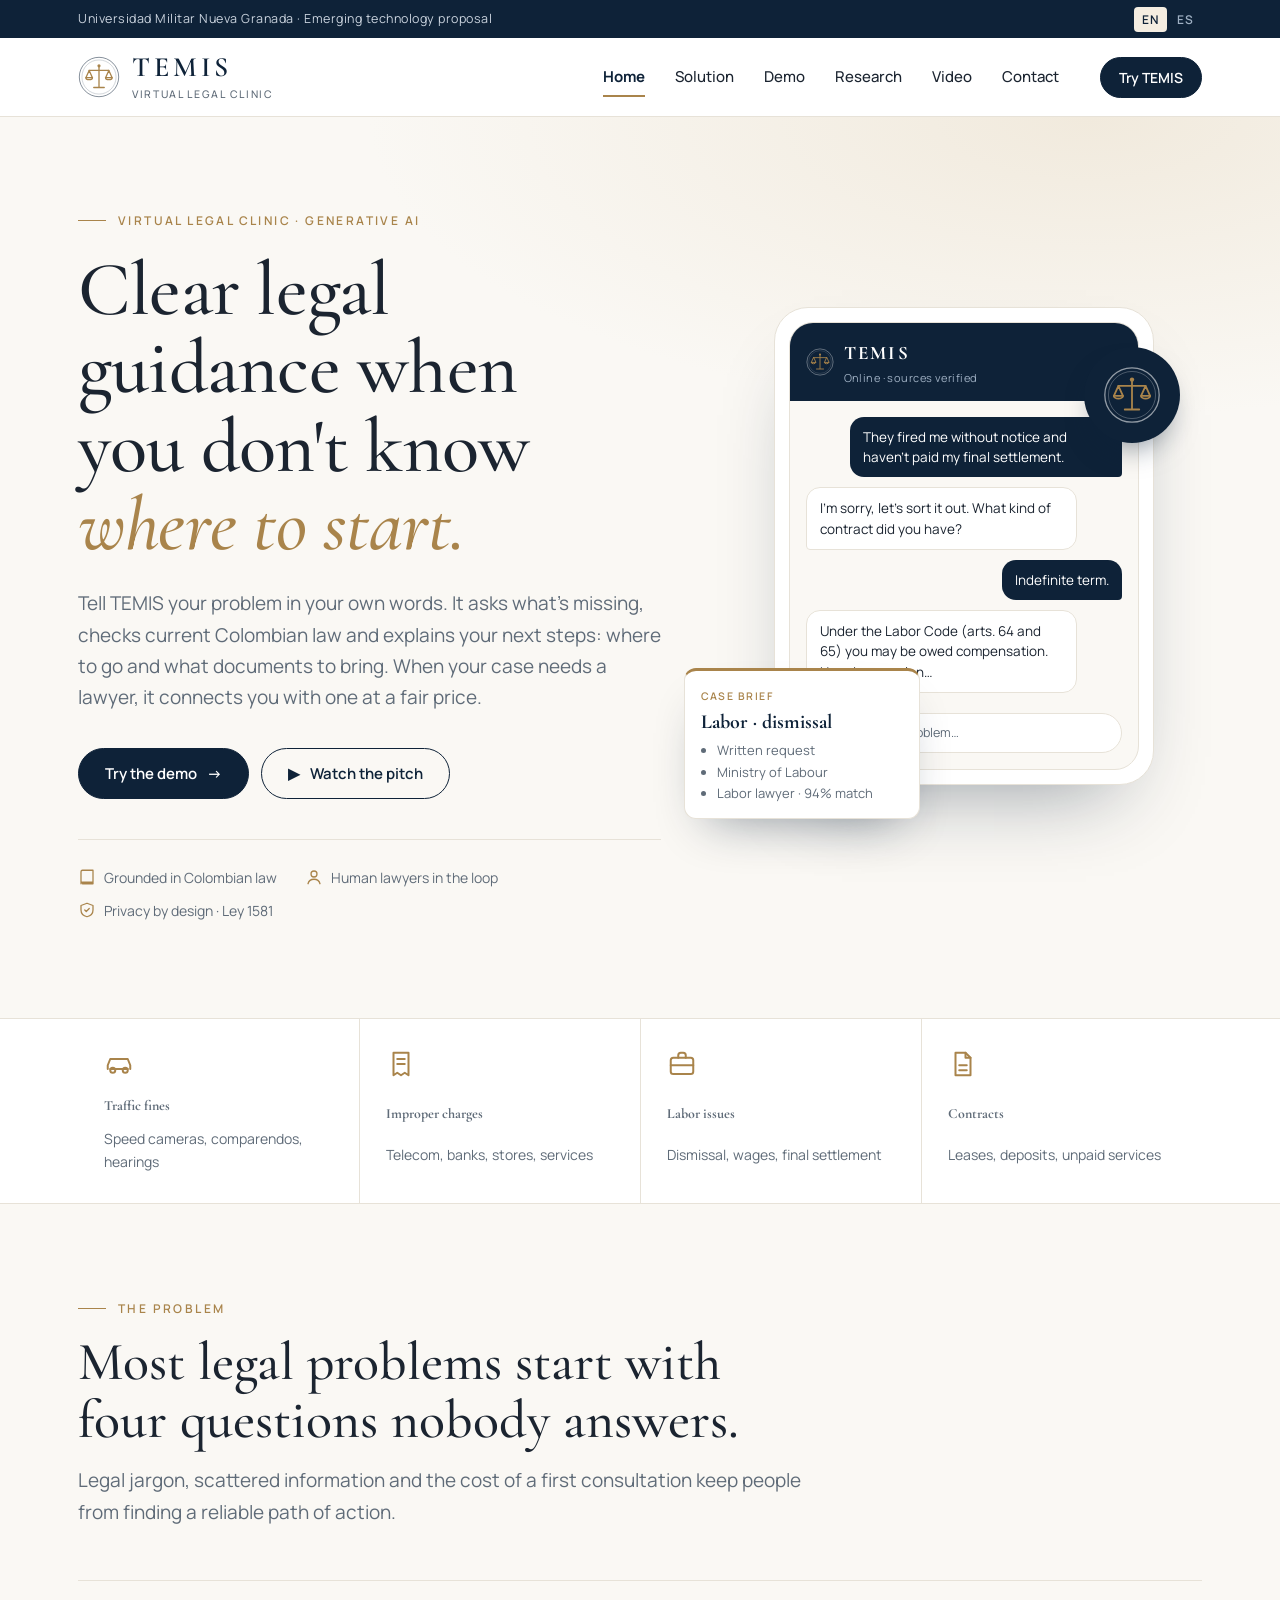
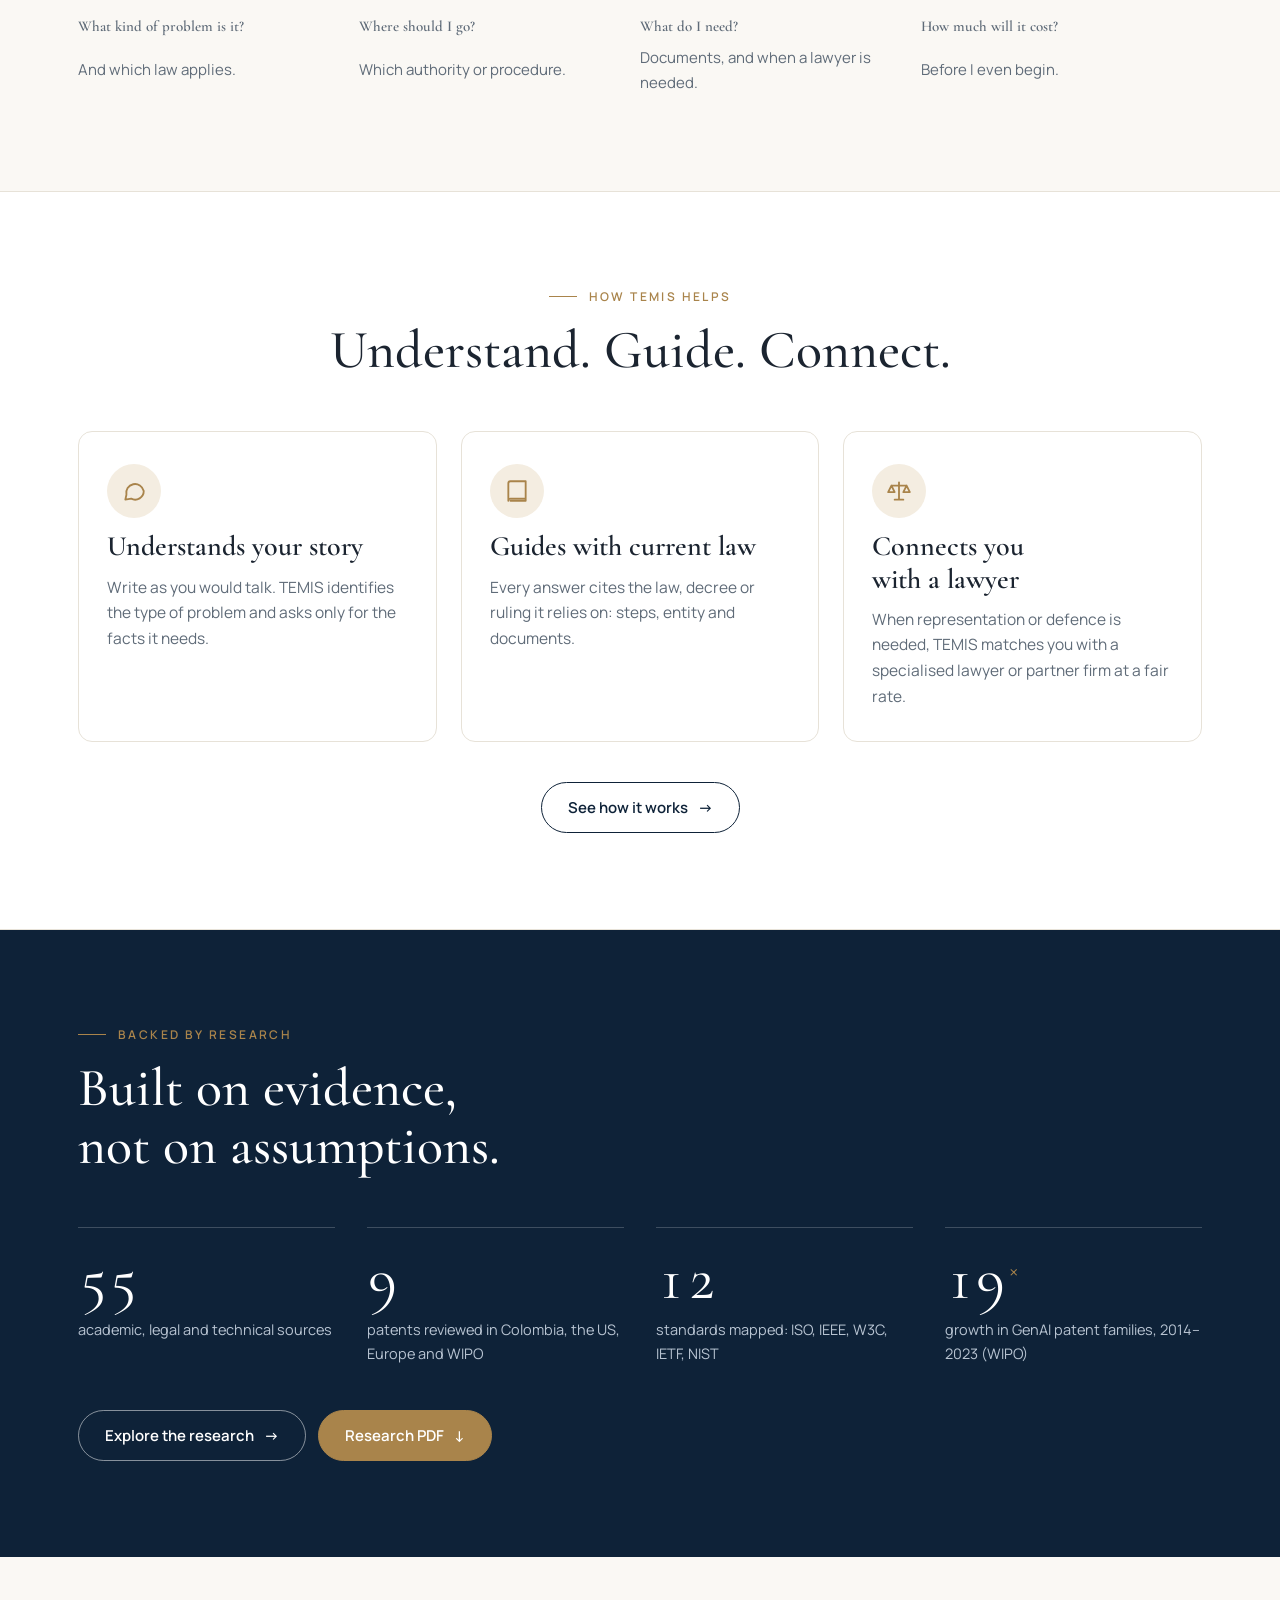
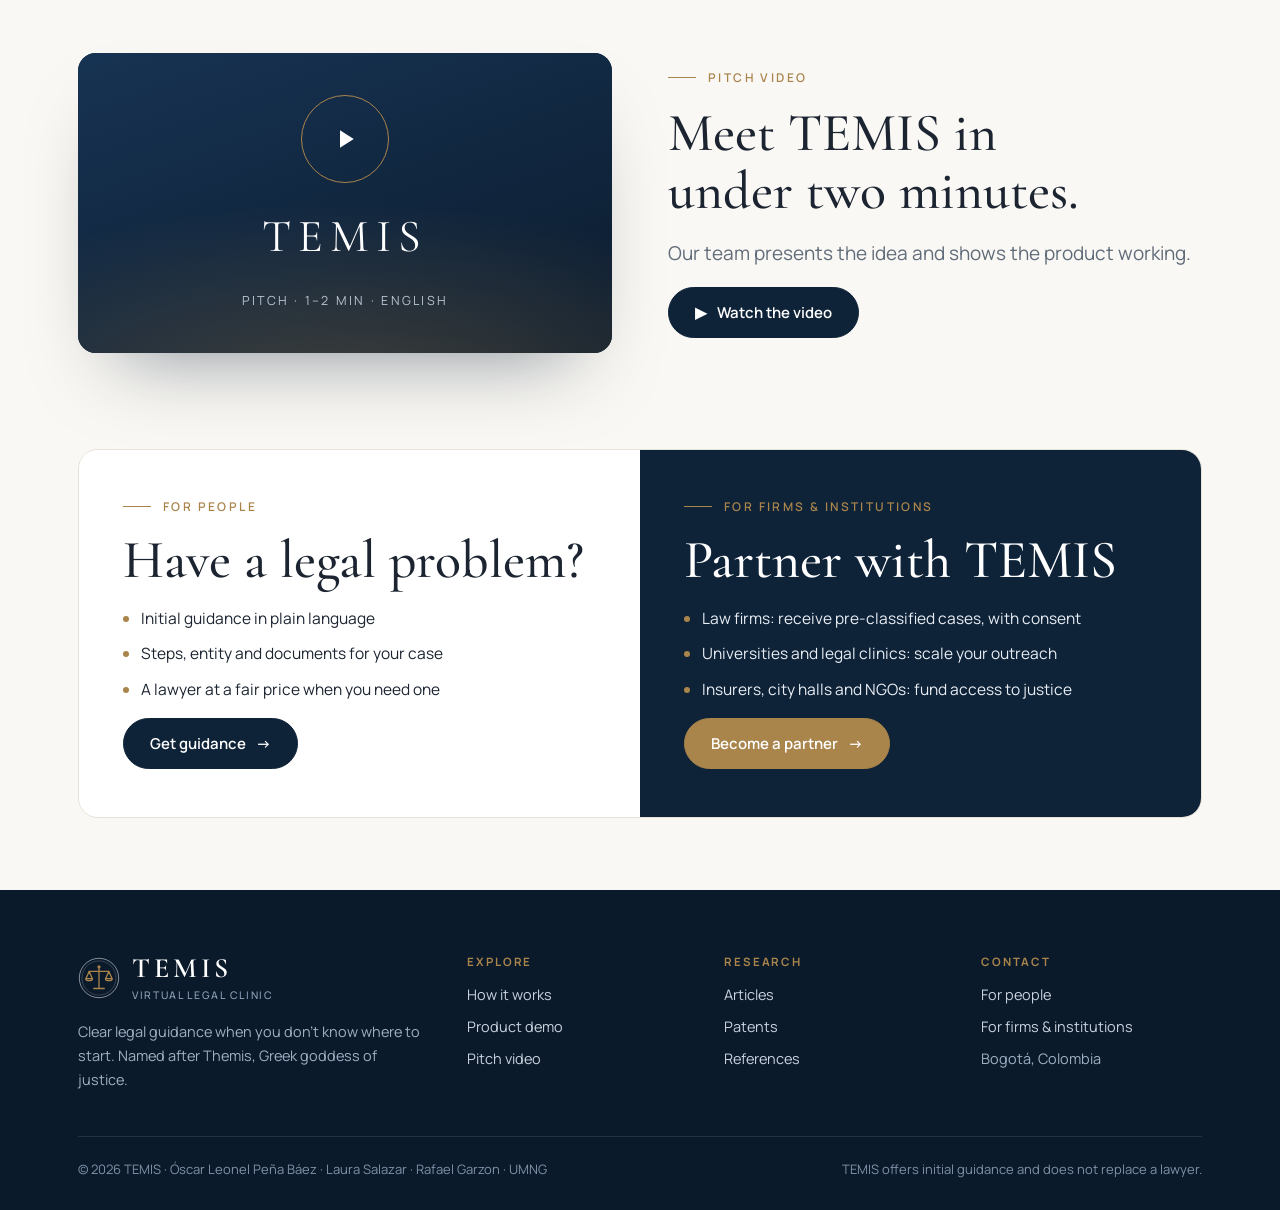
<file: index.html>
<!DOCTYPE html>
<html lang="en">
<head>
<meta charset="utf-8">
<meta name="viewport" content="width=device-width, initial-scale=1">
<title>TEMIS · Virtual legal clinic</title>
<meta name="description" content="TEMIS: virtual legal clinic powered by generative AI. Clear legal guidance when you don't know where to start.">
<link rel="icon" href="data:image/svg+xml,%3Csvg xmlns='http://www.w3.org/2000/svg' viewBox='0 0 24 24'%3E%3Crect width='24' height='24' rx='6' fill='%230E2238'/%3E%3Cpath d='M12 5v13M9 18h6M6 8h12M6 8l-2.5 5h5zM18 8l-2.5 5h5z' fill='none' stroke='%23A9844B' stroke-width='1.6' stroke-linecap='round' stroke-linejoin='round'/%3E%3C/svg%3E">
<link rel="preconnect" href="https://fonts.googleapis.com"><link rel="preconnect" href="https://fonts.gstatic.com" crossorigin>
<link href="https://fonts.googleapis.com/css2?family=Cormorant+Garamond:ital,wght@0,500;0,600;0,700;1,500&family=Manrope:wght@400;500;600;700&display=swap" rel="stylesheet">
<link rel="stylesheet" href="assets/style.css">
</head>
<body>
<div class="topbar"><div class="wrap"><span><span class="en">Universidad Militar Nueva Granada · Emerging technology proposal</span><span class="es">Universidad Militar Nueva Granada · Propuesta de tecnología emergente</span></span>
<div class="lang" role="group" aria-label="Language"><button type="button" data-l="en" aria-pressed="true">EN</button><button type="button" data-l="es" aria-pressed="false">ES</button></div></div></div>
<header class="site"><div class="wrap">
<a class="logo" href="index.html" aria-label="TEMIS home" style="color:var(--navy)"><svg viewBox="0 0 64 64" aria-hidden="true"><circle cx="32" cy="32" r="30" fill="none" stroke="currentColor" stroke-width="1.4" opacity=".55"/><circle cx="32" cy="32" r="26" fill="none" stroke="currentColor" stroke-width=".8" opacity=".35"/><g fill="none" stroke="#A9844B" stroke-width="2" stroke-linecap="round" stroke-linejoin="round"><path d="M32 15v32M24 48h16"/><path d="M17 22h30"/><path d="M17 22l-5 11h10zM47 22l-5 11h10z"/><path d="M12 33a5 3 0 0 0 10 0M42 33a5 3 0 0 0 10 0"/></g><circle cx="32" cy="15" r="2.4" fill="#A9844B"/></svg><span><span class="name">TEMIS</span><span class="tagline"><span class="en">Virtual legal clinic</span><span class="es">Consultorio jurídico virtual</span></span></span></a>
<button class="menu-btn" type="button" aria-expanded="false" aria-controls="mainnav"><span class="en">Menu</span><span class="es">Menú</span></button>
<nav class="main" id="mainnav" aria-label="Main"><a href="index.html" aria-current="page"><span class="en">Home</span><span class="es">Inicio</span></a><a href="solution.html"><span class="en">Solution</span><span class="es">Solución</span></a><a href="demo.html"><span class="en">Demo</span><span class="es">Demo</span></a><a href="research.html"><span class="en">Research</span><span class="es">Investigación</span></a><a href="video.html"><span class="en">Video</span><span class="es">Video</span></a><a href="contact.html"><span class="en">Contact</span><span class="es">Contacto</span></a></nav>
<a class="btn primary sm cta-nav" href="demo.html"><span class="en">Try TEMIS</span><span class="es">Probar TEMIS</span></a>
</div></header>
<main>

<section class="hero"><div class="wrap">
 <div>
  <span class="eyebrow"><span class="en">Virtual legal clinic · Generative AI</span><span class="es">Consultorio jurídico virtual · IA generativa</span></span>
  <h1 class="h-xl" style="margin-top:22px"><span class="en">Clear legal guidance when you don't know <em>where to start.</em></span><span class="es">Orientación jurídica clara cuando no sabes <em>por dónde empezar.</em></span></h1>
  <p class="lead"><span class="en">Tell TEMIS your problem in your own words. It asks what's missing, checks current Colombian law and explains your next steps: where to go and what documents to bring. When your case needs a lawyer, it connects you with one at a fair price.</span><span class="es">Cuéntale a TEMIS tu problema con tus propias palabras. Te pregunta lo que falta, consulta la normatividad colombiana vigente y te explica los siguientes pasos: a dónde acudir y qué documentos llevar. Si tu caso necesita un abogado, te conecta con uno a un precio razonable.</span></p>
  <div class="ctas"><a class="btn primary" href="demo.html"><span class="en">Try the demo</span><span class="es">Probar el demo</span> →</a><a class="btn" href="video.html">▶ <span class="en">Watch the pitch</span><span class="es">Ver el video</span></a></div>
  <div class="trust">
   <span><svg viewBox="0 0 24 24" fill="none" stroke="currentColor" stroke-width="1.7" stroke-linecap="round" stroke-linejoin="round" aria-hidden="true"><path d="M4 19V5a2 2 0 0 1 2-2h14v16H6a2 2 0 0 0-2 2zM20 19v2H6"/></svg><span class="en">Grounded in Colombian law</span><span class="es">Basado en la ley colombiana</span></span>
   <span><svg viewBox="0 0 24 24" fill="none" stroke="currentColor" stroke-width="1.7" stroke-linecap="round" stroke-linejoin="round" aria-hidden="true"><circle cx="12" cy="8" r="4"/><path d="M4 21c1-4 4-6 8-6s7 2 8 6"/></svg><span class="en">Human lawyers in the loop</span><span class="es">Abogados humanos en el proceso</span></span>
   <span><svg viewBox="0 0 24 24" fill="none" stroke="currentColor" stroke-width="1.7" stroke-linecap="round" stroke-linejoin="round" aria-hidden="true"><path d="M12 3 4 6v6c0 5 3.5 8 8 9 4.5-1 8-4 8-9V6z"/><path d="m9 12 2 2 4-4"/></svg><span class="en">Privacy by design · Ley 1581</span><span class="es">Privacidad desde el diseño · Ley 1581</span></span>
  </div>
 </div>
 <div class="mock">
  <div class="phone"><div class="scr">
   <div class="bar" style="color:#fff"><svg viewBox="0 0 64 64" aria-hidden="true"><circle cx="32" cy="32" r="30" fill="none" stroke="currentColor" stroke-width="1.4" opacity=".55"/><circle cx="32" cy="32" r="26" fill="none" stroke="currentColor" stroke-width=".8" opacity=".35"/><g fill="none" stroke="#A9844B" stroke-width="2" stroke-linecap="round" stroke-linejoin="round"><path d="M32 15v32M24 48h16"/><path d="M17 22h30"/><path d="M17 22l-5 11h10zM47 22l-5 11h10z"/><path d="M12 33a5 3 0 0 0 10 0M42 33a5 3 0 0 0 10 0"/></g><circle cx="32" cy="15" r="2.4" fill="#A9844B"/></svg><div><b>TEMIS</b><small><span class="en">Online · sources verified</span><span class="es">En línea · fuentes verificadas</span></small></div></div>
   <div class="msgs">
    <div class="bub u"><span class="en">They fired me without notice and haven't paid my final settlement.</span><span class="es">Me despidieron sin aviso y no me han pagado la liquidación.</span></div>
    <div class="bub b"><span class="en">I'm sorry, let's sort it out. What kind of contract did you have?</span><span class="es">Lo siento, vamos a organizarlo. ¿Qué tipo de contrato tenías?</span></div>
    <div class="bub u"><span class="en">Indefinite term.</span><span class="es">Término indefinido.</span></div>
    <div class="bub b"><span class="en">Under the Labor Code (arts. 64 and 65) you may be owed compensation. Here is your plan…</span><span class="es">Según el Código Sustantivo del Trabajo (arts. 64 y 65) podrías tener derecho a indemnización. Este es tu plan…</span></div>
   </div>
   <div class="inp"><span class="en">Describe your problem…</span><span class="es">Describe tu problema…</span></div>
  </div></div>
  <div class="float-card"><span class="k"><span class="en">Case brief</span><span class="es">Ficha del caso</span></span><b><span class="en">Labor · dismissal</span><span class="es">Laboral · despido</span></b>
   <ul><li><span class="en">Written request</span><span class="es">Solicitud escrita</span></li><li><span class="en">Ministry of Labour</span><span class="es">Ministerio del Trabajo</span></li><li><span class="en">Labor lawyer · 94% match</span><span class="es">Abogado laboral · 94%</span></li></ul></div>
  <div class="float-seal" style="color:#fff"><svg viewBox="0 0 64 64" aria-hidden="true"><circle cx="32" cy="32" r="30" fill="none" stroke="currentColor" stroke-width="1.4" opacity=".55"/><circle cx="32" cy="32" r="26" fill="none" stroke="currentColor" stroke-width=".8" opacity=".35"/><g fill="none" stroke="#A9844B" stroke-width="2" stroke-linecap="round" stroke-linejoin="round"><path d="M32 15v32M24 48h16"/><path d="M17 22h30"/><path d="M17 22l-5 11h10zM47 22l-5 11h10z"/><path d="M12 33a5 3 0 0 0 10 0M42 33a5 3 0 0 0 10 0"/></g><circle cx="32" cy="15" r="2.4" fill="#A9844B"/></svg></div>
 </div>
</div></section>

<div class="areas"><div class="wrap">
 <div class="area"><svg viewBox="0 0 24 24" fill="none" stroke="currentColor" stroke-width="1.6" stroke-linecap="round" stroke-linejoin="round" aria-hidden="true"><path d="M5 16h14M3 16v-3l2-5h14l2 5v3"/><circle cx="7" cy="17" r="2"/><circle cx="17" cy="17" r="2"/></svg><b><span class="en">Traffic fines</span><span class="es">Multas de tránsito</span></b><span><span class="en">Speed cameras, comparendos, hearings</span><span class="es">Fotomultas, comparendos, audiencias</span></span></div>
 <div class="area"><svg viewBox="0 0 24 24" fill="none" stroke="currentColor" stroke-width="1.6" stroke-linecap="round" stroke-linejoin="round" aria-hidden="true"><path d="M6 3h12v18l-3-2-3 2-3-2-3 2z"/><path d="M9 8h6M9 12h6"/></svg><b><span class="en">Improper charges</span><span class="es">Cobros indebidos</span></b><span><span class="en">Telecom, banks, stores, services</span><span class="es">Operadores, bancos, tiendas, servicios</span></span></div>
 <div class="area"><svg viewBox="0 0 24 24" fill="none" stroke="currentColor" stroke-width="1.6" stroke-linecap="round" stroke-linejoin="round" aria-hidden="true"><rect x="3" y="7" width="18" height="13" rx="2"/><path d="M9 7V5a2 2 0 0 1 2-2h2a2 2 0 0 1 2 2v2M3 13h18"/></svg><b><span class="en">Labor issues</span><span class="es">Problemas laborales</span></b><span><span class="en">Dismissal, wages, final settlement</span><span class="es">Despidos, salarios, liquidación</span></span></div>
 <div class="area"><svg viewBox="0 0 24 24" fill="none" stroke="currentColor" stroke-width="1.6" stroke-linecap="round" stroke-linejoin="round" aria-hidden="true"><path d="M14 3H6v18h12V7z"/><path d="M14 3v4h4M9 13h6M9 17h6"/></svg><b><span class="en">Contracts</span><span class="es">Contratos</span></b><span><span class="en">Leases, deposits, unpaid services</span><span class="es">Arriendos, depósitos, servicios incumplidos</span></span></div>
</div></div>

<section><div class="wrap">
 <div class="sec-head"><span class="eyebrow"><span class="en">The problem</span><span class="es">El problema</span></span><h2 class="h-lg"><span class="en">Most legal problems start with four questions nobody answers.</span><span class="es">La mayoría de problemas legales empiezan con cuatro preguntas que nadie responde.</span></h2>
 <p class="lead"><span class="en">Legal jargon, scattered information and the cost of a first consultation keep people from finding a reliable path of action.</span><span class="es">El lenguaje jurídico, la información dispersa y el costo de una primera consulta impiden encontrar una ruta de acción confiable.</span></p></div>
 <div class="qs">
  <div><b><span class="en">What kind of problem is it?</span><span class="es">¿Qué tipo de problema es?</span></b><span><span class="en">And which law applies.</span><span class="es">Y qué norma aplica.</span></span></div>
  <div><b><span class="en">Where should I go?</span><span class="es">¿A dónde debo acudir?</span></b><span><span class="en">Which authority or procedure.</span><span class="es">Qué autoridad o trámite.</span></span></div>
  <div><b><span class="en">What do I need?</span><span class="es">¿Qué necesito?</span></b><span><span class="en">Documents, and when a lawyer is needed.</span><span class="es">Documentos, y cuándo se necesita abogado.</span></span></div>
  <div><b><span class="en">How much will it cost?</span><span class="es">¿Cuánto me va a costar?</span></b><span><span class="en">Before I even begin.</span><span class="es">Antes siquiera de empezar.</span></span></div>
 </div>
</div></section>

<section class="alt"><div class="wrap">
 <div class="sec-head center"><span class="eyebrow"><span class="en">How TEMIS helps</span><span class="es">Cómo ayuda TEMIS</span></span><h2 class="h-lg"><span class="en">Understand. Guide. Connect.</span><span class="es">Entender. Orientar. Conectar.</span></h2></div>
 <div class="grid-3">
  <div class="card"><div class="icon-circle"><svg viewBox="0 0 24 24" fill="none" stroke="currentColor" stroke-width="1.7" stroke-linecap="round" stroke-linejoin="round" aria-hidden="true"><path d="M21 12a8 8 0 0 1-11.6 7.1L4 20l1-4.5A8 8 0 1 1 21 12z"/></svg></div><h3 class="h-md"><span class="en">Understands your story</span><span class="es">Entiende tu relato</span></h3><p><span class="en">Write as you would talk. TEMIS identifies the type of problem and asks only for the facts it needs.</span><span class="es">Escribe como hablarías. TEMIS identifica el tipo de problema y pregunta solo los datos que necesita.</span></p></div>
  <div class="card"><div class="icon-circle"><svg viewBox="0 0 24 24" fill="none" stroke="currentColor" stroke-width="1.7" stroke-linecap="round" stroke-linejoin="round" aria-hidden="true"><path d="M4 19V5a2 2 0 0 1 2-2h14v16H6a2 2 0 0 0-2 2zM20 19v2H6"/></svg></div><h3 class="h-md"><span class="en">Guides with current law</span><span class="es">Orienta con la norma vigente</span></h3><p><span class="en">Every answer cites the law, decree or ruling it relies on: steps, entity and documents.</span><span class="es">Cada respuesta cita la ley, el decreto o la sentencia en que se basa: pasos, entidad y documentos.</span></p></div>
  <div class="card"><div class="icon-circle"><svg viewBox="0 0 24 24" fill="none" stroke="currentColor" stroke-width="1.7" stroke-linecap="round" stroke-linejoin="round" aria-hidden="true"><path d="M12 4v16M8 20h8M5 7h14M5 7l-3 6h6zM19 7l-3 6h6z"/></svg></div><h3 class="h-md"><span class="en">Connects you with a lawyer</span><span class="es">Te conecta con un abogado</span></h3><p><span class="en">When representation or defence is needed, TEMIS matches you with a specialised lawyer or partner firm at a fair rate.</span><span class="es">Cuando se requiere representación o defensa, TEMIS te conecta con un abogado o bufete aliado especializado a una tarifa razonable.</span></p></div>
 </div>
 <p style="text-align:center;margin-top:40px"><a class="btn" href="solution.html"><span class="en">See how it works</span><span class="es">Ver cómo funciona</span> →</a></p>
</div></section>

<section class="dark"><div class="wrap">
 <div class="sec-head"><span class="eyebrow"><span class="en">Backed by research</span><span class="es">Respaldado por investigación</span></span><h2 class="h-lg" style="color:#fff"><span class="en">Built on evidence, not on assumptions.</span><span class="es">Construido sobre evidencia, no sobre supuestos.</span></h2></div>
 <div class="stats">
  <div class="stat"><div class="n">55</div><p><span class="en">academic, legal and technical sources</span><span class="es">fuentes académicas, jurídicas y técnicas</span></p></div>
  <div class="stat"><div class="n">9</div><p><span class="en">patents reviewed in Colombia, the US, Europe and WIPO</span><span class="es">patentes revisadas en Colombia, EE. UU., Europa y OMPI</span></p></div>
  <div class="stat"><div class="n">12</div><p><span class="en">standards mapped: ISO, IEEE, W3C, IETF, NIST</span><span class="es">normas mapeadas: ISO, IEEE, W3C, IETF, NIST</span></p></div>
  <div class="stat"><div class="n">19<sup>×</sup></div><p><span class="en">growth in GenAI patent families, 2014–2023 (WIPO)</span><span class="es">crecimiento de patentes de IA generativa, 2014–2023 (OMPI)</span></p></div>
 </div>
 <p style="margin-top:44px;display:flex;flex-wrap:wrap;gap:12px"><a class="btn light" href="research.html"><span class="en">Explore the research</span><span class="es">Explorar la investigación</span> →</a><a class="btn gold" href="docs/TEMIS-investigacion.pdf" target="_blank" rel="noopener"><span class="en">Research PDF</span><span class="es">PDF de la investigación</span> ↓</a></p>
</div></section>

<section><div class="wrap">
 <div class="grid-2" style="align-items:center;gap:56px">
  <a class="player" href="video.html" style="display:block"><div class="poster"><div class="in"><span class="play"><svg width="30" height="30" viewBox="0 0 24 24"><path d="M8 5v14l11-7z" fill="#fff"/></svg></span><span class="t">TEMIS</span><span class="m">Pitch · 1–2 min · English</span></div></div></a>
  <div style="display:grid;gap:18px"><span class="eyebrow"><span class="en">Pitch video</span><span class="es">Video pitch</span></span><h2 class="h-lg"><span class="en">Meet TEMIS in under two minutes.</span><span class="es">Conoce TEMIS en menos de dos minutos.</span></h2><p class="lead"><span class="en">Our team presents the idea and shows the product working.</span><span class="es">Nuestro equipo presenta la idea y muestra el producto funcionando.</span></p><a class="btn primary" href="video.html" style="justify-self:start">▶ <span class="en">Watch the video</span><span class="es">Ver el video</span></a></div>
 </div>
</div></section>

<section class="tight" style="padding-top:0"><div class="wrap">
 <div class="split">
  <div class="p"><span class="eyebrow"><span class="en">For people</span><span class="es">Para personas</span></span><h3 class="h-lg"><span class="en">Have a legal problem?</span><span class="es">¿Tienes un problema legal?</span></h3>
   <ul><li><span class="en">Initial guidance in plain language</span><span class="es">Orientación inicial en lenguaje sencillo</span></li><li><span class="en">Steps, entity and documents for your case</span><span class="es">Pasos, entidad y documentos para tu caso</span></li><li><span class="en">A lawyer at a fair price when you need one</span><span class="es">Un abogado a precio razonable cuando lo necesites</span></li></ul>
   <a class="btn primary" href="contact.html"><span class="en">Get guidance</span><span class="es">Recibir orientación</span> →</a></div>
  <div class="c"><span class="eyebrow"><span class="en">For firms &amp; institutions</span><span class="es">Para bufetes e instituciones</span></span><h3 class="h-lg" style="color:#fff"><span class="en">Partner with TEMIS</span><span class="es">Alíate con TEMIS</span></h3>
   <ul><li><span class="en">Law firms: receive pre-classified cases, with consent</span><span class="es">Bufetes: reciban casos ya clasificados, con consentimiento</span></li><li><span class="en">Universities and legal clinics: scale your outreach</span><span class="es">Universidades y consultorios: amplíen su alcance</span></li><li><span class="en">Insurers, city halls and NGOs: fund access to justice</span><span class="es">Aseguradoras, alcaldías y ONG: financien el acceso a la justicia</span></li></ul>
   <a class="btn gold" href="contact.html#companies"><span class="en">Become a partner</span><span class="es">Ser aliado</span> →</a></div>
 </div>
</div></section>

</main>
<footer class="site"><div class="wrap">
<div class="cols">
 <div><a class="logo" href="index.html" style="color:#fff"><svg viewBox="0 0 64 64" aria-hidden="true"><circle cx="32" cy="32" r="30" fill="none" stroke="currentColor" stroke-width="1.4" opacity=".55"/><circle cx="32" cy="32" r="26" fill="none" stroke="currentColor" stroke-width=".8" opacity=".35"/><g fill="none" stroke="#A9844B" stroke-width="2" stroke-linecap="round" stroke-linejoin="round"><path d="M32 15v32M24 48h16"/><path d="M17 22h30"/><path d="M17 22l-5 11h10zM47 22l-5 11h10z"/><path d="M12 33a5 3 0 0 0 10 0M42 33a5 3 0 0 0 10 0"/></g><circle cx="32" cy="15" r="2.4" fill="#A9844B"/></svg><span><span class="name">TEMIS</span><span class="tagline"><span class="en">Virtual legal clinic</span><span class="es">Consultorio jurídico virtual</span></span></span></a>
 <p style="margin-top:18px;max-width:38ch"><span class="en">Clear legal guidance when you don't know where to start. Named after Themis, Greek goddess of justice.</span><span class="es">Orientación jurídica clara cuando no sabes por dónde empezar. Inspirado en Temis, diosa griega de la justicia.</span></p></div>
 <div><h4><span class="en">Explore</span><span class="es">Explora</span></h4><ul><li><a href="solution.html"><span class="en">How it works</span><span class="es">Cómo funciona</span></a></li><li><a href="demo.html"><span class="en">Product demo</span><span class="es">Demo del producto</span></a></li><li><a href="video.html"><span class="en">Pitch video</span><span class="es">Video pitch</span></a></li></ul></div>
 <div><h4><span class="en">Research</span><span class="es">Investigación</span></h4><ul><li><a href="research.html#articles"><span class="en">Articles</span><span class="es">Artículos</span></a></li><li><a href="research.html#patents"><span class="en">Patents</span><span class="es">Patentes</span></a></li><li><a href="research.html#references"><span class="en">References</span><span class="es">Referencias</span></a></li></ul></div>
 <div><h4><span class="en">Contact</span><span class="es">Contacto</span></h4><ul><li><a href="contact.html"><span class="en">For people</span><span class="es">Para personas</span></a></li><li><a href="contact.html#companies"><span class="en">For firms &amp; institutions</span><span class="es">Para bufetes e instituciones</span></a></li><li>Bogotá, Colombia</li></ul></div>
</div>
<div class="legal"><span>© 2026 TEMIS · Óscar Leonel Peña Báez · Laura Salazar · Rafael Garzon · UMNG</span><span><span class="en">TEMIS offers initial guidance and does not replace a lawyer.</span><span class="es">TEMIS ofrece orientación inicial y no reemplaza a un abogado.</span></span></div>
</div></footer>
<script src="assets/app.js"></script>

</body>
</html>
</file>
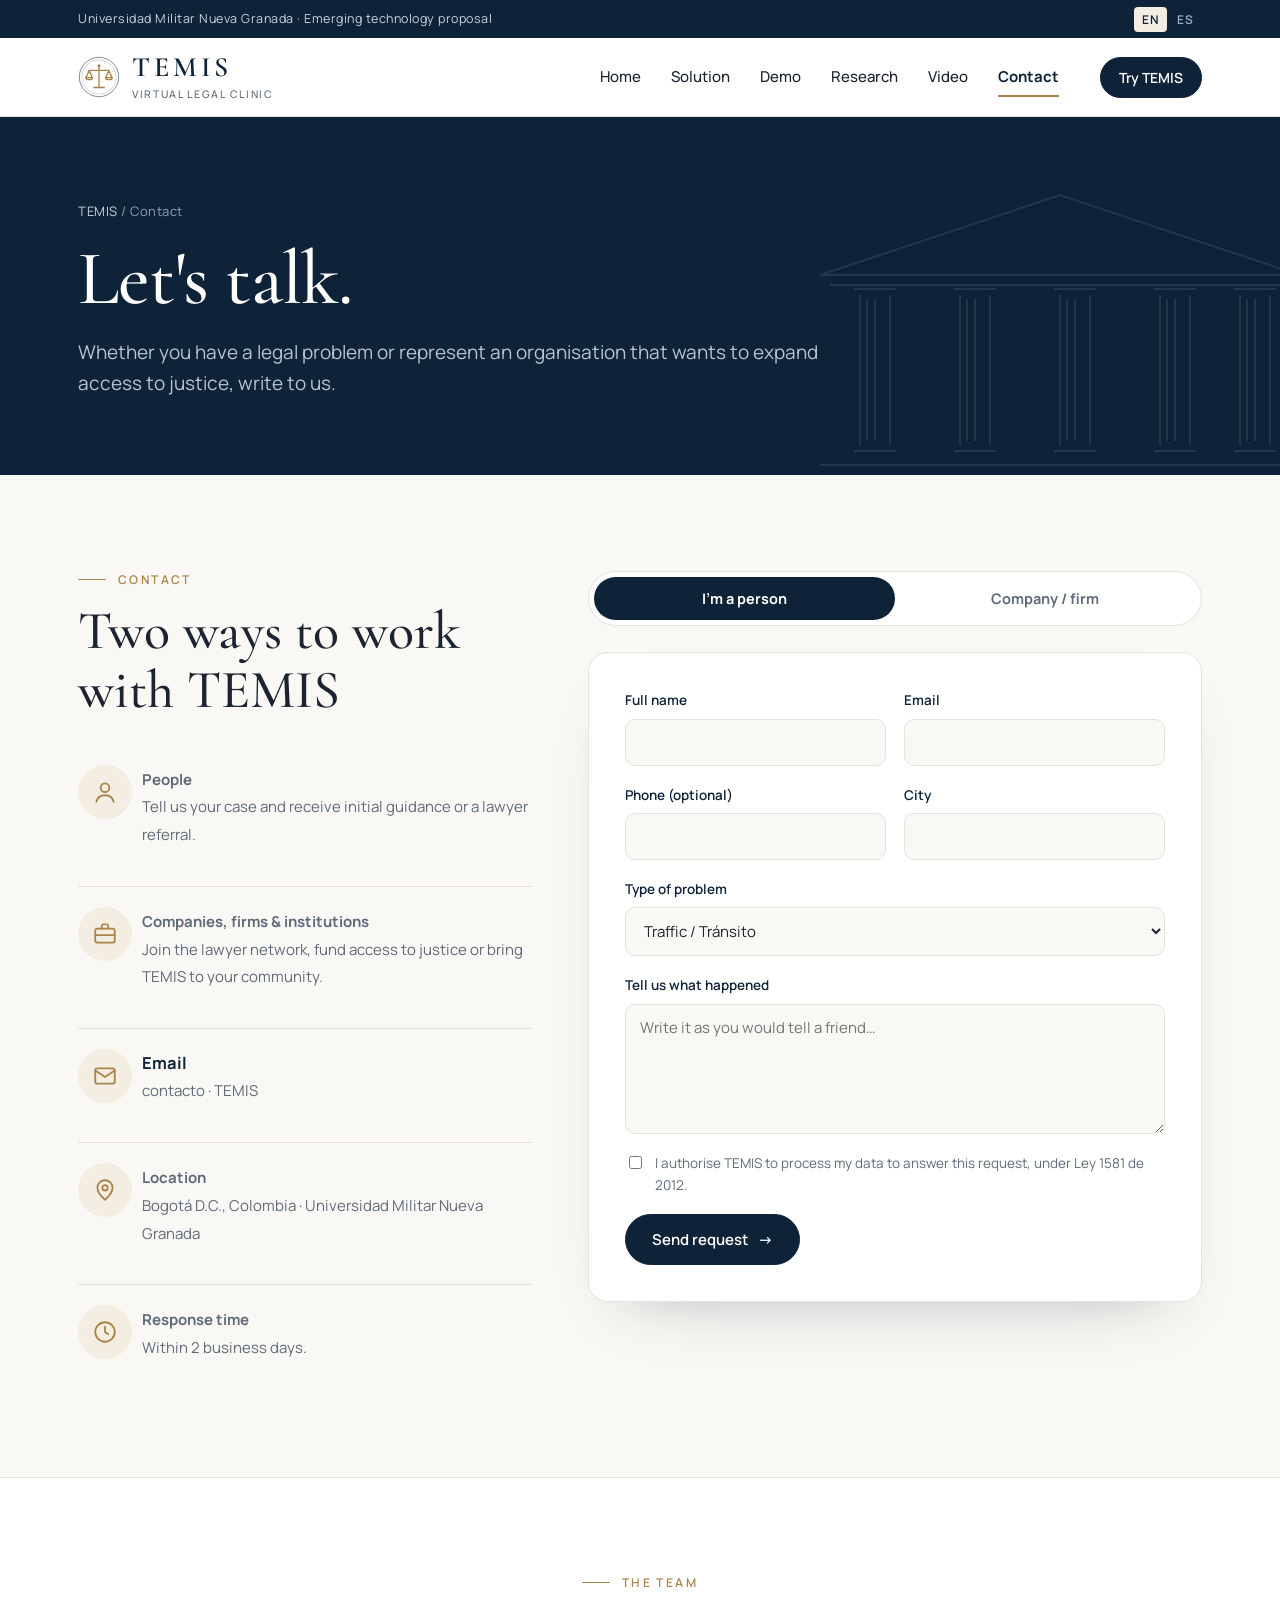
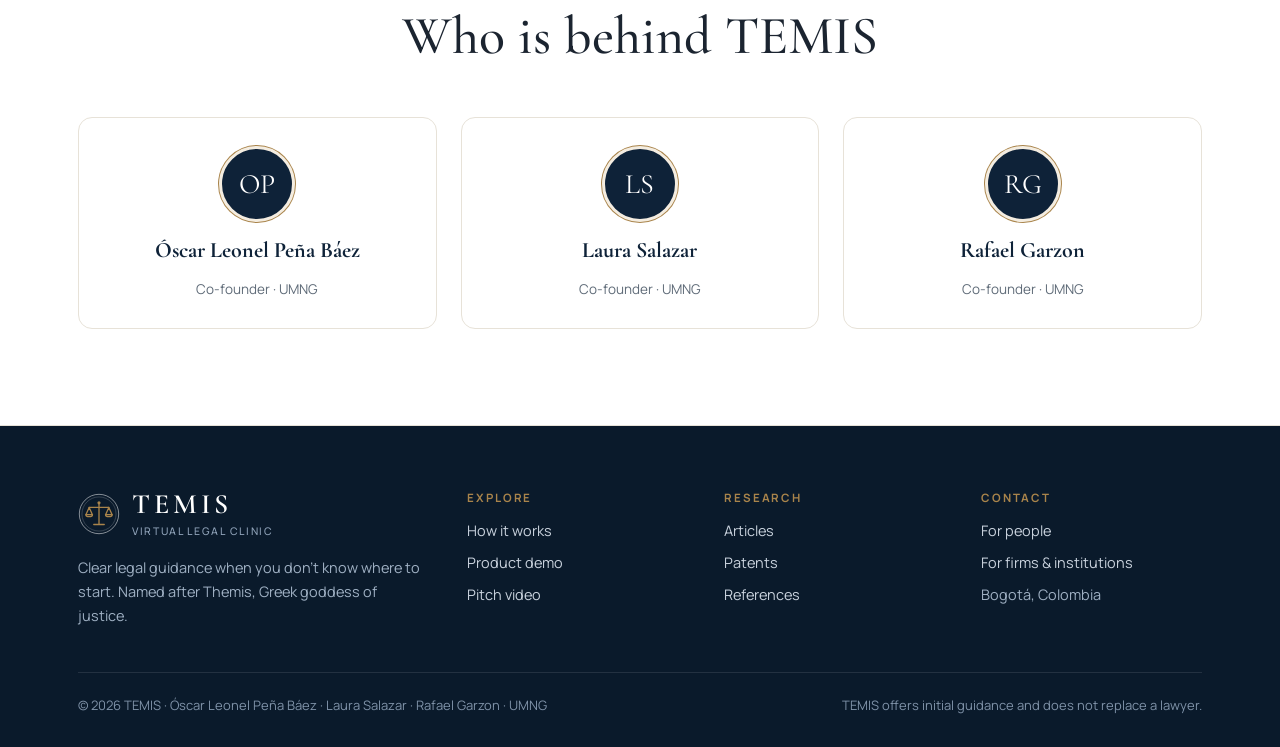
<file: contact.html>
<!DOCTYPE html>
<html lang="en">
<head>
<meta charset="utf-8">
<meta name="viewport" content="width=device-width, initial-scale=1">
<title>Contact · TEMIS</title>
<meta name="description" content="TEMIS: virtual legal clinic powered by generative AI. Clear legal guidance when you don't know where to start.">
<link rel="icon" href="data:image/svg+xml,%3Csvg xmlns='http://www.w3.org/2000/svg' viewBox='0 0 24 24'%3E%3Crect width='24' height='24' rx='6' fill='%230E2238'/%3E%3Cpath d='M12 5v13M9 18h6M6 8h12M6 8l-2.5 5h5zM18 8l-2.5 5h5z' fill='none' stroke='%23A9844B' stroke-width='1.6' stroke-linecap='round' stroke-linejoin='round'/%3E%3C/svg%3E">
<link rel="preconnect" href="https://fonts.googleapis.com"><link rel="preconnect" href="https://fonts.gstatic.com" crossorigin>
<link href="https://fonts.googleapis.com/css2?family=Cormorant+Garamond:ital,wght@0,500;0,600;0,700;1,500&family=Manrope:wght@400;500;600;700&display=swap" rel="stylesheet">
<link rel="stylesheet" href="assets/style.css">
</head>
<body>
<div class="topbar"><div class="wrap"><span><span class="en">Universidad Militar Nueva Granada · Emerging technology proposal</span><span class="es">Universidad Militar Nueva Granada · Propuesta de tecnología emergente</span></span>
<div class="lang" role="group" aria-label="Language"><button type="button" data-l="en" aria-pressed="true">EN</button><button type="button" data-l="es" aria-pressed="false">ES</button></div></div></div>
<header class="site"><div class="wrap">
<a class="logo" href="index.html" aria-label="TEMIS home" style="color:var(--navy)"><svg viewBox="0 0 64 64" aria-hidden="true"><circle cx="32" cy="32" r="30" fill="none" stroke="currentColor" stroke-width="1.4" opacity=".55"/><circle cx="32" cy="32" r="26" fill="none" stroke="currentColor" stroke-width=".8" opacity=".35"/><g fill="none" stroke="#A9844B" stroke-width="2" stroke-linecap="round" stroke-linejoin="round"><path d="M32 15v32M24 48h16"/><path d="M17 22h30"/><path d="M17 22l-5 11h10zM47 22l-5 11h10z"/><path d="M12 33a5 3 0 0 0 10 0M42 33a5 3 0 0 0 10 0"/></g><circle cx="32" cy="15" r="2.4" fill="#A9844B"/></svg><span><span class="name">TEMIS</span><span class="tagline"><span class="en">Virtual legal clinic</span><span class="es">Consultorio jurídico virtual</span></span></span></a>
<button class="menu-btn" type="button" aria-expanded="false" aria-controls="mainnav"><span class="en">Menu</span><span class="es">Menú</span></button>
<nav class="main" id="mainnav" aria-label="Main"><a href="index.html"><span class="en">Home</span><span class="es">Inicio</span></a><a href="solution.html"><span class="en">Solution</span><span class="es">Solución</span></a><a href="demo.html"><span class="en">Demo</span><span class="es">Demo</span></a><a href="research.html"><span class="en">Research</span><span class="es">Investigación</span></a><a href="video.html"><span class="en">Video</span><span class="es">Video</span></a><a href="contact.html" aria-current="page"><span class="en">Contact</span><span class="es">Contacto</span></a></nav>
<a class="btn primary sm cta-nav" href="demo.html"><span class="en">Try TEMIS</span><span class="es">Probar TEMIS</span></a>
</div></header>
<main>
<section class="page-hero"><svg class="columns" viewBox="0 0 520 300" aria-hidden="true" fill="none" stroke="#fff" stroke-width="2"><path d="M20 90 L260 10 L500 90 Z"/><path d="M40 90h440M30 100h460"/><path d="M60 110v150M90 110v150M54 104h42M54 266h42"/><path d="M67 114v142"/><path d="M75 114v142"/><path d="M160 110v150M190 110v150M154 104h42M154 266h42"/><path d="M167 114v142"/><path d="M175 114v142"/><path d="M260 110v150M290 110v150M254 104h42M254 266h42"/><path d="M267 114v142"/><path d="M275 114v142"/><path d="M360 110v150M390 110v150M354 104h42M354 266h42"/><path d="M367 114v142"/><path d="M375 114v142"/><path d="M440 110v150M470 110v150M434 104h42M434 266h42"/><path d="M447 114v142"/><path d="M455 114v142"/><path d="M20 280h480M10 292h500"/></svg><div class="wrap">
<div class="crumbs"><a href="index.html">TEMIS</a> / <span class="en">Contact</span><span class="es">Contacto</span></div>
<h1 class="h-xl" style="max-width:16ch"><span class="en">Let's talk.</span><span class="es">Hablemos.</span></h1>
<p class="lead"><span class="en">Whether you have a legal problem or represent an organisation that wants to expand access to justice, write to us.</span><span class="es">Si tienes un problema legal o representas una organización que quiere ampliar el acceso a la justicia, escríbenos.</span></p></div></section>
<section><div class="wrap"><div class="contact-wrap">
 <div style="display:grid;gap:26px">
  <div style="display:grid;gap:14px"><span class="eyebrow"><span class="en">Contact</span><span class="es">Contacto</span></span><h2 class="h-lg"><span class="en">Two ways to work with TEMIS</span><span class="es">Dos formas de trabajar con TEMIS</span></h2></div>
  <div class="info">
   <div class="item"><div class="icon-circle"><svg viewBox="0 0 24 24" fill="none" stroke="currentColor" stroke-width="1.7" stroke-linecap="round" stroke-linejoin="round" aria-hidden="true"><circle cx="12" cy="8" r="4"/><path d="M4 21c1-4 4-6 8-6s7 2 8 6"/></svg></div><div><b><span class="en">People</span><span class="es">Personas</span></b><span><span class="en">Tell us your case and receive initial guidance or a lawyer referral.</span><span class="es">Cuéntanos tu caso y recibe orientación inicial o la remisión a un abogado.</span></span></div></div>
   <div class="item"><div class="icon-circle"><svg viewBox="0 0 24 24" fill="none" stroke="currentColor" stroke-width="1.6" stroke-linecap="round" stroke-linejoin="round" aria-hidden="true"><rect x="3" y="7" width="18" height="13" rx="2"/><path d="M9 7V5a2 2 0 0 1 2-2h2a2 2 0 0 1 2 2v2M3 13h18"/></svg></div><div><b><span class="en">Companies, firms &amp; institutions</span><span class="es">Empresas, bufetes e instituciones</span></b><span><span class="en">Join the lawyer network, fund access to justice or bring TEMIS to your community.</span><span class="es">Únete a la red de abogados, financia el acceso a la justicia o lleva TEMIS a tu comunidad.</span></span></div></div>
   <div class="item"><div class="icon-circle"><svg viewBox="0 0 24 24" fill="none" stroke="currentColor" stroke-width="1.7" stroke-linecap="round" stroke-linejoin="round" aria-hidden="true"><rect x="3" y="5" width="18" height="14" rx="2"/><path d="m3 7 9 6 9-6"/></svg></div><div><b>Email</b><span data-email></span></div></div>
   <div class="item"><div class="icon-circle"><svg viewBox="0 0 24 24" fill="none" stroke="currentColor" stroke-width="1.7" stroke-linecap="round" stroke-linejoin="round" aria-hidden="true"><path d="M12 21s-7-6-7-11a7 7 0 0 1 14 0c0 5-7 11-7 11z"/><circle cx="12" cy="10" r="2.5"/></svg></div><div><b><span class="en">Location</span><span class="es">Ubicación</span></b><span>Bogotá D.C., Colombia · Universidad Militar Nueva Granada</span></div></div>
   <div class="item"><div class="icon-circle"><svg viewBox="0 0 24 24" fill="none" stroke="currentColor" stroke-width="1.7" stroke-linecap="round" stroke-linejoin="round" aria-hidden="true"><circle cx="12" cy="12" r="9"/><path d="M12 7v5l3 2"/></svg></div><div><b><span class="en">Response time</span><span class="es">Tiempo de respuesta</span></b><span><span class="en">Within 2 business days.</span><span class="es">En máximo 2 días hábiles.</span></span></div></div>
  </div>
 </div>
 <div>
  <div class="aud-tabs" role="tablist" aria-label="Who are you?">
   <button role="tab" id="tab-pe" aria-controls="f-pe" aria-selected="true" type="button"><span class="en">I'm a person</span><span class="es">Soy persona</span></button>
   <button role="tab" id="tab-co" aria-controls="f-co" aria-selected="false" type="button"><span class="en">Company / firm</span><span class="es">Empresa / bufete</span></button>
  </div>
  <form class="form" id="f-pe" data-kind="person" role="tabpanel" aria-labelledby="tab-pe">
   <div class="fgrid">
    <div class="field"><label for="name"><span class="en">Full name</span><span class="es">Nombre completo</span></label><input id="name" name="name" type="text" required></div>
    <div class="field"><label for="email"><span class="en">Email</span><span class="es">Correo</span></label><input id="email" name="email" type="email" required></div>
    <div class="field"><label for="phone"><span class="en">Phone (optional)</span><span class="es">Teléfono (opcional)</span></label><input id="phone" name="phone" type="tel"></div>
    <div class="field"><label for="city"><span class="en">City</span><span class="es">Ciudad</span></label><input id="city" name="city" type="text" required></div>
    <div class="field full"><label for="topic"><span class="en">Type of problem</span><span class="es">Tipo de problema</span></label><select id="topic" name="topic"><option value="Traffic">Traffic / Tránsito</option><option value="Consumer / charges">Consumer / charges / Consumidor / cobros</option><option value="Labor">Labor / Laboral</option><option value="Lease / contract">Lease / contract / Arriendo / contrato</option><option value="Other">Other / Otro</option></select></div>
    <div class="field full"><label for="message"><span class="en">Tell us what happened</span><span class="es">Cuéntanos qué pasó</span></label><textarea id="message" name="message" required data-ph-en="Write it as you would tell a friend…" data-ph-es="Escríbelo como se lo contarías a un amigo…" placeholder="Write it as you would tell a friend…"></textarea></div>
    <div class="consent"><input type="checkbox" id="c-pe" name="consent" required><label for="c-pe"><span class="en">I authorise TEMIS to process my data to answer this request, under Ley 1581 de 2012.</span><span class="es">Autorizo a TEMIS a tratar mis datos para responder esta solicitud, conforme a la Ley 1581 de 2012.</span></label></div>
<button class="btn primary send" type="submit"><span class="en">Send request</span><span class="es">Enviar solicitud</span> →</button>
<p class="ok-msg" role="status" hidden><span class="en">Thank you. Your request has been registered and the TEMIS team will contact you.</span><span class="es">Gracias. Tu solicitud quedó registrada y el equipo de TEMIS te contactará.</span></p>
   </div>
  </form>
  <form class="form" id="f-co" data-kind="company" role="tabpanel" aria-labelledby="tab-co" hidden>
   <div class="fgrid">
    <div class="field"><label for="co-org"><span class="en">Organisation</span><span class="es">Organización</span></label><input id="co-org" name="org" type="text" required></div>
    <div class="field"><label for="co-orgtype"><span class="en">Type</span><span class="es">Tipo</span></label><select id="co-orgtype" name="orgtype"><option value="Law firm / lawyer">Law firm / lawyer / Bufete / abogado</option><option value="University / legal clinic">University / legal clinic / Universidad / consultorio jurídico</option><option value="Insurer">Insurer / Aseguradora</option><option value="City hall / public entity">City hall / public entity / Alcaldía / entidad pública</option><option value="NGO / social organisation">NGO / social organisation / ONG / organización social</option></select></div>
    <div class="field"><label for="co-name"><span class="en">Contact name</span><span class="es">Nombre de contacto</span></label><input id="co-name" name="name" type="text" required></div>
    <div class="field"><label for="co-role"><span class="en">Role</span><span class="es">Cargo</span></label><input id="co-role" name="role" type="text" required></div>
    <div class="field"><label for="co-email"><span class="en">Work email</span><span class="es">Correo corporativo</span></label><input id="co-email" name="email" type="email" required></div>
    <div class="field"><label for="co-phone"><span class="en">Phone</span><span class="es">Teléfono</span></label><input id="co-phone" name="phone" type="tel" required></div>
    <div class="field full"><label for="co-interest"><span class="en">Interest</span><span class="es">Interés</span></label><select id="co-interest" name="interest"><option value="Join the lawyer network">Join the lawyer network / Unirse a la red de abogados</option><option value="Fund or sponsor access">Fund or sponsor access / Financiar o patrocinar</option><option value="Pilot in my institution">Pilot in my institution / Piloto en mi institución</option><option value="Other">Other / Otro</option></select></div>
    <div class="field full"><label for="co-message"><span class="en">Message</span><span class="es">Mensaje</span></label><textarea id="co-message" name="message" required></textarea></div>
    <div class="consent"><input type="checkbox" id="c-co" name="consent" required><label for="c-co"><span class="en">I authorise TEMIS to process my data to answer this request, under Ley 1581 de 2012.</span><span class="es">Autorizo a TEMIS a tratar mis datos para responder esta solicitud, conforme a la Ley 1581 de 2012.</span></label></div>
<button class="btn primary send" type="submit"><span class="en">Send request</span><span class="es">Enviar solicitud</span> →</button>
<p class="ok-msg" role="status" hidden><span class="en">Thank you. Your request has been registered and the TEMIS team will contact you.</span><span class="es">Gracias. Tu solicitud quedó registrada y el equipo de TEMIS te contactará.</span></p>
   </div>
  </form>
 </div>
</div></div></section>

<section class="alt"><div class="wrap">
 <div class="sec-head center"><span class="eyebrow"><span class="en">The team</span><span class="es">El equipo</span></span><h2 class="h-lg"><span class="en">Who is behind TEMIS</span><span class="es">Quiénes están detrás de TEMIS</span></h2></div>
 <div class="team">
  <div class="member"><span class="ini">OP</span><b>Óscar Leonel Peña Báez</b><span><span class="en">Co-founder · UMNG</span><span class="es">Cofundador · UMNG</span></span></div>
  <div class="member"><span class="ini">LS</span><b>Laura Salazar</b><span><span class="en">Co-founder · UMNG</span><span class="es">Cofundadora · UMNG</span></span></div>
  <div class="member"><span class="ini">RG</span><b>Rafael Garzon</b><span><span class="en">Co-founder · UMNG</span><span class="es">Cofundador · UMNG</span></span></div>
 </div>
</div></section>

</main>
<footer class="site"><div class="wrap">
<div class="cols">
 <div><a class="logo" href="index.html" style="color:#fff"><svg viewBox="0 0 64 64" aria-hidden="true"><circle cx="32" cy="32" r="30" fill="none" stroke="currentColor" stroke-width="1.4" opacity=".55"/><circle cx="32" cy="32" r="26" fill="none" stroke="currentColor" stroke-width=".8" opacity=".35"/><g fill="none" stroke="#A9844B" stroke-width="2" stroke-linecap="round" stroke-linejoin="round"><path d="M32 15v32M24 48h16"/><path d="M17 22h30"/><path d="M17 22l-5 11h10zM47 22l-5 11h10z"/><path d="M12 33a5 3 0 0 0 10 0M42 33a5 3 0 0 0 10 0"/></g><circle cx="32" cy="15" r="2.4" fill="#A9844B"/></svg><span><span class="name">TEMIS</span><span class="tagline"><span class="en">Virtual legal clinic</span><span class="es">Consultorio jurídico virtual</span></span></span></a>
 <p style="margin-top:18px;max-width:38ch"><span class="en">Clear legal guidance when you don't know where to start. Named after Themis, Greek goddess of justice.</span><span class="es">Orientación jurídica clara cuando no sabes por dónde empezar. Inspirado en Temis, diosa griega de la justicia.</span></p></div>
 <div><h4><span class="en">Explore</span><span class="es">Explora</span></h4><ul><li><a href="solution.html"><span class="en">How it works</span><span class="es">Cómo funciona</span></a></li><li><a href="demo.html"><span class="en">Product demo</span><span class="es">Demo del producto</span></a></li><li><a href="video.html"><span class="en">Pitch video</span><span class="es">Video pitch</span></a></li></ul></div>
 <div><h4><span class="en">Research</span><span class="es">Investigación</span></h4><ul><li><a href="research.html#articles"><span class="en">Articles</span><span class="es">Artículos</span></a></li><li><a href="research.html#patents"><span class="en">Patents</span><span class="es">Patentes</span></a></li><li><a href="research.html#references"><span class="en">References</span><span class="es">Referencias</span></a></li></ul></div>
 <div><h4><span class="en">Contact</span><span class="es">Contacto</span></h4><ul><li><a href="contact.html"><span class="en">For people</span><span class="es">Para personas</span></a></li><li><a href="contact.html#companies"><span class="en">For firms &amp; institutions</span><span class="es">Para bufetes e instituciones</span></a></li><li>Bogotá, Colombia</li></ul></div>
</div>
<div class="legal"><span>© 2026 TEMIS · Óscar Leonel Peña Báez · Laura Salazar · Rafael Garzon · UMNG</span><span><span class="en">TEMIS offers initial guidance and does not replace a lawyer.</span><span class="es">TEMIS ofrece orientación inicial y no reemplaza a un abogado.</span></span></div>
</div></footer>
<script src="assets/app.js"></script>

</body>
</html>
</file>
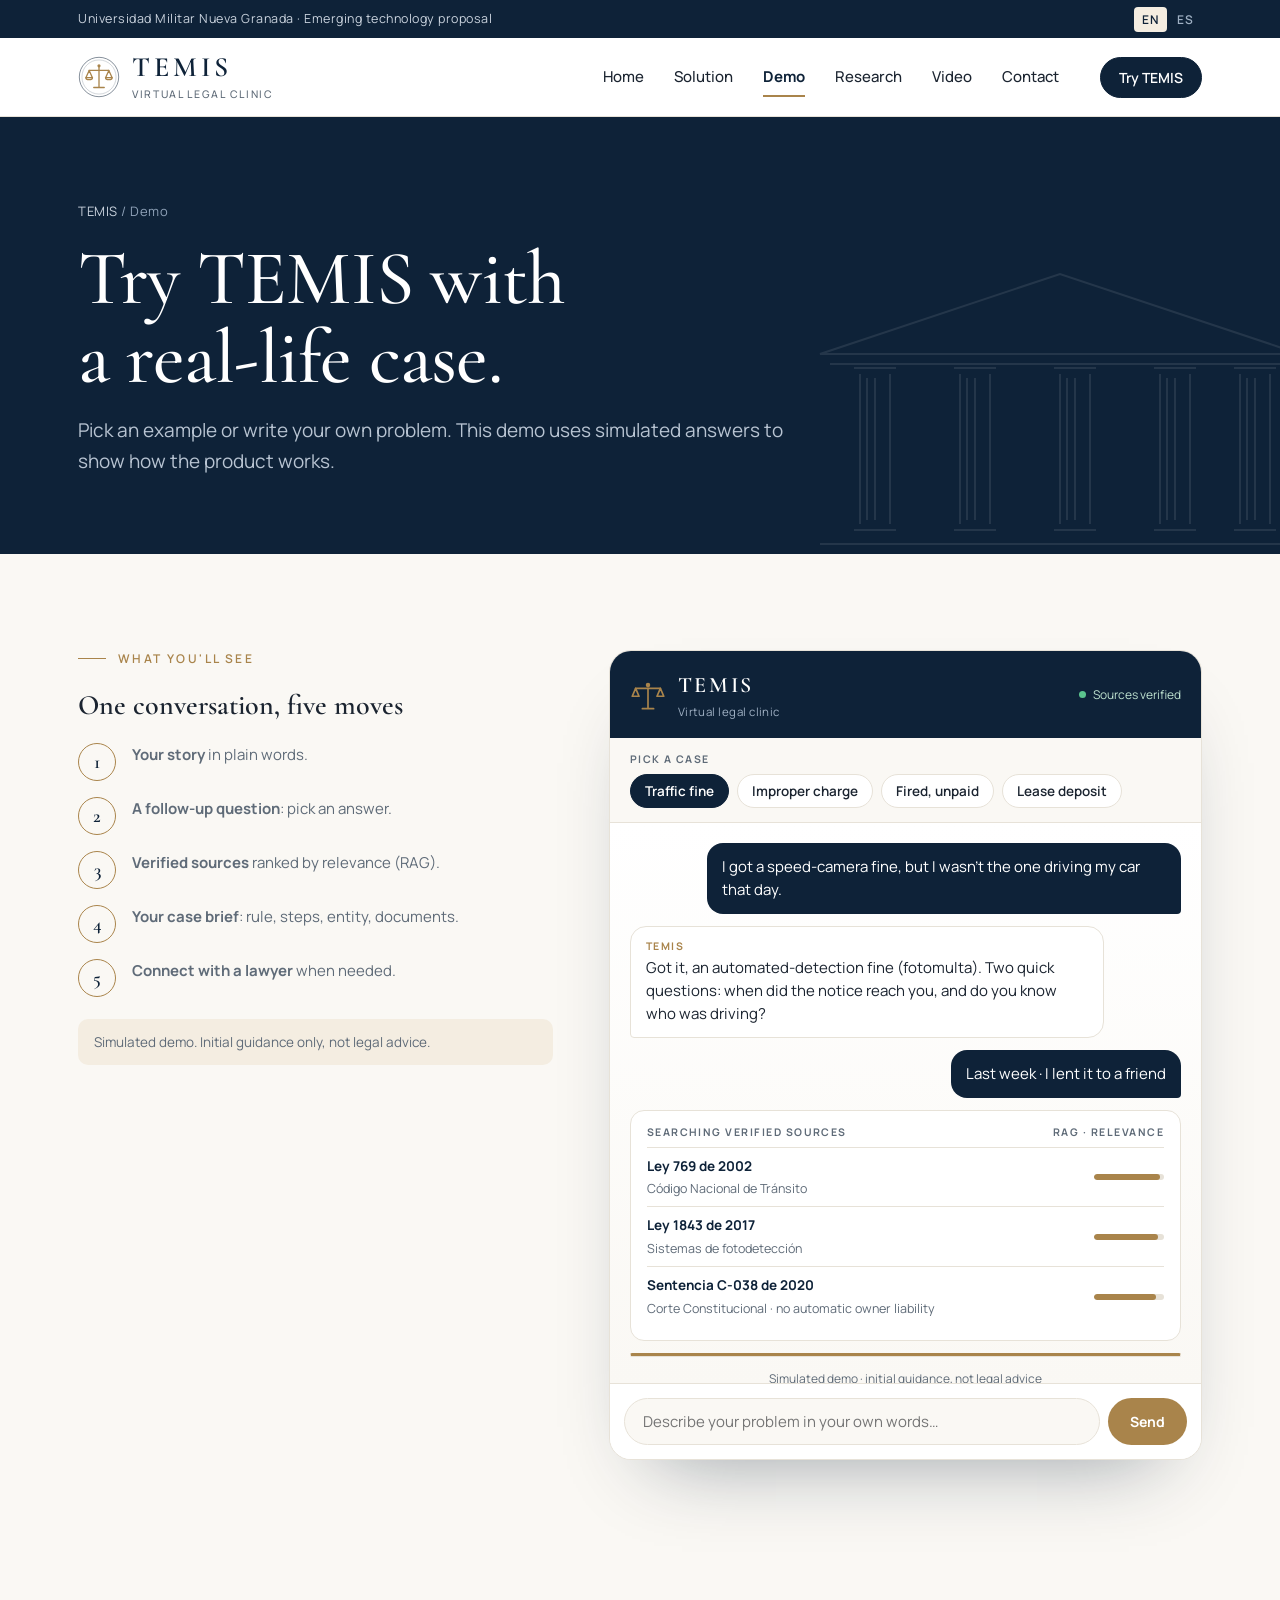
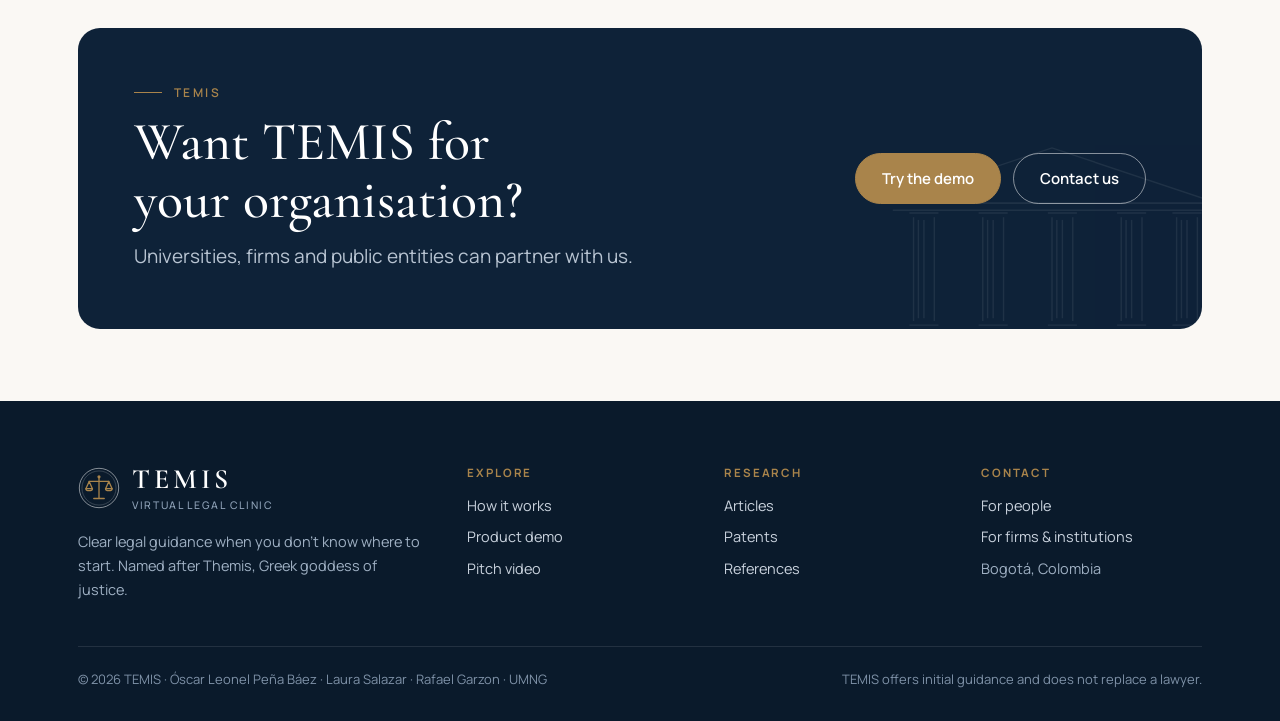
<file: demo.html>
<!DOCTYPE html>
<html lang="en">
<head>
<meta charset="utf-8">
<meta name="viewport" content="width=device-width, initial-scale=1">
<title>Demo · TEMIS</title>
<meta name="description" content="TEMIS: virtual legal clinic powered by generative AI. Clear legal guidance when you don't know where to start.">
<link rel="icon" href="data:image/svg+xml,%3Csvg xmlns='http://www.w3.org/2000/svg' viewBox='0 0 24 24'%3E%3Crect width='24' height='24' rx='6' fill='%230E2238'/%3E%3Cpath d='M12 5v13M9 18h6M6 8h12M6 8l-2.5 5h5zM18 8l-2.5 5h5z' fill='none' stroke='%23A9844B' stroke-width='1.6' stroke-linecap='round' stroke-linejoin='round'/%3E%3C/svg%3E">
<link rel="preconnect" href="https://fonts.googleapis.com"><link rel="preconnect" href="https://fonts.gstatic.com" crossorigin>
<link href="https://fonts.googleapis.com/css2?family=Cormorant+Garamond:ital,wght@0,500;0,600;0,700;1,500&family=Manrope:wght@400;500;600;700&display=swap" rel="stylesheet">
<link rel="stylesheet" href="assets/style.css">
</head>
<body>
<div class="topbar"><div class="wrap"><span><span class="en">Universidad Militar Nueva Granada · Emerging technology proposal</span><span class="es">Universidad Militar Nueva Granada · Propuesta de tecnología emergente</span></span>
<div class="lang" role="group" aria-label="Language"><button type="button" data-l="en" aria-pressed="true">EN</button><button type="button" data-l="es" aria-pressed="false">ES</button></div></div></div>
<header class="site"><div class="wrap">
<a class="logo" href="index.html" aria-label="TEMIS home" style="color:var(--navy)"><svg viewBox="0 0 64 64" aria-hidden="true"><circle cx="32" cy="32" r="30" fill="none" stroke="currentColor" stroke-width="1.4" opacity=".55"/><circle cx="32" cy="32" r="26" fill="none" stroke="currentColor" stroke-width=".8" opacity=".35"/><g fill="none" stroke="#A9844B" stroke-width="2" stroke-linecap="round" stroke-linejoin="round"><path d="M32 15v32M24 48h16"/><path d="M17 22h30"/><path d="M17 22l-5 11h10zM47 22l-5 11h10z"/><path d="M12 33a5 3 0 0 0 10 0M42 33a5 3 0 0 0 10 0"/></g><circle cx="32" cy="15" r="2.4" fill="#A9844B"/></svg><span><span class="name">TEMIS</span><span class="tagline"><span class="en">Virtual legal clinic</span><span class="es">Consultorio jurídico virtual</span></span></span></a>
<button class="menu-btn" type="button" aria-expanded="false" aria-controls="mainnav"><span class="en">Menu</span><span class="es">Menú</span></button>
<nav class="main" id="mainnav" aria-label="Main"><a href="index.html"><span class="en">Home</span><span class="es">Inicio</span></a><a href="solution.html"><span class="en">Solution</span><span class="es">Solución</span></a><a href="demo.html" aria-current="page"><span class="en">Demo</span><span class="es">Demo</span></a><a href="research.html"><span class="en">Research</span><span class="es">Investigación</span></a><a href="video.html"><span class="en">Video</span><span class="es">Video</span></a><a href="contact.html"><span class="en">Contact</span><span class="es">Contacto</span></a></nav>
<a class="btn primary sm cta-nav" href="demo.html"><span class="en">Try TEMIS</span><span class="es">Probar TEMIS</span></a>
</div></header>
<main>
<section class="page-hero"><svg class="columns" viewBox="0 0 520 300" aria-hidden="true" fill="none" stroke="#fff" stroke-width="2"><path d="M20 90 L260 10 L500 90 Z"/><path d="M40 90h440M30 100h460"/><path d="M60 110v150M90 110v150M54 104h42M54 266h42"/><path d="M67 114v142"/><path d="M75 114v142"/><path d="M160 110v150M190 110v150M154 104h42M154 266h42"/><path d="M167 114v142"/><path d="M175 114v142"/><path d="M260 110v150M290 110v150M254 104h42M254 266h42"/><path d="M267 114v142"/><path d="M275 114v142"/><path d="M360 110v150M390 110v150M354 104h42M354 266h42"/><path d="M367 114v142"/><path d="M375 114v142"/><path d="M440 110v150M470 110v150M434 104h42M434 266h42"/><path d="M447 114v142"/><path d="M455 114v142"/><path d="M20 280h480M10 292h500"/></svg><div class="wrap">
<div class="crumbs"><a href="index.html">TEMIS</a> / <span class="en">Demo</span><span class="es">Demo</span></div>
<h1 class="h-xl" style="max-width:16ch"><span class="en">Try TEMIS with a real-life case.</span><span class="es">Prueba TEMIS con un caso de la vida real.</span></h1>
<p class="lead"><span class="en">Pick an example or write your own problem. This demo uses simulated answers to show how the product works.</span><span class="es">Elige un ejemplo o escribe tu propio problema. Este demo usa respuestas simuladas para mostrar cómo funciona el producto.</span></p></div></section>
<section><div class="wrap"><div class="demo-wrap">
 <div class="howto">
  <span class="eyebrow"><span class="en">What you'll see</span><span class="es">Lo que verás</span></span>
  <h2 class="h-md"><span class="en">One conversation, five moves</span><span class="es">Una conversación, cinco movimientos</span></h2>
  <ol>
   <li><span><span class="en"><b>Your story</b> in plain words.</span><span class="es"><b>Tu relato</b> con palabras sencillas.</span></span></li>
   <li><span><span class="en"><b>A follow-up question</b>: pick an answer.</span><span class="es"><b>Una pregunta de seguimiento</b>: elige una respuesta.</span></span></li>
   <li><span><span class="en"><b>Verified sources</b> ranked by relevance (RAG).</span><span class="es"><b>Fuentes verificadas</b> ordenadas por relevancia (RAG).</span></span></li>
   <li><span><span class="en"><b>Your case brief</b>: rule, steps, entity, documents.</span><span class="es"><b>Tu ficha del caso</b>: norma, pasos, entidad, documentos.</span></span></li>
   <li><span><span class="en"><b>Connect with a lawyer</b> when needed.</span><span class="es"><b>Conectar con un abogado</b> cuando se necesite.</span></span></li>
  </ol>
  <p class="note"><span class="en">Simulated demo. Initial guidance only, not legal advice.</span><span class="es">Demo simulado. Solo orientación inicial, no asesoría legal.</span></p>
 </div>
 <div class="console" id="console">
  <div class="c-head">
   <svg viewBox="0 0 64 64" aria-hidden="true" id="scales"><g fill="none" stroke="#A9844B" stroke-width="3" stroke-linecap="round" stroke-linejoin="round"><path d="M32 22v34M22 58h20"/><g class="beam" id="beam"><path d="M10 22h44"/><path d="M10 22l-6 14h12zM54 22l-6 14h12z"/></g></g><circle cx="32" cy="16" r="4" fill="#A9844B"/></svg>
   <div><b>TEMIS</b><small><span class="en">Virtual legal clinic</span><span class="es">Consultorio jurídico virtual</span></small></div>
   <span class="live"><span class="en">Sources verified</span><span class="es">Fuentes verificadas</span></span>
  </div>
  <div class="chips" role="group" aria-label="Example cases">
   <span class="lbl"><span class="en">Pick a case</span><span class="es">Elige un caso</span></span>
   <button class="chip" data-case="traffic" type="button"><span class="en">Traffic fine</span><span class="es">Multa de tránsito</span></button>
   <button class="chip" data-case="charge" type="button"><span class="en">Improper charge</span><span class="es">Cobro indebido</span></button>
   <button class="chip" data-case="labor" type="button"><span class="en">Fired, unpaid</span><span class="es">Despido sin pago</span></button>
   <button class="chip" data-case="lease" type="button"><span class="en">Lease deposit</span><span class="es">Depósito de arriendo</span></button>
  </div>
  <div class="feed" id="feed" aria-live="polite"></div>
  <form class="ask" id="ask"><input id="ask-input" aria-label="Describe your problem" autocomplete="off" data-ph-en="Describe your problem in your own words…" data-ph-es="Describe tu problema con tus propias palabras…" placeholder="Describe your problem in your own words…"><button type="submit"><span class="en">Send</span><span class="es">Enviar</span></button></form>
 </div>
</div></div></section>
<section class="tight"><div class="wrap"><div class="cta-band"><svg class="columns" viewBox="0 0 520 300" aria-hidden="true" fill="none" stroke="#fff" stroke-width="2"><path d="M20 90 L260 10 L500 90 Z"/><path d="M40 90h440M30 100h460"/><path d="M60 110v150M90 110v150M54 104h42M54 266h42"/><path d="M67 114v142"/><path d="M75 114v142"/><path d="M160 110v150M190 110v150M154 104h42M154 266h42"/><path d="M167 114v142"/><path d="M175 114v142"/><path d="M260 110v150M290 110v150M254 104h42M254 266h42"/><path d="M267 114v142"/><path d="M275 114v142"/><path d="M360 110v150M390 110v150M354 104h42M354 266h42"/><path d="M367 114v142"/><path d="M375 114v142"/><path d="M440 110v150M470 110v150M434 104h42M434 266h42"/><path d="M447 114v142"/><path d="M455 114v142"/><path d="M20 280h480M10 292h500"/></svg>
<div style="display:grid;gap:12px;position:relative"><span class="eyebrow">TEMIS</span><h2 class="h-lg"><span class="en">Want TEMIS for your organisation?</span><span class="es">¿Quieres TEMIS para tu organización?</span></h2><p class="lead"><span class="en">Universities, firms and public entities can partner with us.</span><span class="es">Universidades, bufetes y entidades públicas pueden aliarse con nosotros.</span></p></div>
<div class="acts" style="position:relative"><a class="btn gold" href="demo.html"><span class="en">Try the demo</span><span class="es">Probar el demo</span></a><a class="btn light" href="contact.html"><span class="en">Contact us</span><span class="es">Contáctanos</span></a></div>
</div></div></section>
</main>
<footer class="site"><div class="wrap">
<div class="cols">
 <div><a class="logo" href="index.html" style="color:#fff"><svg viewBox="0 0 64 64" aria-hidden="true"><circle cx="32" cy="32" r="30" fill="none" stroke="currentColor" stroke-width="1.4" opacity=".55"/><circle cx="32" cy="32" r="26" fill="none" stroke="currentColor" stroke-width=".8" opacity=".35"/><g fill="none" stroke="#A9844B" stroke-width="2" stroke-linecap="round" stroke-linejoin="round"><path d="M32 15v32M24 48h16"/><path d="M17 22h30"/><path d="M17 22l-5 11h10zM47 22l-5 11h10z"/><path d="M12 33a5 3 0 0 0 10 0M42 33a5 3 0 0 0 10 0"/></g><circle cx="32" cy="15" r="2.4" fill="#A9844B"/></svg><span><span class="name">TEMIS</span><span class="tagline"><span class="en">Virtual legal clinic</span><span class="es">Consultorio jurídico virtual</span></span></span></a>
 <p style="margin-top:18px;max-width:38ch"><span class="en">Clear legal guidance when you don't know where to start. Named after Themis, Greek goddess of justice.</span><span class="es">Orientación jurídica clara cuando no sabes por dónde empezar. Inspirado en Temis, diosa griega de la justicia.</span></p></div>
 <div><h4><span class="en">Explore</span><span class="es">Explora</span></h4><ul><li><a href="solution.html"><span class="en">How it works</span><span class="es">Cómo funciona</span></a></li><li><a href="demo.html"><span class="en">Product demo</span><span class="es">Demo del producto</span></a></li><li><a href="video.html"><span class="en">Pitch video</span><span class="es">Video pitch</span></a></li></ul></div>
 <div><h4><span class="en">Research</span><span class="es">Investigación</span></h4><ul><li><a href="research.html#articles"><span class="en">Articles</span><span class="es">Artículos</span></a></li><li><a href="research.html#patents"><span class="en">Patents</span><span class="es">Patentes</span></a></li><li><a href="research.html#references"><span class="en">References</span><span class="es">Referencias</span></a></li></ul></div>
 <div><h4><span class="en">Contact</span><span class="es">Contacto</span></h4><ul><li><a href="contact.html"><span class="en">For people</span><span class="es">Para personas</span></a></li><li><a href="contact.html#companies"><span class="en">For firms &amp; institutions</span><span class="es">Para bufetes e instituciones</span></a></li><li>Bogotá, Colombia</li></ul></div>
</div>
<div class="legal"><span>© 2026 TEMIS · Óscar Leonel Peña Báez · Laura Salazar · Rafael Garzon · UMNG</span><span><span class="en">TEMIS offers initial guidance and does not replace a lawyer.</span><span class="es">TEMIS ofrece orientación inicial y no reemplaza a un abogado.</span></span></div>
</div></footer>
<script src="assets/app.js"></script>
<script src="assets/demo.js"></script>
</body>
</html>
</file>
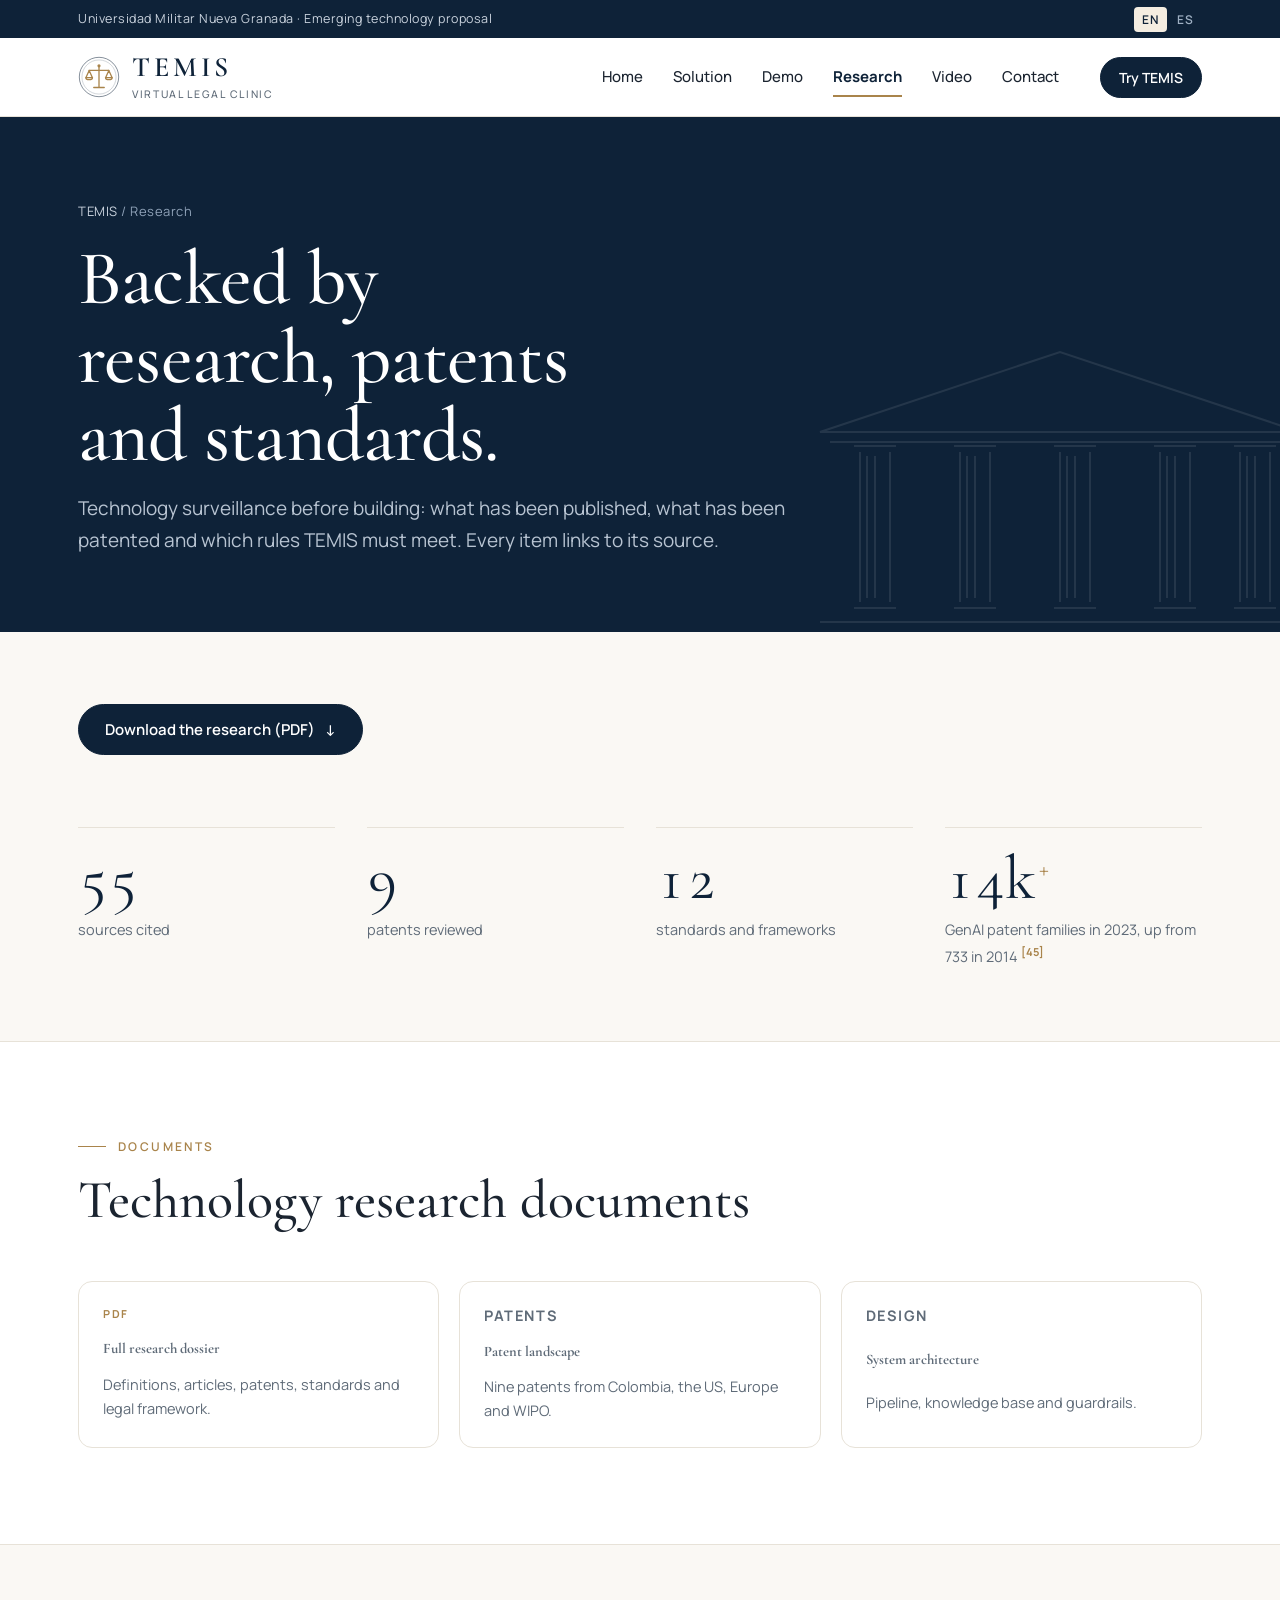
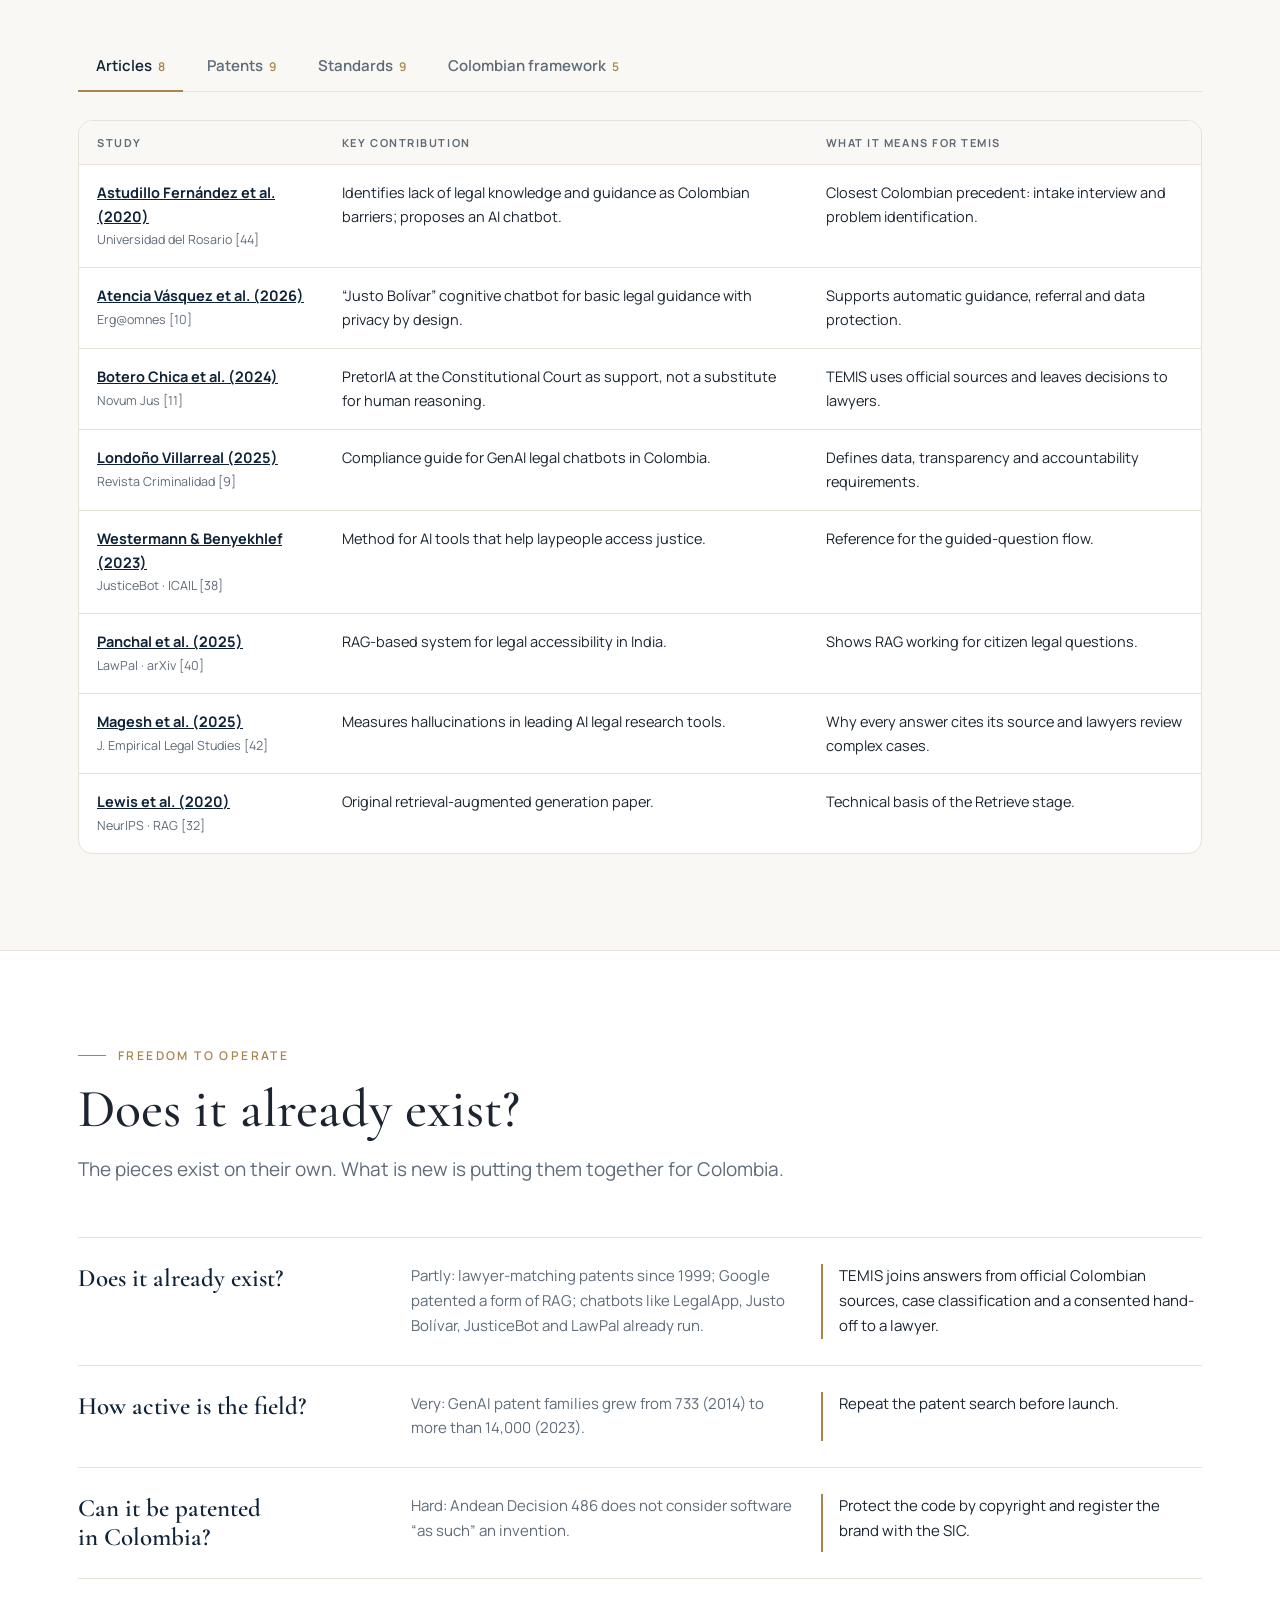
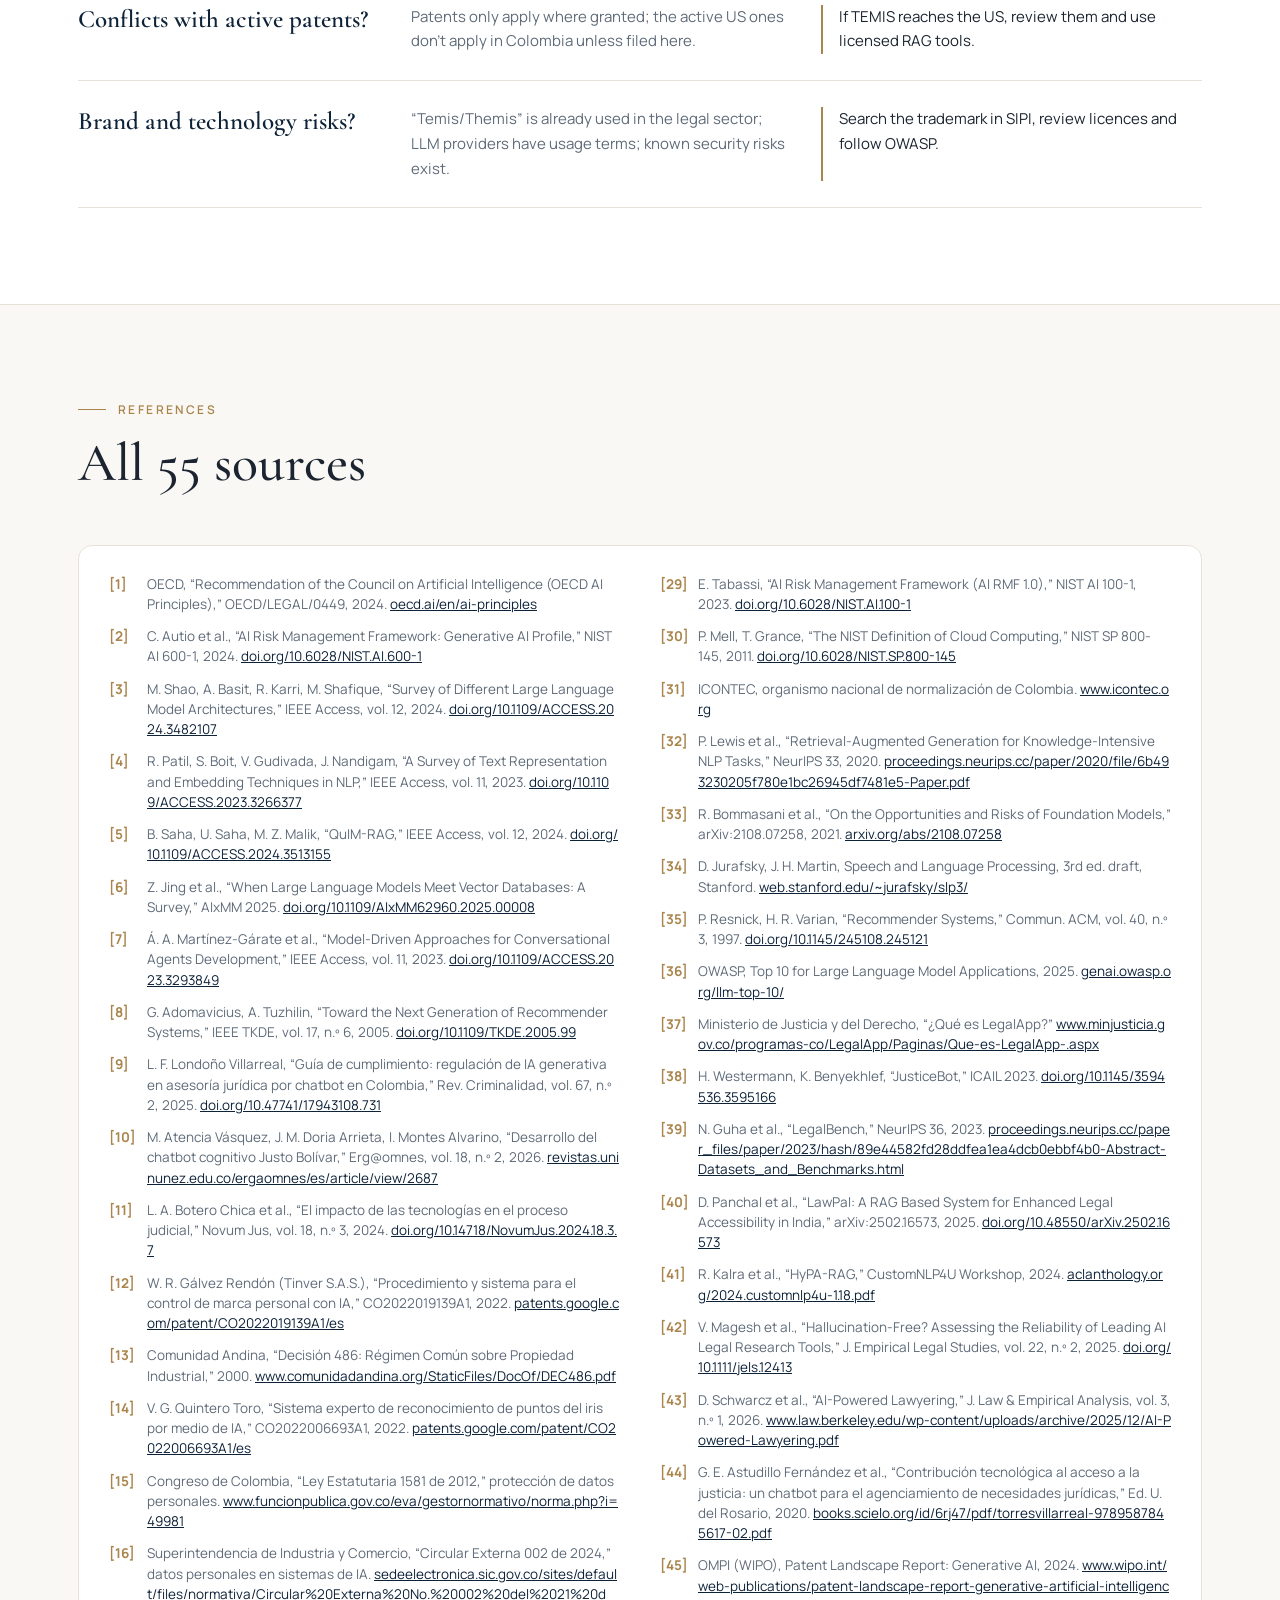
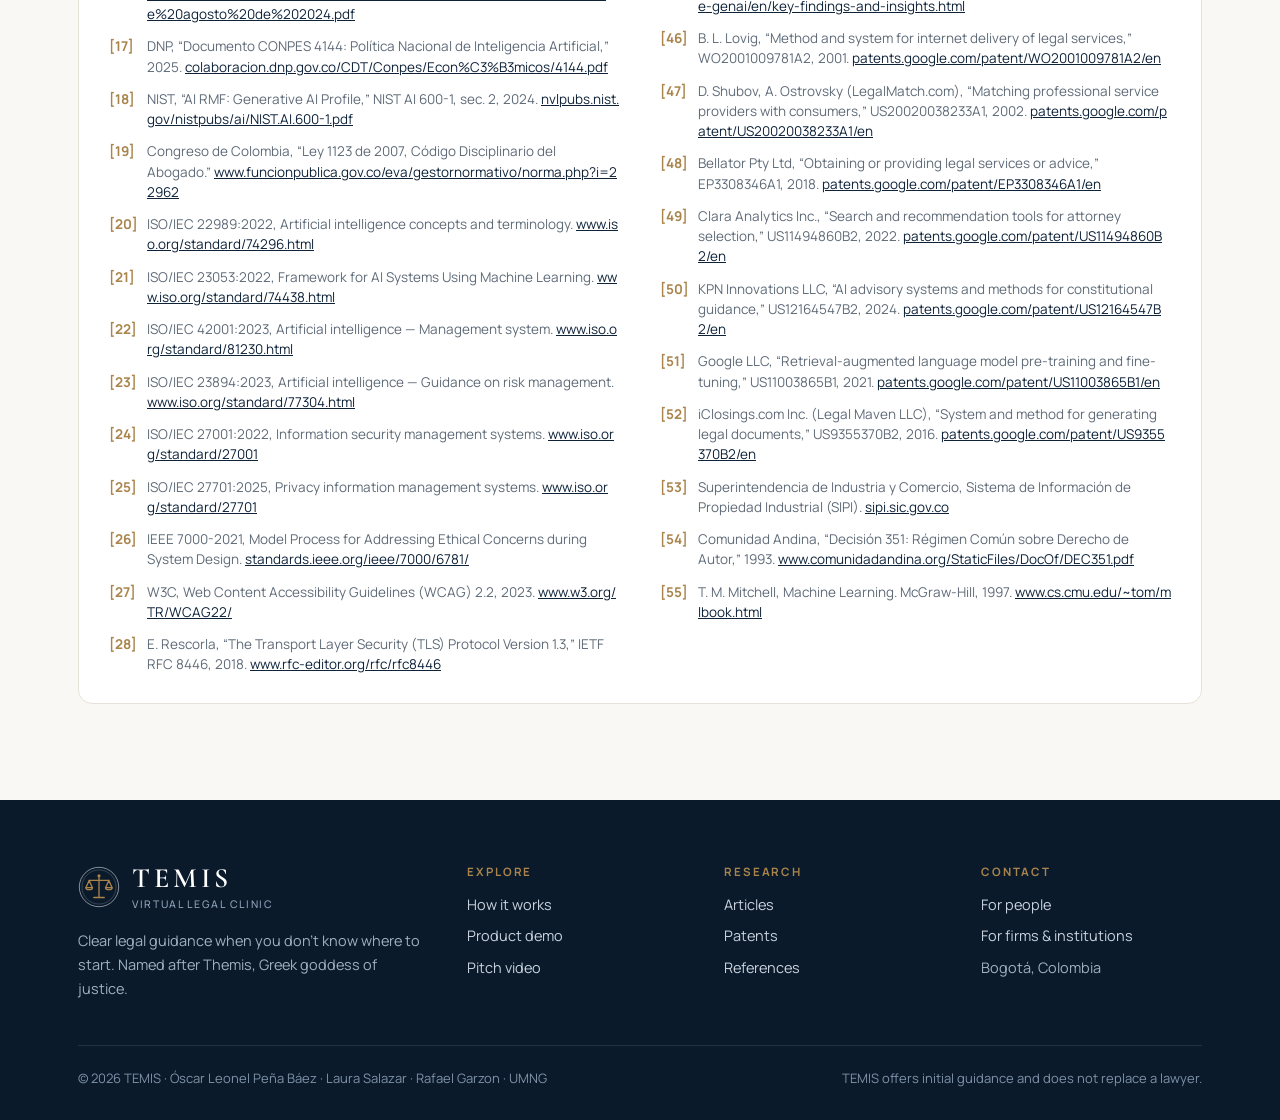
<file: research.html>
<!DOCTYPE html>
<html lang="en">
<head>
<meta charset="utf-8">
<meta name="viewport" content="width=device-width, initial-scale=1">
<title>Research · TEMIS</title>
<meta name="description" content="TEMIS: virtual legal clinic powered by generative AI. Clear legal guidance when you don't know where to start.">
<link rel="icon" href="data:image/svg+xml,%3Csvg xmlns='http://www.w3.org/2000/svg' viewBox='0 0 24 24'%3E%3Crect width='24' height='24' rx='6' fill='%230E2238'/%3E%3Cpath d='M12 5v13M9 18h6M6 8h12M6 8l-2.5 5h5zM18 8l-2.5 5h5z' fill='none' stroke='%23A9844B' stroke-width='1.6' stroke-linecap='round' stroke-linejoin='round'/%3E%3C/svg%3E">
<link rel="preconnect" href="https://fonts.googleapis.com"><link rel="preconnect" href="https://fonts.gstatic.com" crossorigin>
<link href="https://fonts.googleapis.com/css2?family=Cormorant+Garamond:ital,wght@0,500;0,600;0,700;1,500&family=Manrope:wght@400;500;600;700&display=swap" rel="stylesheet">
<link rel="stylesheet" href="assets/style.css">
</head>
<body>
<div class="topbar"><div class="wrap"><span><span class="en">Universidad Militar Nueva Granada · Emerging technology proposal</span><span class="es">Universidad Militar Nueva Granada · Propuesta de tecnología emergente</span></span>
<div class="lang" role="group" aria-label="Language"><button type="button" data-l="en" aria-pressed="true">EN</button><button type="button" data-l="es" aria-pressed="false">ES</button></div></div></div>
<header class="site"><div class="wrap">
<a class="logo" href="index.html" aria-label="TEMIS home" style="color:var(--navy)"><svg viewBox="0 0 64 64" aria-hidden="true"><circle cx="32" cy="32" r="30" fill="none" stroke="currentColor" stroke-width="1.4" opacity=".55"/><circle cx="32" cy="32" r="26" fill="none" stroke="currentColor" stroke-width=".8" opacity=".35"/><g fill="none" stroke="#A9844B" stroke-width="2" stroke-linecap="round" stroke-linejoin="round"><path d="M32 15v32M24 48h16"/><path d="M17 22h30"/><path d="M17 22l-5 11h10zM47 22l-5 11h10z"/><path d="M12 33a5 3 0 0 0 10 0M42 33a5 3 0 0 0 10 0"/></g><circle cx="32" cy="15" r="2.4" fill="#A9844B"/></svg><span><span class="name">TEMIS</span><span class="tagline"><span class="en">Virtual legal clinic</span><span class="es">Consultorio jurídico virtual</span></span></span></a>
<button class="menu-btn" type="button" aria-expanded="false" aria-controls="mainnav"><span class="en">Menu</span><span class="es">Menú</span></button>
<nav class="main" id="mainnav" aria-label="Main"><a href="index.html"><span class="en">Home</span><span class="es">Inicio</span></a><a href="solution.html"><span class="en">Solution</span><span class="es">Solución</span></a><a href="demo.html"><span class="en">Demo</span><span class="es">Demo</span></a><a href="research.html" aria-current="page"><span class="en">Research</span><span class="es">Investigación</span></a><a href="video.html"><span class="en">Video</span><span class="es">Video</span></a><a href="contact.html"><span class="en">Contact</span><span class="es">Contacto</span></a></nav>
<a class="btn primary sm cta-nav" href="demo.html"><span class="en">Try TEMIS</span><span class="es">Probar TEMIS</span></a>
</div></header>
<main>
<section class="page-hero"><svg class="columns" viewBox="0 0 520 300" aria-hidden="true" fill="none" stroke="#fff" stroke-width="2"><path d="M20 90 L260 10 L500 90 Z"/><path d="M40 90h440M30 100h460"/><path d="M60 110v150M90 110v150M54 104h42M54 266h42"/><path d="M67 114v142"/><path d="M75 114v142"/><path d="M160 110v150M190 110v150M154 104h42M154 266h42"/><path d="M167 114v142"/><path d="M175 114v142"/><path d="M260 110v150M290 110v150M254 104h42M254 266h42"/><path d="M267 114v142"/><path d="M275 114v142"/><path d="M360 110v150M390 110v150M354 104h42M354 266h42"/><path d="M367 114v142"/><path d="M375 114v142"/><path d="M440 110v150M470 110v150M434 104h42M434 266h42"/><path d="M447 114v142"/><path d="M455 114v142"/><path d="M20 280h480M10 292h500"/></svg><div class="wrap">
<div class="crumbs"><a href="index.html">TEMIS</a> / <span class="en">Research</span><span class="es">Investigación</span></div>
<h1 class="h-xl" style="max-width:16ch"><span class="en">Backed by research, patents and standards.</span><span class="es">Respaldado por investigación, patentes y normas.</span></h1>
<p class="lead"><span class="en">Technology surveillance before building: what has been published, what has been patented and which rules TEMIS must meet. Every item links to its source.</span><span class="es">Vigilancia tecnológica antes de construir: qué se ha publicado, qué se ha patentado y qué reglas debe cumplir TEMIS. Cada elemento enlaza a su fuente.</span></p></div></section>
<section class="tight" style="padding-bottom:0"><div class="wrap"><a class="btn primary" data-dossier href="docs/TEMIS-investigacion.pdf" target="_blank" rel="noopener"><span class="en">Download the research (PDF)</span><span class="es">Descargar la investigación (PDF)</span> ↓</a></div></section>
<section class="tight"><div class="wrap">
 <div class="stats light">
  <div class="stat"><div class="n">55</div><p><span class="en">sources cited</span><span class="es">fuentes citadas</span></p></div>
  <div class="stat"><div class="n">9</div><p><span class="en">patents reviewed</span><span class="es">patentes revisadas</span></p></div>
  <div class="stat"><div class="n">12</div><p><span class="en">standards and frameworks</span><span class="es">normas y marcos</span></p></div>
  <div class="stat"><div class="n">14k<sup>+</sup></div><p><span class="en">GenAI patent families in 2023, up from 733 in 2014</span><span class="es">familias de patentes de IA generativa en 2023, frente a 733 en 2014</span> <sup><a href="#ref-45">[45]</a></sup></p></div>
 </div>
</div></section>

<section class="alt" id="documents"><div class="wrap">
 <div class="sec-head"><span class="eyebrow"><span class="en">Documents</span><span class="es">Documentos</span></span><h2 class="h-lg"><span class="en">Technology research documents</span><span class="es">Documentos de investigación tecnológica</span></h2></div>
 <div class="docs">
  <a class="doc" data-dossier href="#documents"><span class="k">PDF</span><b><span class="en">Full research dossier</span><span class="es">Documento de investigación completo</span></b><span><span class="en">Definitions, articles, patents, standards and legal framework.</span><span class="es">Definiciones, artículos, patentes, normas y marco legal.</span></span></a>
  <a class="doc" href="#patents"><span class="k"><span class="en">Patents</span><span class="es">Patentes</span></span><b><span class="en">Patent landscape</span><span class="es">Panorama de patentes</span></b><span><span class="en">Nine patents from Colombia, the US, Europe and WIPO.</span><span class="es">Nueve patentes de Colombia, EE. UU., Europa y OMPI.</span></span></a>
  <a class="doc" href="solution.html"><span class="k"><span class="en">Design</span><span class="es">Diseño</span></span><b><span class="en">System architecture</span><span class="es">Arquitectura del sistema</span></b><span><span class="en">Pipeline, knowledge base and guardrails.</span><span class="es">Flujo, base de conocimiento y salvaguardas.</span></span></a>
 </div>
</div></section>

<section><div class="wrap">
 <div class="tabs" role="tablist" aria-label="Research" id="articles">
  <button class="tab" role="tab" id="t1" aria-controls="p1" aria-selected="true"><span class="en">Articles</span><span class="es">Artículos</span><span class="c">8</span></button>
  <button class="tab" role="tab" id="t2" aria-controls="p2" aria-selected="false"><span class="en">Patents</span><span class="es">Patentes</span><span class="c">9</span></button>
  <button class="tab" role="tab" id="t3" aria-controls="p3" aria-selected="false"><span class="en">Standards</span><span class="es">Normas técnicas</span><span class="c">9</span></button>
  <button class="tab" role="tab" id="t4" aria-controls="p4" aria-selected="false"><span class="en">Colombian framework</span><span class="es">Marco colombiano</span><span class="c">5</span></button>
 </div>
 <span id="patents"></span>
 <div class="panel" role="tabpanel" id="p1" aria-labelledby="t1"><div class="tbl"><table><thead><tr><th><span class="en">Study</span><span class="es">Estudio</span></th><th><span class="en">Key contribution</span><span class="es">Aporte principal</span></th><th><span class="en">What it means for TEMIS</span><span class="es">Aplicación en TEMIS</span></th></tr></thead><tbody><tr><td><a href="https://books.scielo.org/id/6rj47/pdf/torresvillarreal-9789587845617-02.pdf" target="_blank" rel="noopener">Astudillo Fernández et al. (2020)</a><small>Universidad del Rosario [44]</small></td><td><span class="en">Identifies lack of legal knowledge and guidance as Colombian barriers; proposes an AI chatbot.</span><span class="es">Identifica la falta de conocimiento y orientación jurídica como barreras colombianas; propone un chatbot con IA.</span></td><td><span class="en">Closest Colombian precedent: intake interview and problem identification.</span><span class="es">Antecedente colombiano más cercano: entrevista inicial e identificación del problema.</span></td></tr><tr><td><a href="https://revistas.uninunez.edu.co/ergaomnes/es/article/view/2687" target="_blank" rel="noopener">Atencia Vásquez et al. (2026)</a><small>Erg@omnes [10]</small></td><td><span class="en">“Justo Bolívar” cognitive chatbot for basic legal guidance with privacy by design.</span><span class="es">Chatbot cognitivo “Justo Bolívar” para orientación básica con privacidad desde el diseño.</span></td><td><span class="en">Supports automatic guidance, referral and data protection.</span><span class="es">Sustenta orientación automática, remisión y protección de datos.</span></td></tr><tr><td><a href="https://doi.org/10.14718/NovumJus.2024.18.3.7" target="_blank" rel="noopener">Botero Chica et al. (2024)</a><small>Novum Jus [11]</small></td><td><span class="en">PretorIA at the Constitutional Court as support, not a substitute for human reasoning.</span><span class="es">PretorIA en la Corte Constitucional como apoyo, sin sustituir el razonamiento humano.</span></td><td><span class="en">TEMIS uses official sources and leaves decisions to lawyers.</span><span class="es">TEMIS usa fuentes oficiales y deja la decisión al abogado.</span></td></tr><tr><td><a href="https://doi.org/10.47741/17943108.731" target="_blank" rel="noopener">Londoño Villarreal (2025)</a><small>Revista Criminalidad [9]</small></td><td><span class="en">Compliance guide for GenAI legal chatbots in Colombia.</span><span class="es">Guía de cumplimiento para chatbots jurídicos con IA generativa en Colombia.</span></td><td><span class="en">Defines data, transparency and accountability requirements.</span><span class="es">Define requisitos de datos, transparencia y responsabilidad.</span></td></tr><tr><td><a href="https://doi.org/10.1145/3594536.3595166" target="_blank" rel="noopener">Westermann &amp; Benyekhlef (2023)</a><small>JusticeBot · ICAIL [38]</small></td><td><span class="en">Method for AI tools that help laypeople access justice.</span><span class="es">Método para herramientas de IA que ayudan a personas sin formación jurídica.</span></td><td><span class="en">Reference for the guided-question flow.</span><span class="es">Referente del flujo de preguntas guiadas.</span></td></tr><tr><td><a href="https://doi.org/10.48550/arXiv.2502.16573" target="_blank" rel="noopener">Panchal et al. (2025)</a><small>LawPal · arXiv [40]</small></td><td><span class="en">RAG-based system for legal accessibility in India.</span><span class="es">Sistema basado en RAG para la accesibilidad legal en India.</span></td><td><span class="en">Shows RAG working for citizen legal questions.</span><span class="es">Muestra RAG funcionando para preguntas ciudadanas.</span></td></tr><tr><td><a href="https://doi.org/10.1111/jels.12413" target="_blank" rel="noopener">Magesh et al. (2025)</a><small>J. Empirical Legal Studies [42]</small></td><td><span class="en">Measures hallucinations in leading AI legal research tools.</span><span class="es">Mide las alucinaciones de herramientas jurídicas con IA.</span></td><td><span class="en">Why every answer cites its source and lawyers review complex cases.</span><span class="es">Por qué cada respuesta cita su fuente y un abogado revisa casos complejos.</span></td></tr><tr><td><a href="https://proceedings.neurips.cc/paper/2020/file/6b493230205f780e1bc26945df7481e5-Paper.pdf" target="_blank" rel="noopener">Lewis et al. (2020)</a><small>NeurIPS · RAG [32]</small></td><td><span class="en">Original retrieval-augmented generation paper.</span><span class="es">Artículo original de la generación aumentada por recuperación.</span></td><td><span class="en">Technical basis of the Retrieve stage.</span><span class="es">Base técnica de la etapa de consulta.</span></td></tr></tbody></table></div></div>
 <div class="panel" role="tabpanel" id="p2" aria-labelledby="t2" hidden><div class="tbl"><table><thead><tr><th><span class="en">Publication</span><span class="es">Publicación</span></th><th><span class="en">Title · holder</span><span class="es">Título · titular</span></th><th><span class="en">Status</span><span class="es">Estado</span></th><th><span class="en">Relation to TEMIS</span><span class="es">Relación con TEMIS</span></th></tr></thead><tbody><tr class="hl"><td><a href="https://patents.google.com/patent/US12164547B2/en" target="_blank" rel="noopener">US12164547B2</a></td><td>AI advisory systems and methods for constitutional guidance<small>KPN Innovations, 2019</small></td><td><span class="st on"><span class="en">Active US → 2041</span><span class="es">Vigente EE. UU. → 2041</span></span></td><td><span class="en"><b>Closest to TEMIS:</b> an AI advisor answers, then finds a human advisor.</span><span class="es"><b>La más parecida a TEMIS:</b> un asesor de IA responde y luego busca un asesor humano.</span></td></tr><tr><td><a href="https://patents.google.com/patent/US11494860B2/en" target="_blank" rel="noopener">US11494860B2</a></td><td>Search and recommendation tools for attorney selection<small>Clara Analytics, 2018</small></td><td><span class="st on"><span class="en">Active US → 2040</span><span class="es">Vigente EE. UU. → 2040</span></span></td><td><span class="en">Recommends lawyers from litigation data, like our recommender.</span><span class="es">Recomienda abogados con datos de litigios, como nuestro recomendador.</span></td></tr><tr><td><a href="https://patents.google.com/patent/US11003865B1/en" target="_blank" rel="noopener">US11003865B1</a></td><td>Retrieval-augmented language model pre-training and fine-tuning<small>Google LLC, 2020</small></td><td><span class="st on"><span class="en">Active US → 2040</span><span class="es">Vigente EE. UU. → 2040</span></span></td><td><span class="en">Protects one way of training models with retrieval (RAG).</span><span class="es">Protege una forma de entrenar modelos con recuperación (RAG).</span></td></tr><tr><td><a href="https://patents.google.com/patent/US9355370B2/en" target="_blank" rel="noopener">US9355370B2</a></td><td>System and method for generating legal documents<small>iClosings.com (Legal Maven), 2012</small></td><td><span class="st on"><span class="en">Active US → 2034</span><span class="es">Vigente EE. UU. → 2034</span></span></td><td><span class="en">Drafts legal documents with ML; TEMIS does not, for now.</span><span class="es">Redacta documentos legales con ML; TEMIS no lo hace por ahora.</span></td></tr><tr><td><a href="https://patents.google.com/patent/WO2001009781A2/en" target="_blank" rel="noopener">WO2001009781A2</a></td><td>Method and system for internet delivery of legal services<small>B. L. Lovig, 1999</small></td><td><span class="st off"><span class="en">Ceased</span><span class="es">Cesada</span></span></td><td><span class="en">Connects users with lawyers by area and jurisdiction.</span><span class="es">Conecta usuarios con abogados por área y jurisdicción.</span></td></tr><tr><td><a href="https://patents.google.com/patent/US20020038233A1/en" target="_blank" rel="noopener">US20020038233A1</a></td><td>Matching professional service providers with consumers<small>LegalMatch.com, 2000</small></td><td><span class="st off"><span class="en">Abandoned</span><span class="es">Abandonada</span></span></td><td><span class="en">Matches clients and lawyers through questions.</span><span class="es">Empareja clientes y abogados mediante preguntas.</span></td></tr><tr><td><a href="https://patents.google.com/patent/EP3308346A1/en" target="_blank" rel="noopener">EP3308346A1</a></td><td>Obtaining or providing legal services or advice<small>Bellator Pty Ltd, 2015</small></td><td><span class="st off"><span class="en">Ceased</span><span class="es">Cesada</span></span></td><td><span class="en">Shares a case summary with lawyers, like our consented hand-off.</span><span class="es">Comparte el resumen del caso con abogados, como nuestro envío con consentimiento.</span></td></tr><tr><td><a href="https://patents.google.com/patent/CO2022019139A1/es" target="_blank" rel="noopener">CO2022019139A1</a></td><td>Control de marca personal con inteligencia artificial<small>Tinver S.A.S., 2022</small></td><td><span class="st co"><span class="en">Colombia</span><span class="es">Colombia</span></span></td><td><span class="en">Colombian precedent of AI + network + database architecture.</span><span class="es">Antecedente colombiano de arquitectura con IA, red y bases de datos.</span></td></tr><tr><td><a href="https://patents.google.com/patent/CO2022006693A1/es" target="_blank" rel="noopener">CO2022006693A1</a></td><td>Sistema experto de reconocimiento del iris con IA<small>V. G. Quintero Toro, 2022</small></td><td><span class="st co"><span class="en">Colombia</span><span class="es">Colombia</span></span></td><td><span class="en">Colombian AI expert-system precedent; indirect relation.</span><span class="es">Antecedente colombiano de sistema experto con IA; relación indirecta.</span></td></tr></tbody></table></div></div>
 <div class="panel" role="tabpanel" id="p3" aria-labelledby="t3" hidden><div class="tbl"><table><thead><tr><th><span class="en">Standard</span><span class="es">Norma</span></th><th><span class="en">What it sets</span><span class="es">Qué establece</span></th><th><span class="en">Use in TEMIS</span><span class="es">Uso en TEMIS</span></th></tr></thead><tbody><tr><td><a href="https://www.iso.org/standard/74296.html" target="_blank" rel="noopener">ISO/IEC 22989:2022</a></td><td><span class="en">AI concepts and terminology</span><span class="es">Conceptos y terminología de IA</span></td><td><span class="en">Standard vocabulary for definitions</span><span class="es">Vocabulario normalizado</span></td></tr><tr><td><a href="https://www.iso.org/standard/74438.html" target="_blank" rel="noopener">ISO/IEC 23053:2022</a></td><td><span class="en">Framework for ML-based AI systems</span><span class="es">Marco para sistemas de IA con ML</span></td><td><span class="en">Data, model, evaluation, operation</span><span class="es">Datos, modelo, evaluación, operación</span></td></tr><tr><td><a href="https://www.iso.org/standard/81230.html" target="_blank" rel="noopener">ISO/IEC 42001</a> · <a href="https://www.iso.org/standard/77304.html" target="_blank" rel="noopener">23894</a></td><td><span class="en">AI management system and AI risk</span><span class="es">Sistema de gestión y riesgo de IA</span></td><td><span class="en">Roles, controls, continuous improvement</span><span class="es">Roles, controles, mejora continua</span></td></tr><tr><td><a href="https://www.iso.org/standard/27001" target="_blank" rel="noopener">ISO/IEC 27001</a> · <a href="https://www.iso.org/standard/27701" target="_blank" rel="noopener">27701</a></td><td><span class="en">Information security and privacy</span><span class="es">Seguridad de la información y privacidad</span></td><td><span class="en">Protecting stories and personal data</span><span class="es">Protección de relatos y datos personales</span></td></tr><tr><td><a href="https://standards.ieee.org/ieee/7000/6781/" target="_blank" rel="noopener">IEEE 7000-2021</a></td><td><span class="en">Ethical values in system design</span><span class="es">Valores éticos en el diseño</span></td><td><span class="en">Transparency; never replacing the lawyer</span><span class="es">Transparencia; no sustituir al abogado</span></td></tr><tr><td><a href="https://www.w3.org/TR/WCAG22/" target="_blank" rel="noopener">W3C WCAG 2.2</a></td><td><span class="en">Web accessibility</span><span class="es">Accesibilidad web</span></td><td><span class="en">Low digital literacy and disabilities</span><span class="es">Baja alfabetización digital y discapacidad</span></td></tr><tr><td><a href="https://www.rfc-editor.org/rfc/rfc8446" target="_blank" rel="noopener">IETF RFC 8446 · TLS 1.3</a></td><td><span class="en">Encrypted communications</span><span class="es">Cifrado de comunicaciones</span></td><td><span class="en">Secure user–TEMIS channel</span><span class="es">Canal seguro usuario–TEMIS</span></td></tr><tr><td><a href="https://doi.org/10.6028/NIST.AI.100-1" target="_blank" rel="noopener">NIST AI RMF 1.0</a> · <a href="https://doi.org/10.6028/NIST.SP.800-145" target="_blank" rel="noopener">SP 800-145</a></td><td><span class="en">AI risk management; cloud definition</span><span class="es">Gestión de riesgos de IA; definición de nube</span></td><td><span class="en">Risk assessment and cloud deployment</span><span class="es">Evaluación de riesgos y despliegue en nube</span></td></tr><tr><td><a href="https://www.icontec.org" target="_blank" rel="noopener">ICONTEC</a></td><td><span class="en">Colombia's national standards body</span><span class="es">Organismo nacional de normalización</span></td><td><span class="en">National reference for NTC certification</span><span class="es">Referente nacional para NTC</span></td></tr></tbody></table></div></div>
 <div class="panel" role="tabpanel" id="p4" aria-labelledby="t4" hidden><div class="tbl"><table><thead><tr><th><span class="en">Source</span><span class="es">Fuente</span></th><th><span class="en">Requirement</span><span class="es">Exigencia</span></th><th><span class="en">Use in TEMIS</span><span class="es">Uso en TEMIS</span></th></tr></thead><tbody><tr><td><a href="https://www.funcionpublica.gov.co/eva/gestornormativo/norma.php?i=49981" target="_blank" rel="noopener">Ley 1581 de 2012</a></td><td><span class="en">Personal data protection</span><span class="es">Protección de datos personales</span></td><td><span class="en">Consent, purpose, access and deletion</span><span class="es">Consentimiento, finalidad, consulta y eliminación</span></td></tr><tr><td><a href="https://sedeelectronica.sic.gov.co/sites/default/files/normativa/Circular%20Externa%20No.%20002%20del%2021%20de%20agosto%20de%202024.pdf" target="_blank" rel="noopener">Circular SIC 002 de 2024</a></td><td><span class="en">Personal data in AI systems</span><span class="es">Datos personales en sistemas de IA</span></td><td><span class="en">Privacy by design, accountability</span><span class="es">Privacidad desde el diseño, responsabilidad</span></td></tr><tr><td><a href="https://colaboracion.dnp.gov.co/CDT/Conpes/Econ%C3%B3micos/4144.pdf" target="_blank" rel="noopener">CONPES 4144 de 2025</a></td><td><span class="en">National AI policy</span><span class="es">Política Nacional de IA</span></td><td><span class="en">Responsible adoption and risk management</span><span class="es">Adopción responsable y gestión de riesgos</span></td></tr><tr><td><a href="https://nvlpubs.nist.gov/nistpubs/ai/NIST.AI.600-1.pdf" target="_blank" rel="noopener">NIST AI 600-1</a></td><td><span class="en">Generative AI risk profile</span><span class="es">Perfil de riesgo de IA generativa</span></td><td><span class="en">Traceability and human review</span><span class="es">Trazabilidad y supervisión humana</span></td></tr><tr><td><a href="https://www.funcionpublica.gov.co/eva/gestornormativo/norma.php?i=22962" target="_blank" rel="noopener">Ley 1123 de 2007</a></td><td><span class="en">Lawyers' disciplinary code</span><span class="es">Código Disciplinario del Abogado</span></td><td><span class="en">Clear warnings, escalation to a licensed lawyer</span><span class="es">Advertencias claras, escalamiento a abogado habilitado</span></td></tr></tbody></table></div></div>
</div></section>

<section class="alt"><div class="wrap">
 <div class="sec-head"><span class="eyebrow"><span class="en">Freedom to operate</span><span class="es">Libertad de operación</span></span><h2 class="h-lg"><span class="en">Does it already exist?</span><span class="es">¿Ya existe?</span></h2><p class="lead"><span class="en">The pieces exist on their own. What is new is putting them together for Colombia.</span><span class="es">Las piezas existen por separado. Lo nuevo es unirlas para Colombia.</span></p></div>
 <div class="fto">
  <div class="row"><h3><span class="en">Does it already exist?</span><span class="es">¿Ya existe?</span></h3><p class="f"><span class="en">Partly: lawyer-matching patents since 1999; Google patented a form of RAG; chatbots like LegalApp, Justo Bolívar, JusticeBot and LawPal already run.</span><span class="es">En parte: patentes para conectar con abogados desde 1999; Google patentó una forma de RAG; ya funcionan LegalApp, Justo Bolívar, JusticeBot y LawPal.</span></p><p class="m"><span class="en">TEMIS joins answers from official Colombian sources, case classification and a consented hand-off to a lawyer.</span><span class="es">TEMIS une respuestas con fuentes oficiales colombianas, clasificación del caso y conexión con abogado con consentimiento.</span></p></div>
  <div class="row"><h3><span class="en">How active is the field?</span><span class="es">¿Qué tan activo es el campo?</span></h3><p class="f"><span class="en">Very: GenAI patent families grew from 733 (2014) to more than 14,000 (2023).</span><span class="es">Mucho: las familias de patentes de IA generativa pasaron de 733 (2014) a más de 14 000 (2023).</span></p><p class="m"><span class="en">Repeat the patent search before launch.</span><span class="es">Repetir la búsqueda de patentes antes de lanzar.</span></p></div>
  <div class="row"><h3><span class="en">Can it be patented in Colombia?</span><span class="es">¿Se puede patentar en Colombia?</span></h3><p class="f"><span class="en">Hard: Andean Decision 486 does not consider software “as such” an invention.</span><span class="es">Difícil: la Decisión 486 no considera invención al software «como tal».</span></p><p class="m"><span class="en">Protect the code by copyright and register the brand with the SIC.</span><span class="es">Proteger el código con derecho de autor y registrar la marca ante la SIC.</span></p></div>
  <div class="row"><h3><span class="en">Conflicts with active patents?</span><span class="es">¿Choca con patentes vigentes?</span></h3><p class="f"><span class="en">Patents only apply where granted; the active US ones don't apply in Colombia unless filed here.</span><span class="es">Una patente solo vale donde se concede; las vigentes en EE. UU. no aplican en Colombia si no se pidieron aquí.</span></p><p class="m"><span class="en">If TEMIS reaches the US, review them and use licensed RAG tools.</span><span class="es">Si TEMIS llega a EE. UU., revisarlas y usar herramientas RAG con licencia.</span></p></div>
  <div class="row"><h3><span class="en">Brand and technology risks?</span><span class="es">¿Riesgos de marca y tecnología?</span></h3><p class="f"><span class="en">“Temis/Themis” is already used in the legal sector; LLM providers have usage terms; known security risks exist.</span><span class="es">«Temis/Themis» ya se usa en el sector jurídico; los proveedores de LLM tienen condiciones de uso; hay riesgos de seguridad conocidos.</span></p><p class="m"><span class="en">Search the trademark in SIPI, review licences and follow OWASP.</span><span class="es">Buscar la marca en SIPI, revisar licencias y seguir OWASP.</span></p></div>
 </div>
</div></section>

<section id="references"><div class="wrap">
 <div class="sec-head"><span class="eyebrow"><span class="en">References</span><span class="es">Referencias</span></span><h2 class="h-lg"><span class="en">All 55 sources</span><span class="es">Las 55 fuentes</span></h2></div>
 <div class="refs" id="refs"></div>
</div></section>

</main>
<footer class="site"><div class="wrap">
<div class="cols">
 <div><a class="logo" href="index.html" style="color:#fff"><svg viewBox="0 0 64 64" aria-hidden="true"><circle cx="32" cy="32" r="30" fill="none" stroke="currentColor" stroke-width="1.4" opacity=".55"/><circle cx="32" cy="32" r="26" fill="none" stroke="currentColor" stroke-width=".8" opacity=".35"/><g fill="none" stroke="#A9844B" stroke-width="2" stroke-linecap="round" stroke-linejoin="round"><path d="M32 15v32M24 48h16"/><path d="M17 22h30"/><path d="M17 22l-5 11h10zM47 22l-5 11h10z"/><path d="M12 33a5 3 0 0 0 10 0M42 33a5 3 0 0 0 10 0"/></g><circle cx="32" cy="15" r="2.4" fill="#A9844B"/></svg><span><span class="name">TEMIS</span><span class="tagline"><span class="en">Virtual legal clinic</span><span class="es">Consultorio jurídico virtual</span></span></span></a>
 <p style="margin-top:18px;max-width:38ch"><span class="en">Clear legal guidance when you don't know where to start. Named after Themis, Greek goddess of justice.</span><span class="es">Orientación jurídica clara cuando no sabes por dónde empezar. Inspirado en Temis, diosa griega de la justicia.</span></p></div>
 <div><h4><span class="en">Explore</span><span class="es">Explora</span></h4><ul><li><a href="solution.html"><span class="en">How it works</span><span class="es">Cómo funciona</span></a></li><li><a href="demo.html"><span class="en">Product demo</span><span class="es">Demo del producto</span></a></li><li><a href="video.html"><span class="en">Pitch video</span><span class="es">Video pitch</span></a></li></ul></div>
 <div><h4><span class="en">Research</span><span class="es">Investigación</span></h4><ul><li><a href="research.html#articles"><span class="en">Articles</span><span class="es">Artículos</span></a></li><li><a href="research.html#patents"><span class="en">Patents</span><span class="es">Patentes</span></a></li><li><a href="research.html#references"><span class="en">References</span><span class="es">Referencias</span></a></li></ul></div>
 <div><h4><span class="en">Contact</span><span class="es">Contacto</span></h4><ul><li><a href="contact.html"><span class="en">For people</span><span class="es">Para personas</span></a></li><li><a href="contact.html#companies"><span class="en">For firms &amp; institutions</span><span class="es">Para bufetes e instituciones</span></a></li><li>Bogotá, Colombia</li></ul></div>
</div>
<div class="legal"><span>© 2026 TEMIS · Óscar Leonel Peña Báez · Laura Salazar · Rafael Garzon · UMNG</span><span><span class="en">TEMIS offers initial guidance and does not replace a lawyer.</span><span class="es">TEMIS ofrece orientación inicial y no reemplaza a un abogado.</span></span></div>
</div></footer>
<script src="assets/app.js"></script>
<script src="assets/refs.js"></script><script>(function(){var b=document.getElementById("refs");if(b&&window.TEMIS_REFS){var e=function(s){return s.replace(/[&<>"]/g,function(c){return {"&":"&amp;","<":"&lt;",">":"&gt;","\"":"&quot;"}[c]})};b.innerHTML=TEMIS_REFS.map(function(r){return '<p id="ref-'+r[0]+'"><b>['+r[0]+']</b>'+e(r[1])+' <a href="'+r[2]+'" target="_blank" rel="noopener">'+e(r[2].replace(/^https?:\/\//,""))+'</a></p>'}).join("");if(location.hash.indexOf("#ref-")===0){var t=document.getElementById(location.hash.slice(1));if(t)t.scrollIntoView()}}if(location.hash==="#patents"){document.getElementById("t2").click()}})();</script>
</body>
</html>
</file>
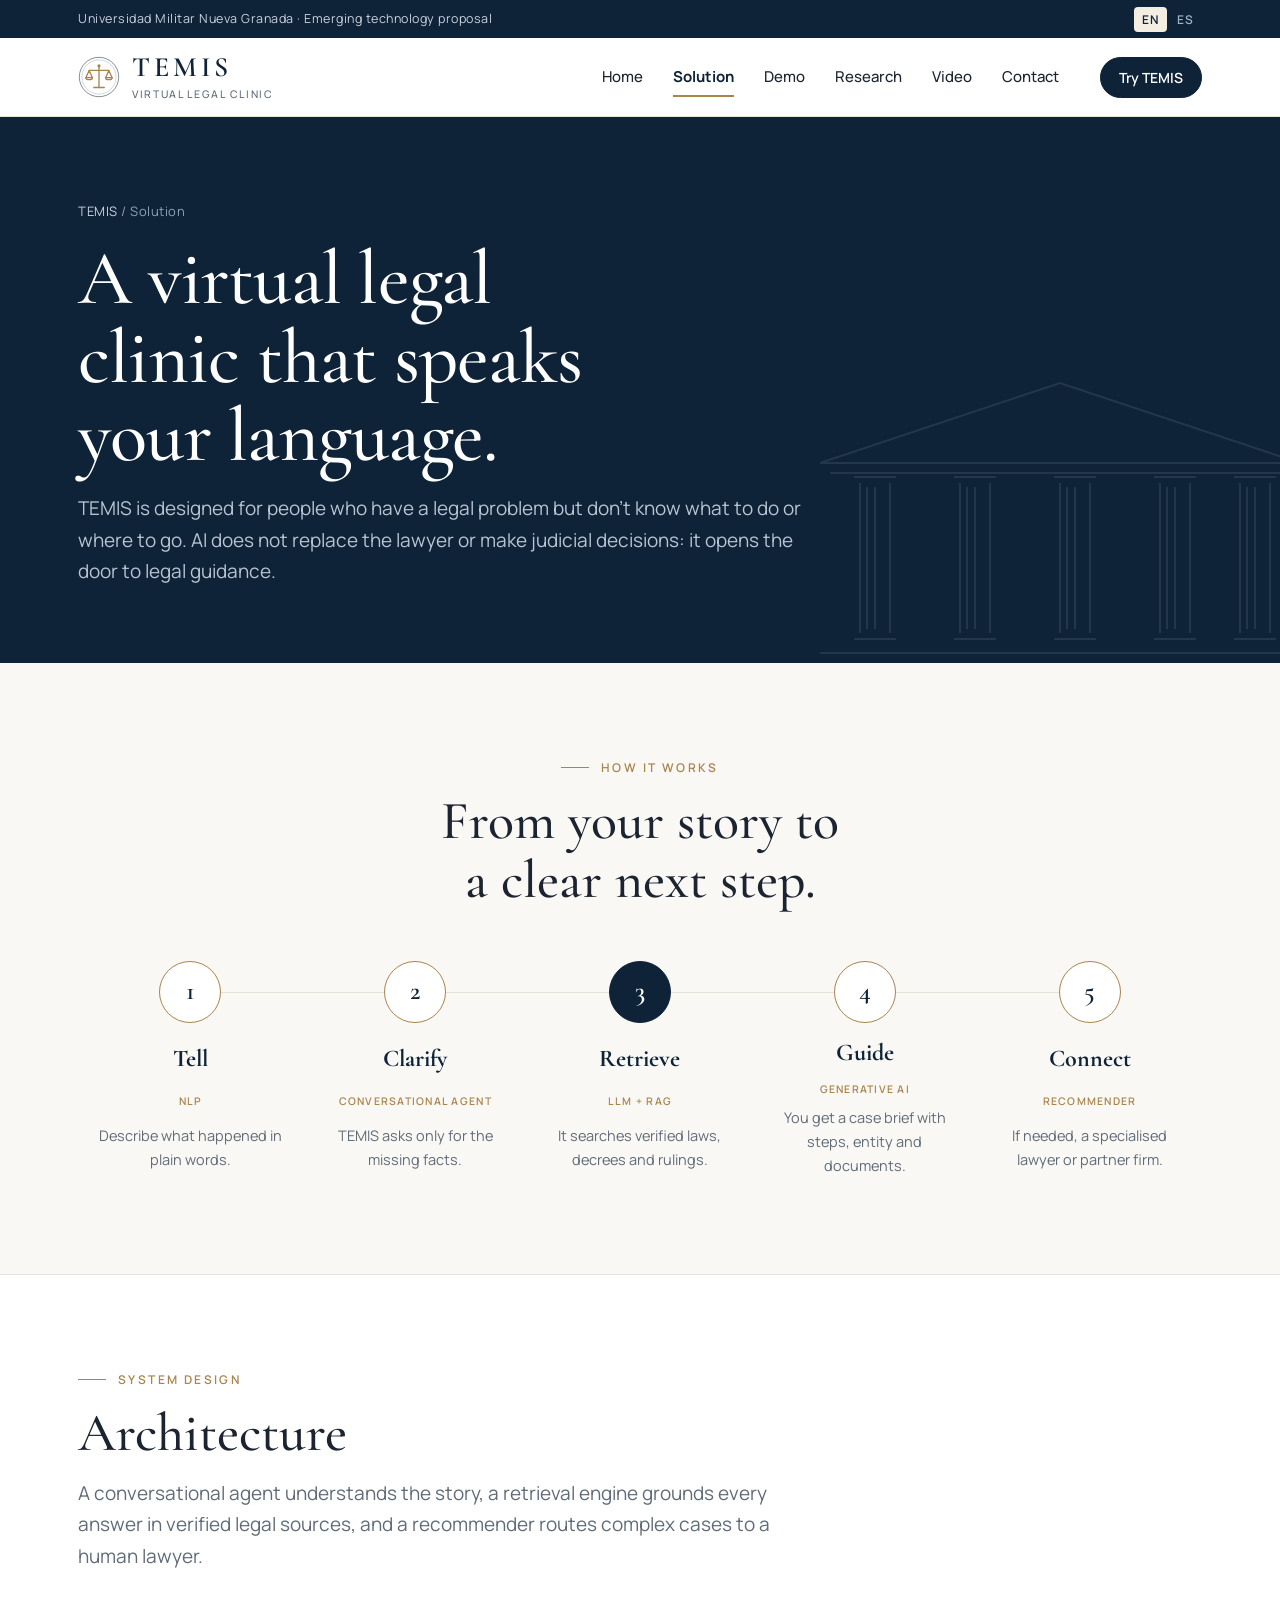
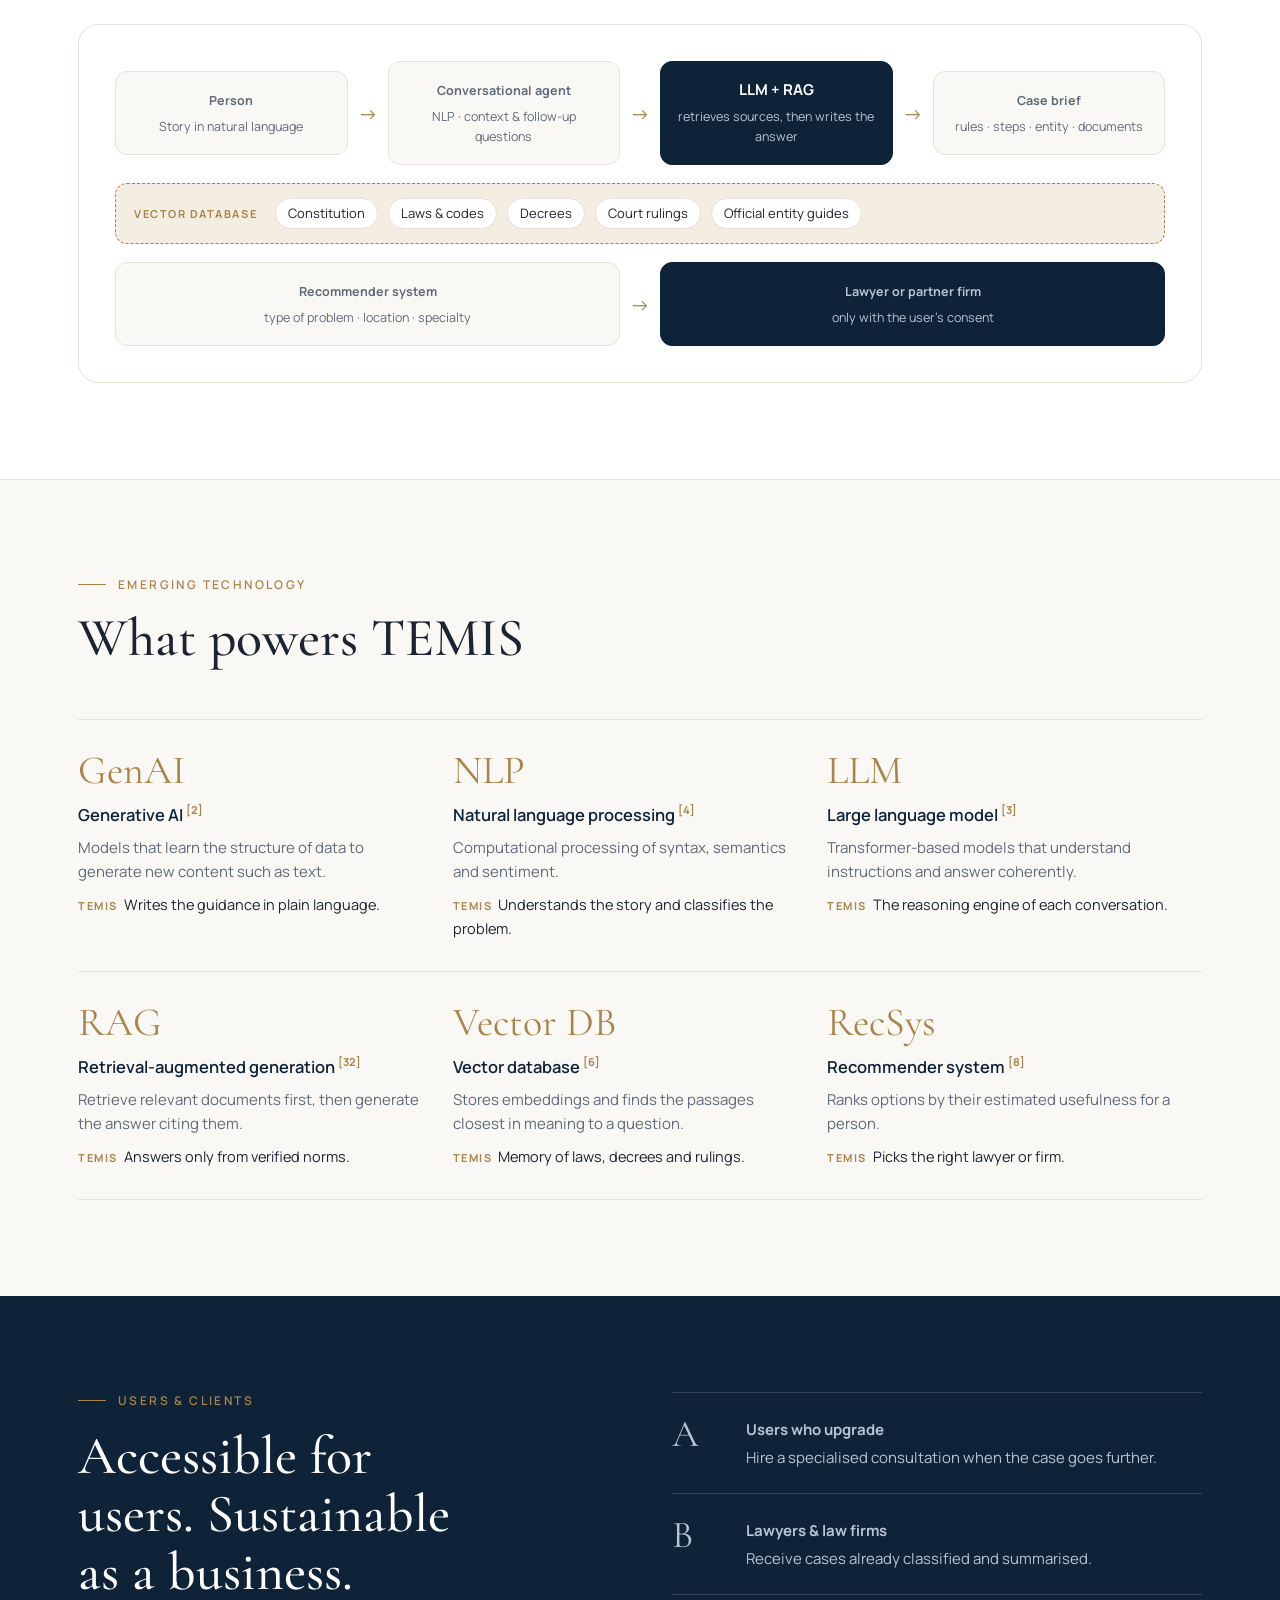
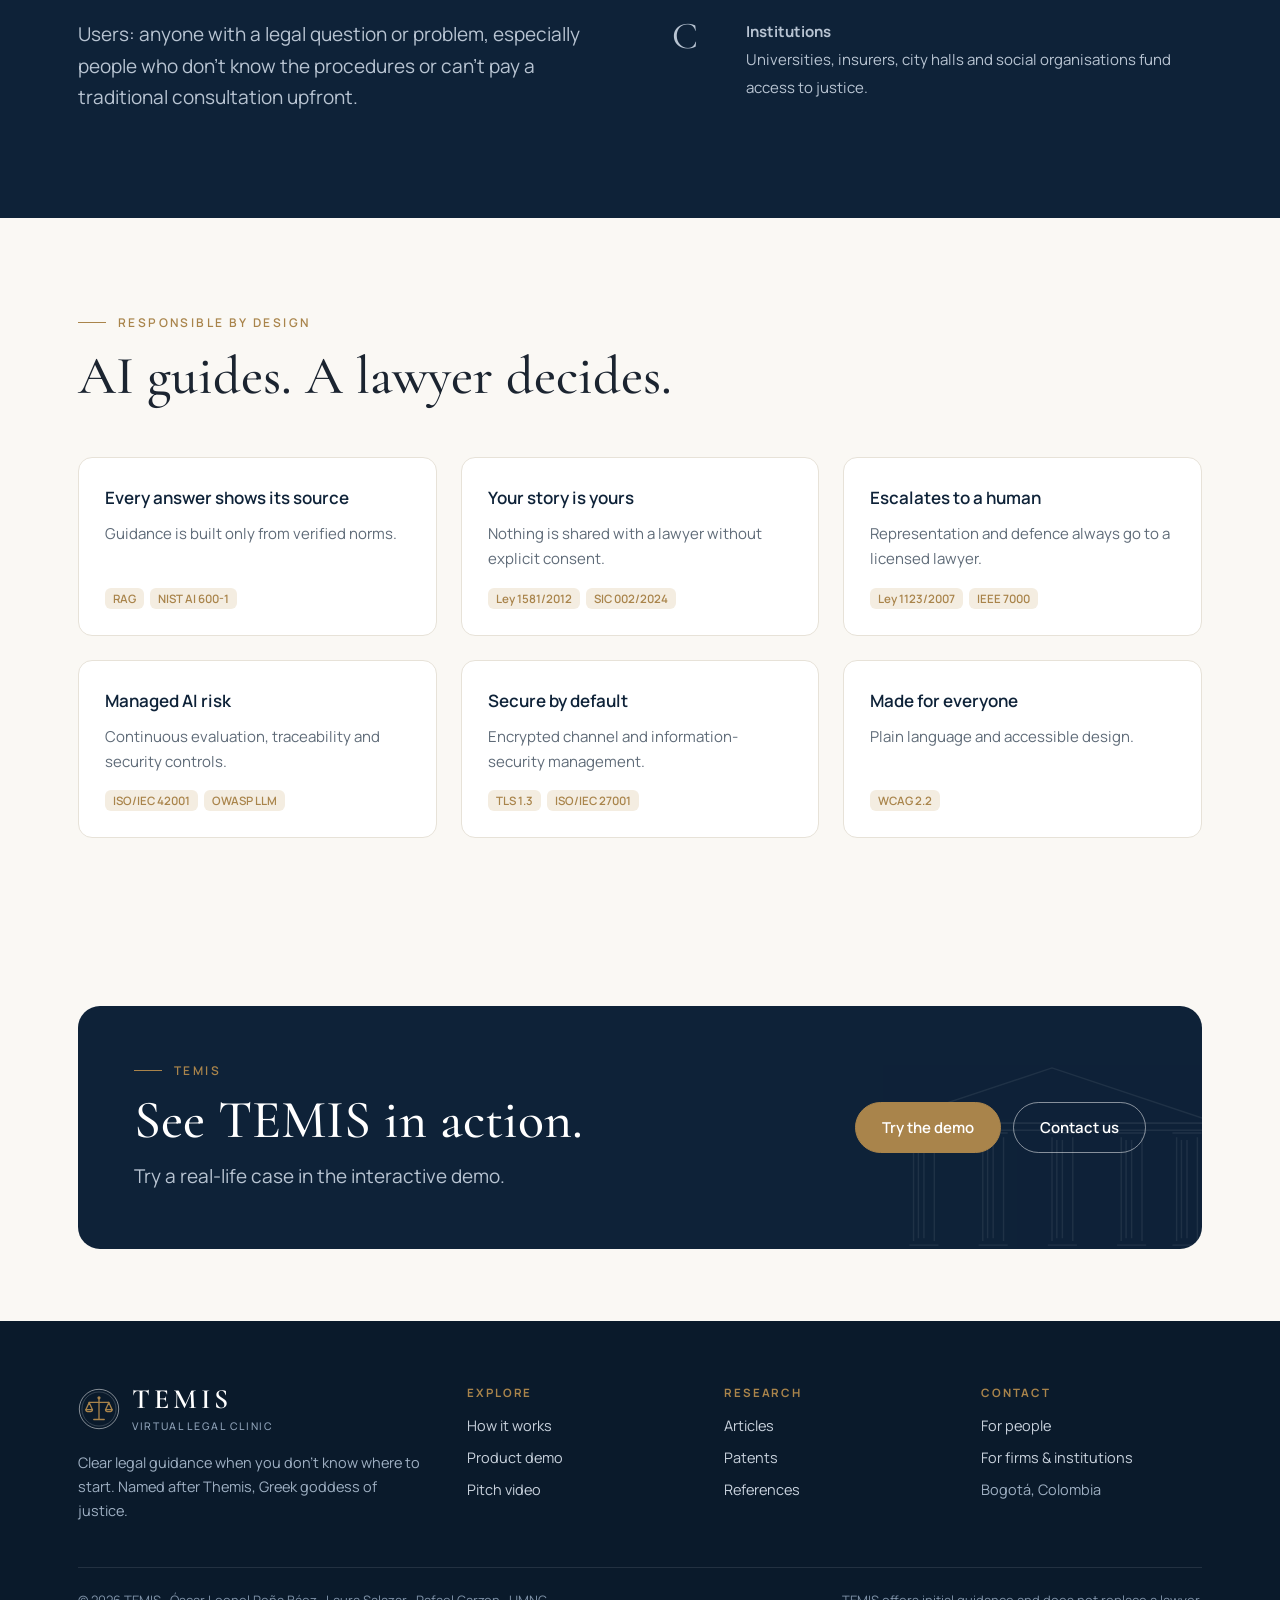
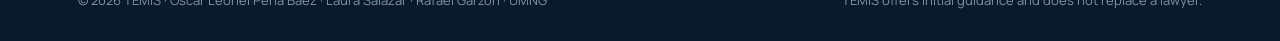
<file: solution.html>
<!DOCTYPE html>
<html lang="en">
<head>
<meta charset="utf-8">
<meta name="viewport" content="width=device-width, initial-scale=1">
<title>Solution · TEMIS</title>
<meta name="description" content="TEMIS: virtual legal clinic powered by generative AI. Clear legal guidance when you don't know where to start.">
<link rel="icon" href="data:image/svg+xml,%3Csvg xmlns='http://www.w3.org/2000/svg' viewBox='0 0 24 24'%3E%3Crect width='24' height='24' rx='6' fill='%230E2238'/%3E%3Cpath d='M12 5v13M9 18h6M6 8h12M6 8l-2.5 5h5zM18 8l-2.5 5h5z' fill='none' stroke='%23A9844B' stroke-width='1.6' stroke-linecap='round' stroke-linejoin='round'/%3E%3C/svg%3E">
<link rel="preconnect" href="https://fonts.googleapis.com"><link rel="preconnect" href="https://fonts.gstatic.com" crossorigin>
<link href="https://fonts.googleapis.com/css2?family=Cormorant+Garamond:ital,wght@0,500;0,600;0,700;1,500&family=Manrope:wght@400;500;600;700&display=swap" rel="stylesheet">
<link rel="stylesheet" href="assets/style.css">
</head>
<body>
<div class="topbar"><div class="wrap"><span><span class="en">Universidad Militar Nueva Granada · Emerging technology proposal</span><span class="es">Universidad Militar Nueva Granada · Propuesta de tecnología emergente</span></span>
<div class="lang" role="group" aria-label="Language"><button type="button" data-l="en" aria-pressed="true">EN</button><button type="button" data-l="es" aria-pressed="false">ES</button></div></div></div>
<header class="site"><div class="wrap">
<a class="logo" href="index.html" aria-label="TEMIS home" style="color:var(--navy)"><svg viewBox="0 0 64 64" aria-hidden="true"><circle cx="32" cy="32" r="30" fill="none" stroke="currentColor" stroke-width="1.4" opacity=".55"/><circle cx="32" cy="32" r="26" fill="none" stroke="currentColor" stroke-width=".8" opacity=".35"/><g fill="none" stroke="#A9844B" stroke-width="2" stroke-linecap="round" stroke-linejoin="round"><path d="M32 15v32M24 48h16"/><path d="M17 22h30"/><path d="M17 22l-5 11h10zM47 22l-5 11h10z"/><path d="M12 33a5 3 0 0 0 10 0M42 33a5 3 0 0 0 10 0"/></g><circle cx="32" cy="15" r="2.4" fill="#A9844B"/></svg><span><span class="name">TEMIS</span><span class="tagline"><span class="en">Virtual legal clinic</span><span class="es">Consultorio jurídico virtual</span></span></span></a>
<button class="menu-btn" type="button" aria-expanded="false" aria-controls="mainnav"><span class="en">Menu</span><span class="es">Menú</span></button>
<nav class="main" id="mainnav" aria-label="Main"><a href="index.html"><span class="en">Home</span><span class="es">Inicio</span></a><a href="solution.html" aria-current="page"><span class="en">Solution</span><span class="es">Solución</span></a><a href="demo.html"><span class="en">Demo</span><span class="es">Demo</span></a><a href="research.html"><span class="en">Research</span><span class="es">Investigación</span></a><a href="video.html"><span class="en">Video</span><span class="es">Video</span></a><a href="contact.html"><span class="en">Contact</span><span class="es">Contacto</span></a></nav>
<a class="btn primary sm cta-nav" href="demo.html"><span class="en">Try TEMIS</span><span class="es">Probar TEMIS</span></a>
</div></header>
<main>
<section class="page-hero"><svg class="columns" viewBox="0 0 520 300" aria-hidden="true" fill="none" stroke="#fff" stroke-width="2"><path d="M20 90 L260 10 L500 90 Z"/><path d="M40 90h440M30 100h460"/><path d="M60 110v150M90 110v150M54 104h42M54 266h42"/><path d="M67 114v142"/><path d="M75 114v142"/><path d="M160 110v150M190 110v150M154 104h42M154 266h42"/><path d="M167 114v142"/><path d="M175 114v142"/><path d="M260 110v150M290 110v150M254 104h42M254 266h42"/><path d="M267 114v142"/><path d="M275 114v142"/><path d="M360 110v150M390 110v150M354 104h42M354 266h42"/><path d="M367 114v142"/><path d="M375 114v142"/><path d="M440 110v150M470 110v150M434 104h42M434 266h42"/><path d="M447 114v142"/><path d="M455 114v142"/><path d="M20 280h480M10 292h500"/></svg><div class="wrap">
<div class="crumbs"><a href="index.html">TEMIS</a> / <span class="en">Solution</span><span class="es">Solución</span></div>
<h1 class="h-xl" style="max-width:16ch"><span class="en">A virtual legal clinic that speaks your language.</span><span class="es">Un consultorio jurídico virtual que habla tu idioma.</span></h1>
<p class="lead"><span class="en">TEMIS is designed for people who have a legal problem but don't know what to do or where to go. AI does not replace the lawyer or make judicial decisions: it opens the door to legal guidance.</span><span class="es">TEMIS está pensado para personas que tienen un problema legal y no saben qué hacer ni a quién acudir. La IA no reemplaza al abogado ni toma decisiones judiciales: abre la puerta a la orientación jurídica.</span></p></div></section>

<section><div class="wrap">
 <div class="sec-head center"><span class="eyebrow"><span class="en">How it works</span><span class="es">Cómo funciona</span></span><h2 class="h-lg"><span class="en">From your story to a clear next step.</span><span class="es">De tu relato a un siguiente paso claro.</span></h2></div>
 <div class="steps">
  <div class="step"><span class="dot">1</span><b><span class="en">Tell</span><span class="es">Cuenta</span></b><small>NLP</small><p><span class="en">Describe what happened in plain words.</span><span class="es">Describe lo que pasó con palabras sencillas.</span></p></div>
  <div class="step"><span class="dot">2</span><b><span class="en">Clarify</span><span class="es">Aclara</span></b><small><span class="en">Conversational agent</span><span class="es">Agente conversacional</span></small><p><span class="en">TEMIS asks only for the missing facts.</span><span class="es">TEMIS pregunta solo los datos que faltan.</span></p></div>
  <div class="step key"><span class="dot">3</span><b><span class="en">Retrieve</span><span class="es">Consulta</span></b><small>LLM + RAG</small><p><span class="en">It searches verified laws, decrees and rulings.</span><span class="es">Busca leyes, decretos y sentencias verificadas.</span></p></div>
  <div class="step"><span class="dot">4</span><b><span class="en">Guide</span><span class="es">Orienta</span></b><small><span class="en">Generative AI</span><span class="es">IA generativa</span></small><p><span class="en">You get a case brief with steps, entity and documents.</span><span class="es">Recibes una ficha con pasos, entidad y documentos.</span></p></div>
  <div class="step"><span class="dot">5</span><b><span class="en">Connect</span><span class="es">Conecta</span></b><small><span class="en">Recommender</span><span class="es">Recomendador</span></small><p><span class="en">If needed, a specialised lawyer or partner firm.</span><span class="es">Si se necesita, un abogado o bufete aliado especializado.</span></p></div>
 </div>
</div></section>

<section class="alt"><div class="wrap">
 <div class="sec-head"><span class="eyebrow"><span class="en">System design</span><span class="es">Diseño del sistema</span></span><h2 class="h-lg"><span class="en">Architecture</span><span class="es">Arquitectura</span></h2>
 <p class="lead"><span class="en">A conversational agent understands the story, a retrieval engine grounds every answer in verified legal sources, and a recommender routes complex cases to a human lawyer.</span><span class="es">Un agente conversacional entiende el relato, un motor de recuperación sustenta cada respuesta en fuentes jurídicas verificadas y un recomendador lleva los casos complejos a un abogado humano.</span></p></div>
 <div class="arch">
  <div class="arch-row">
   <div class="node"><b><span class="en">Person</span><span class="es">Persona</span></b><span><span class="en">Story in natural language</span><span class="es">Relato en lenguaje natural</span></span></div><span class="arr">→</span>
   <div class="node"><b><span class="en">Conversational agent</span><span class="es">Agente conversacional</span></b><span>NLP · <span class="en">context &amp; follow-up questions</span><span class="es">contexto y preguntas</span></span></div><span class="arr">→</span>
   <div class="node core"><b>LLM + RAG</b><span><span class="en">retrieves sources, then writes the answer</span><span class="es">recupera fuentes y redacta la respuesta</span></span></div><span class="arr">→</span>
   <div class="node"><b><span class="en">Case brief</span><span class="es">Ficha del caso</span></b><span><span class="en">rules · steps · entity · documents</span><span class="es">normas · pasos · entidad · documentos</span></span></div>
  </div>
  <div class="kb"><span class="k"><span class="en">Vector database</span><span class="es">Base vectorial</span></span><span class="pill"><span class="en">Constitution</span><span class="es">Constitución</span></span><span class="pill"><span class="en">Laws &amp; codes</span><span class="es">Leyes y códigos</span></span><span class="pill"><span class="en">Decrees</span><span class="es">Decretos</span></span><span class="pill"><span class="en">Court rulings</span><span class="es">Sentencias</span></span><span class="pill"><span class="en">Official entity guides</span><span class="es">Guías de entidades oficiales</span></span></div>
  <div class="arch-row" style="grid-template-columns:1fr auto 1fr">
   <div class="node"><b><span class="en">Recommender system</span><span class="es">Sistema de recomendación</span></b><span><span class="en">type of problem · location · specialty</span><span class="es">tipo de problema · ubicación · especialidad</span></span></div><span class="arr">→</span>
   <div class="node core"><b><span class="en">Lawyer or partner firm</span><span class="es">Abogado o bufete aliado</span></b><span><span class="en">only with the user's consent</span><span class="es">solo con consentimiento del usuario</span></span></div>
  </div>
 </div>
</div></section>

<section><div class="wrap">
 <div class="sec-head"><span class="eyebrow"><span class="en">Emerging technology</span><span class="es">Tecnología emergente</span></span><h2 class="h-lg"><span class="en">What powers TEMIS</span><span class="es">Qué hace funcionar a TEMIS</span></h2></div>
 <div class="tech">
  <div><span class="ab">GenAI</span><h3><span class="en">Generative AI</span><span class="es">IA generativa</span> <sup><a href="research.html#ref-2">[2]</a></sup></h3><p><span class="en">Models that learn the structure of data to generate new content such as text.</span><span class="es">Modelos que aprenden la estructura de los datos para generar contenido nuevo, como texto.</span></p><p class="use"><b>TEMIS</b><span class="en">Writes the guidance in plain language.</span><span class="es">Redacta la orientación en lenguaje sencillo.</span></p></div>
  <div><span class="ab">NLP</span><h3><span class="en">Natural language processing</span><span class="es">Procesamiento de lenguaje natural</span> <sup><a href="research.html#ref-4">[4]</a></sup></h3><p><span class="en">Computational processing of syntax, semantics and sentiment.</span><span class="es">Procesamiento computacional de sintaxis, semántica y sentimiento.</span></p><p class="use"><b>TEMIS</b><span class="en">Understands the story and classifies the problem.</span><span class="es">Entiende el relato y clasifica el problema.</span></p></div>
  <div><span class="ab">LLM</span><h3><span class="en">Large language model</span><span class="es">Modelo de lenguaje grande</span> <sup><a href="research.html#ref-3">[3]</a></sup></h3><p><span class="en">Transformer-based models that understand instructions and answer coherently.</span><span class="es">Modelos basados en transformadores que entienden instrucciones y responden con coherencia.</span></p><p class="use"><b>TEMIS</b><span class="en">The reasoning engine of each conversation.</span><span class="es">El motor de razonamiento de cada conversación.</span></p></div>
  <div><span class="ab">RAG</span><h3><span class="en">Retrieval-augmented generation</span><span class="es">Generación aumentada por recuperación</span> <sup><a href="research.html#ref-32">[32]</a></sup></h3><p><span class="en">Retrieve relevant documents first, then generate the answer citing them.</span><span class="es">Primero recupera documentos pertinentes y luego genera la respuesta citándolos.</span></p><p class="use"><b>TEMIS</b><span class="en">Answers only from verified norms.</span><span class="es">Responde solo con normas verificadas.</span></p></div>
  <div><span class="ab">Vector DB</span><h3><span class="en">Vector database</span><span class="es">Base de datos vectorial</span> <sup><a href="research.html#ref-6">[6]</a></sup></h3><p><span class="en">Stores embeddings and finds the passages closest in meaning to a question.</span><span class="es">Guarda vectores y encuentra los pasajes más cercanos en significado a una consulta.</span></p><p class="use"><b>TEMIS</b><span class="en">Memory of laws, decrees and rulings.</span><span class="es">Memoria de leyes, decretos y sentencias.</span></p></div>
  <div><span class="ab">RecSys</span><h3><span class="en">Recommender system</span><span class="es">Sistema de recomendación</span> <sup><a href="research.html#ref-8">[8]</a></sup></h3><p><span class="en">Ranks options by their estimated usefulness for a person.</span><span class="es">Ordena alternativas según su utilidad estimada para la persona.</span></p><p class="use"><b>TEMIS</b><span class="en">Picks the right lawyer or firm.</span><span class="es">Elige el abogado o bufete adecuado.</span></p></div>
 </div>
</div></section>

<section class="dark"><div class="wrap">
 <div class="grid-2" style="gap:64px;align-items:start">
  <div style="display:grid;gap:18px"><span class="eyebrow"><span class="en">Users &amp; clients</span><span class="es">Usuarios y clientes</span></span><h2 class="h-lg" style="color:#fff"><span class="en">Accessible for users. Sustainable as a business.</span><span class="es">Accesible para el usuario. Sostenible como negocio.</span></h2>
   <p class="lead"><span class="en">Users: anyone with a legal question or problem, especially people who don't know the procedures or can't pay a traditional consultation upfront.</span><span class="es">Usuarios: cualquier persona con una duda o problema jurídico, especialmente quienes desconocen los procedimientos o no pueden pagar de entrada una consulta tradicional.</span></p></div>
  <div class="payers">
   <div class="payer"><span class="ix">A</span><div><b><span class="en">Users who upgrade</span><span class="es">Usuarios que amplían el servicio</span></b><span><span class="en">Hire a specialised consultation when the case goes further.</span><span class="es">Contratan una consulta especializada cuando el caso lo requiere.</span></span></div></div>
   <div class="payer"><span class="ix">B</span><div><b><span class="en">Lawyers &amp; law firms</span><span class="es">Abogados y bufetes</span></b><span><span class="en">Receive cases already classified and summarised.</span><span class="es">Reciben casos ya clasificados y resumidos.</span></span></div></div>
   <div class="payer"><span class="ix">C</span><div><b><span class="en">Institutions</span><span class="es">Instituciones</span></b><span><span class="en">Universities, insurers, city halls and social organisations fund access to justice.</span><span class="es">Universidades, aseguradoras, alcaldías y organizaciones sociales financian el acceso a la justicia.</span></span></div></div>
  </div>
 </div>
</div></section>

<section><div class="wrap">
 <div class="sec-head"><span class="eyebrow"><span class="en">Responsible by design</span><span class="es">Responsable por diseño</span></span><h2 class="h-lg"><span class="en">AI guides. A lawyer decides.</span><span class="es">La IA orienta. El abogado decide.</span></h2></div>
 <div class="grid-3">
  <div class="guard"><h3><span class="en">Every answer shows its source</span><span class="es">Cada respuesta muestra su fuente</span></h3><p><span class="en">Guidance is built only from verified norms.</span><span class="es">La orientación se construye solo con normas verificadas.</span></p><div class="basis"><span class="tag">RAG</span><span class="tag">NIST AI 600-1</span></div></div>
  <div class="guard"><h3><span class="en">Your story is yours</span><span class="es">Tu relato es tuyo</span></h3><p><span class="en">Nothing is shared with a lawyer without explicit consent.</span><span class="es">Nada se comparte con un abogado sin consentimiento expreso.</span></p><div class="basis"><span class="tag">Ley 1581/2012</span><span class="tag">SIC 002/2024</span></div></div>
  <div class="guard"><h3><span class="en">Escalates to a human</span><span class="es">Escala a un humano</span></h3><p><span class="en">Representation and defence always go to a licensed lawyer.</span><span class="es">La representación y la defensa siempre van a un abogado habilitado.</span></p><div class="basis"><span class="tag">Ley 1123/2007</span><span class="tag">IEEE 7000</span></div></div>
  <div class="guard"><h3><span class="en">Managed AI risk</span><span class="es">Riesgo de IA gestionado</span></h3><p><span class="en">Continuous evaluation, traceability and security controls.</span><span class="es">Evaluación continua, trazabilidad y controles de seguridad.</span></p><div class="basis"><span class="tag">ISO/IEC 42001</span><span class="tag">OWASP LLM</span></div></div>
  <div class="guard"><h3><span class="en">Secure by default</span><span class="es">Seguro por defecto</span></h3><p><span class="en">Encrypted channel and information-security management.</span><span class="es">Canal cifrado y gestión de seguridad de la información.</span></p><div class="basis"><span class="tag">TLS 1.3</span><span class="tag">ISO/IEC 27001</span></div></div>
  <div class="guard"><h3><span class="en">Made for everyone</span><span class="es">Hecho para todos</span></h3><p><span class="en">Plain language and accessible design.</span><span class="es">Lenguaje sencillo y diseño accesible.</span></p><div class="basis"><span class="tag">WCAG 2.2</span></div></div>
 </div>
</div></section>
<section class="tight"><div class="wrap"><div class="cta-band"><svg class="columns" viewBox="0 0 520 300" aria-hidden="true" fill="none" stroke="#fff" stroke-width="2"><path d="M20 90 L260 10 L500 90 Z"/><path d="M40 90h440M30 100h460"/><path d="M60 110v150M90 110v150M54 104h42M54 266h42"/><path d="M67 114v142"/><path d="M75 114v142"/><path d="M160 110v150M190 110v150M154 104h42M154 266h42"/><path d="M167 114v142"/><path d="M175 114v142"/><path d="M260 110v150M290 110v150M254 104h42M254 266h42"/><path d="M267 114v142"/><path d="M275 114v142"/><path d="M360 110v150M390 110v150M354 104h42M354 266h42"/><path d="M367 114v142"/><path d="M375 114v142"/><path d="M440 110v150M470 110v150M434 104h42M434 266h42"/><path d="M447 114v142"/><path d="M455 114v142"/><path d="M20 280h480M10 292h500"/></svg>
<div style="display:grid;gap:12px;position:relative"><span class="eyebrow">TEMIS</span><h2 class="h-lg"><span class="en">See TEMIS in action.</span><span class="es">Mira TEMIS en acción.</span></h2><p class="lead"><span class="en">Try a real-life case in the interactive demo.</span><span class="es">Prueba un caso de la vida real en el demo interactivo.</span></p></div>
<div class="acts" style="position:relative"><a class="btn gold" href="demo.html"><span class="en">Try the demo</span><span class="es">Probar el demo</span></a><a class="btn light" href="contact.html"><span class="en">Contact us</span><span class="es">Contáctanos</span></a></div>
</div></div></section>
</main>
<footer class="site"><div class="wrap">
<div class="cols">
 <div><a class="logo" href="index.html" style="color:#fff"><svg viewBox="0 0 64 64" aria-hidden="true"><circle cx="32" cy="32" r="30" fill="none" stroke="currentColor" stroke-width="1.4" opacity=".55"/><circle cx="32" cy="32" r="26" fill="none" stroke="currentColor" stroke-width=".8" opacity=".35"/><g fill="none" stroke="#A9844B" stroke-width="2" stroke-linecap="round" stroke-linejoin="round"><path d="M32 15v32M24 48h16"/><path d="M17 22h30"/><path d="M17 22l-5 11h10zM47 22l-5 11h10z"/><path d="M12 33a5 3 0 0 0 10 0M42 33a5 3 0 0 0 10 0"/></g><circle cx="32" cy="15" r="2.4" fill="#A9844B"/></svg><span><span class="name">TEMIS</span><span class="tagline"><span class="en">Virtual legal clinic</span><span class="es">Consultorio jurídico virtual</span></span></span></a>
 <p style="margin-top:18px;max-width:38ch"><span class="en">Clear legal guidance when you don't know where to start. Named after Themis, Greek goddess of justice.</span><span class="es">Orientación jurídica clara cuando no sabes por dónde empezar. Inspirado en Temis, diosa griega de la justicia.</span></p></div>
 <div><h4><span class="en">Explore</span><span class="es">Explora</span></h4><ul><li><a href="solution.html"><span class="en">How it works</span><span class="es">Cómo funciona</span></a></li><li><a href="demo.html"><span class="en">Product demo</span><span class="es">Demo del producto</span></a></li><li><a href="video.html"><span class="en">Pitch video</span><span class="es">Video pitch</span></a></li></ul></div>
 <div><h4><span class="en">Research</span><span class="es">Investigación</span></h4><ul><li><a href="research.html#articles"><span class="en">Articles</span><span class="es">Artículos</span></a></li><li><a href="research.html#patents"><span class="en">Patents</span><span class="es">Patentes</span></a></li><li><a href="research.html#references"><span class="en">References</span><span class="es">Referencias</span></a></li></ul></div>
 <div><h4><span class="en">Contact</span><span class="es">Contacto</span></h4><ul><li><a href="contact.html"><span class="en">For people</span><span class="es">Para personas</span></a></li><li><a href="contact.html#companies"><span class="en">For firms &amp; institutions</span><span class="es">Para bufetes e instituciones</span></a></li><li>Bogotá, Colombia</li></ul></div>
</div>
<div class="legal"><span>© 2026 TEMIS · Óscar Leonel Peña Báez · Laura Salazar · Rafael Garzon · UMNG</span><span><span class="en">TEMIS offers initial guidance and does not replace a lawyer.</span><span class="es">TEMIS ofrece orientación inicial y no reemplaza a un abogado.</span></span></div>
</div></footer>
<script src="assets/app.js"></script>

</body>
</html>
</file>
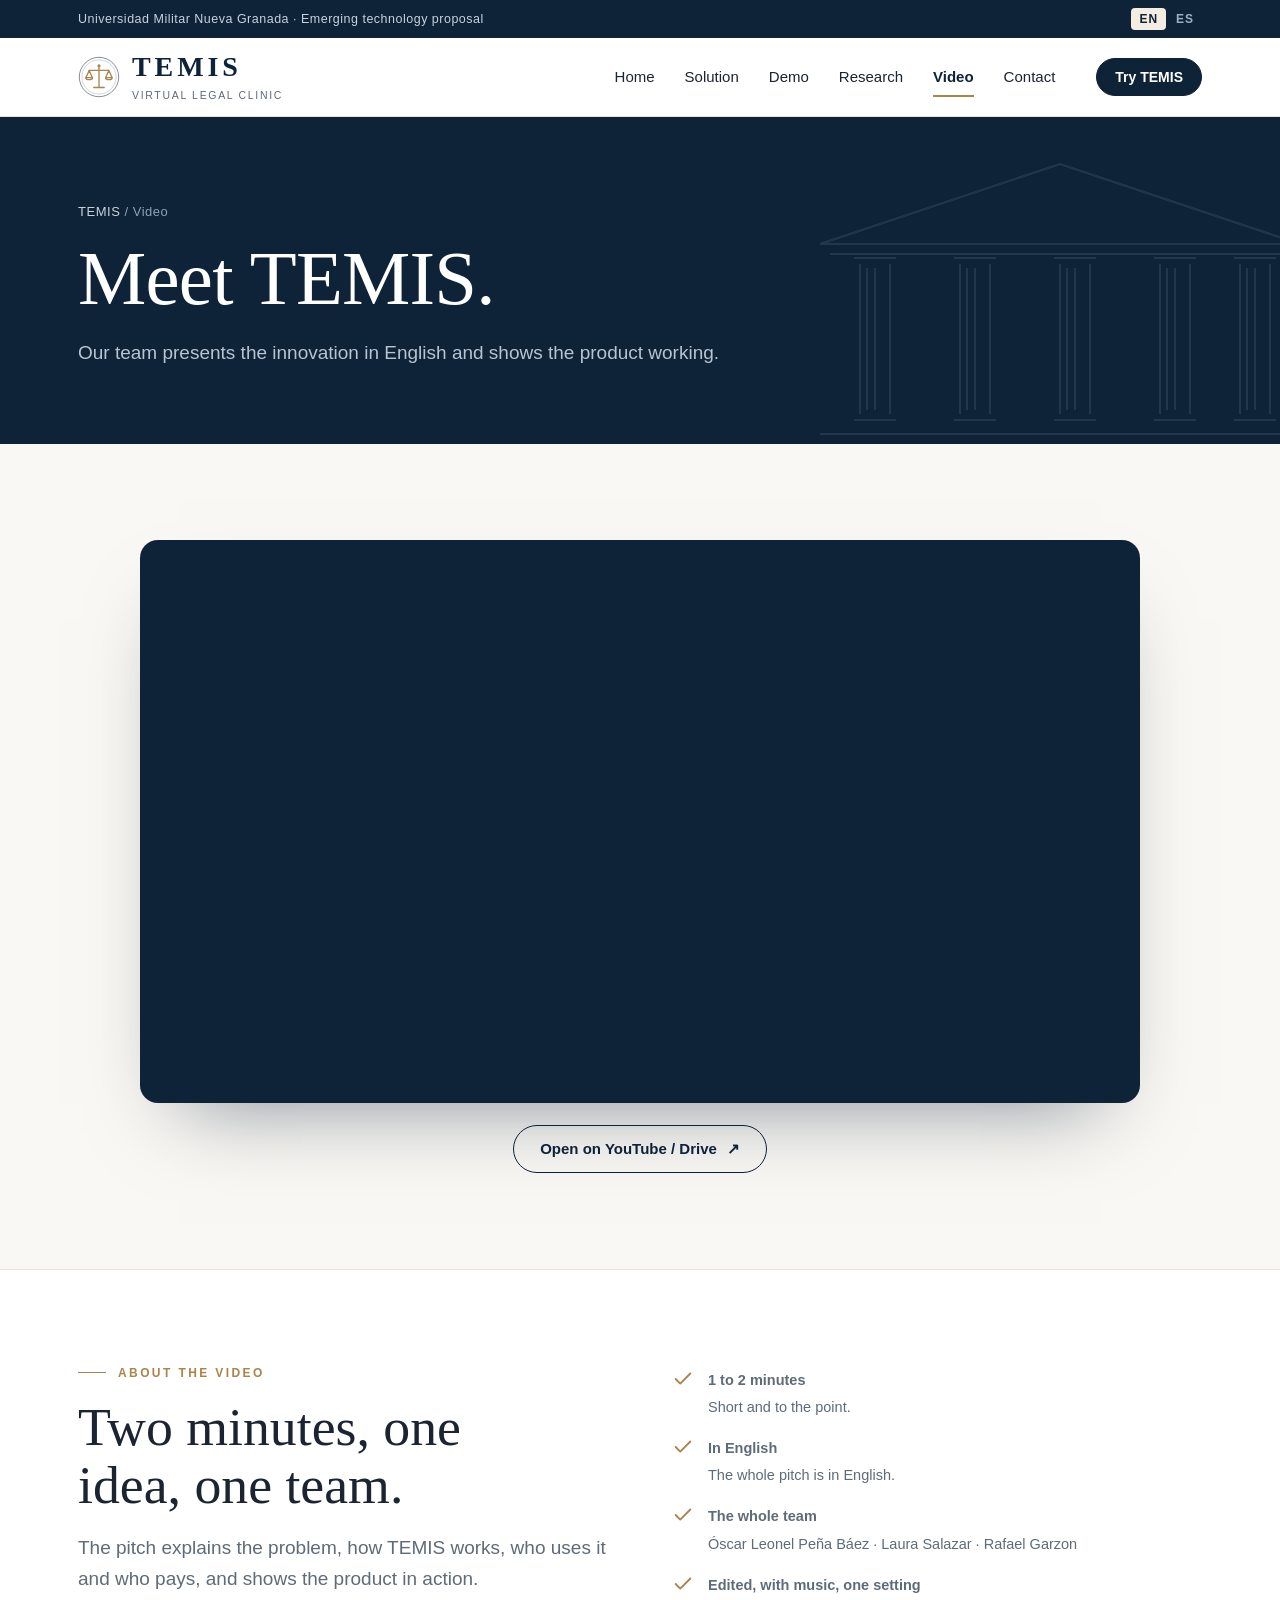
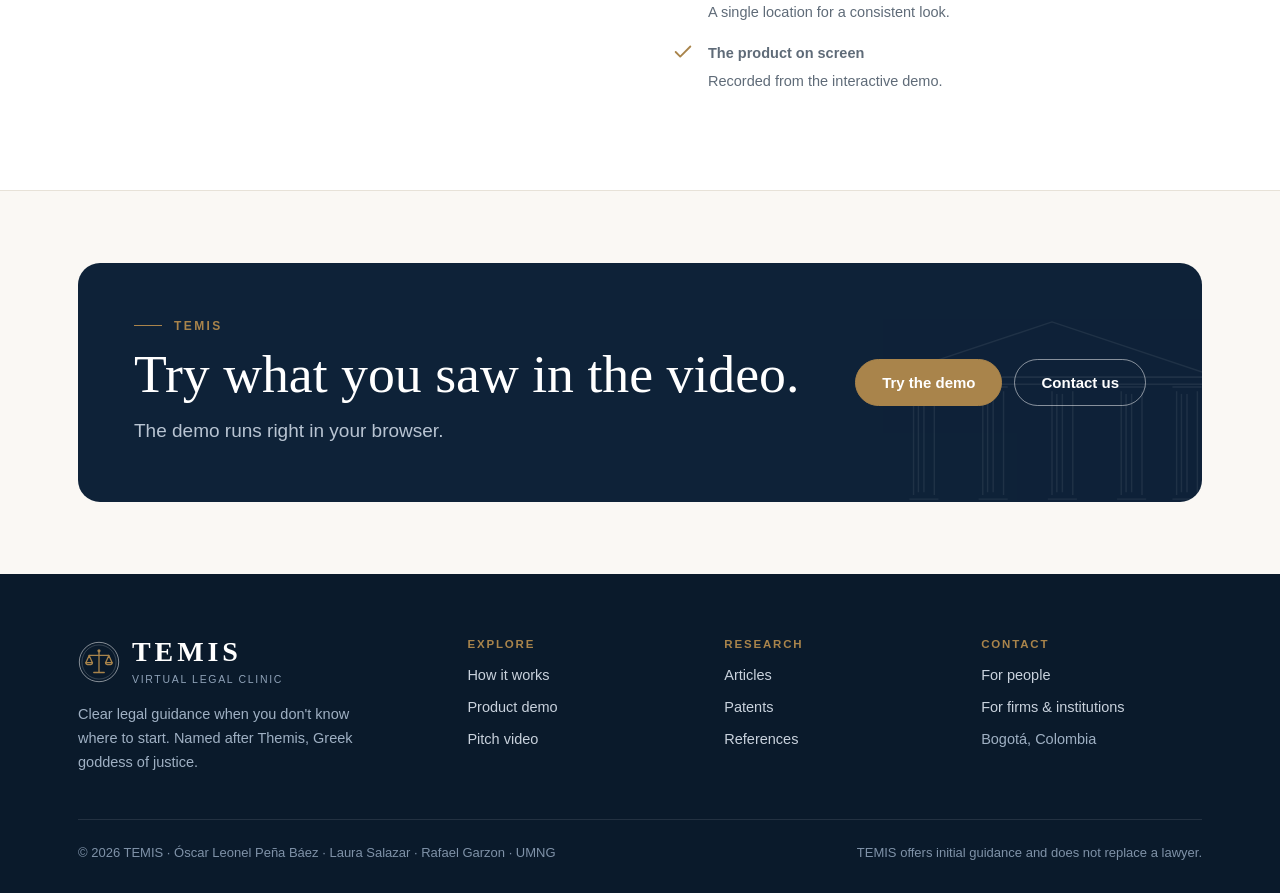
<file: video.html>
<!DOCTYPE html>
<html lang="en">
<head>
<meta charset="utf-8">
<meta name="viewport" content="width=device-width, initial-scale=1">
<title>Video · TEMIS</title>
<meta name="description" content="TEMIS: virtual legal clinic powered by generative AI. Clear legal guidance when you don't know where to start.">
<link rel="icon" href="data:image/svg+xml,%3Csvg xmlns='http://www.w3.org/2000/svg' viewBox='0 0 24 24'%3E%3Crect width='24' height='24' rx='6' fill='%230E2238'/%3E%3Cpath d='M12 5v13M9 18h6M6 8h12M6 8l-2.5 5h5zM18 8l-2.5 5h5z' fill='none' stroke='%23A9844B' stroke-width='1.6' stroke-linecap='round' stroke-linejoin='round'/%3E%3C/svg%3E">
<link rel="preconnect" href="https://youtu.be/pkRowL3nou4"><link rel="preconnect" href="https://youtu.be/pkRowL3nou4" crossorigin>
<link href="https://youtu.be/pkRowL3nou4">
<link rel="stylesheet" href="assets/style.css">
</head>
<body>
<div class="topbar"><div class="wrap"><span><span class="en">Universidad Militar Nueva Granada · Emerging technology proposal</span><span class="es">Universidad Militar Nueva Granada · Propuesta de tecnología emergente</span></span>
<div class="lang" role="group" aria-label="Language"><button type="button" data-l="en" aria-pressed="true">EN</button><button type="button" data-l="es" aria-pressed="false">ES</button></div></div></div>
<header class="site"><div class="wrap">
<a class="logo" href="index.html" aria-label="TEMIS home" style="color:var(--navy)"><svg viewBox="0 0 64 64" aria-hidden="true"><circle cx="32" cy="32" r="30" fill="none" stroke="currentColor" stroke-width="1.4" opacity=".55"/><circle cx="32" cy="32" r="26" fill="none" stroke="currentColor" stroke-width=".8" opacity=".35"/><g fill="none" stroke="#A9844B" stroke-width="2" stroke-linecap="round" stroke-linejoin="round"><path d="M32 15v32M24 48h16"/><path d="M17 22h30"/><path d="M17 22l-5 11h10zM47 22l-5 11h10z"/><path d="M12 33a5 3 0 0 0 10 0M42 33a5 3 0 0 0 10 0"/></g><circle cx="32" cy="15" r="2.4" fill="#A9844B"/></svg><span><span class="name">TEMIS</span><span class="tagline"><span class="en">Virtual legal clinic</span><span class="es">Consultorio jurídico virtual</span></span></span></a>
<button class="menu-btn" type="button" aria-expanded="false" aria-controls="mainnav"><span class="en">Menu</span><span class="es">Menú</span></button>
<nav class="main" id="mainnav" aria-label="Main"><a href="index.html"><span class="en">Home</span><span class="es">Inicio</span></a><a href="solution.html"><span class="en">Solution</span><span class="es">Solución</span></a><a href="demo.html"><span class="en">Demo</span><span class="es">Demo</span></a><a href="research.html"><span class="en">Research</span><span class="es">Investigación</span></a><a href="video.html" aria-current="page"><span class="en">Video</span><span class="es">Video</span></a><a href="contact.html"><span class="en">Contact</span><span class="es">Contacto</span></a></nav>
<a class="btn primary sm cta-nav" href="demo.html"><span class="en">Try TEMIS</span><span class="es">Probar TEMIS</span></a>
</div></header>
<main>
<section class="page-hero"><svg class="columns" viewBox="0 0 520 300" aria-hidden="true" fill="none" stroke="#fff" stroke-width="2"><path d="M20 90 L260 10 L500 90 Z"/><path d="M40 90h440M30 100h460"/><path d="M60 110v150M90 110v150M54 104h42M54 266h42"/><path d="M67 114v142"/><path d="M75 114v142"/><path d="M160 110v150M190 110v150M154 104h42M154 266h42"/><path d="M167 114v142"/><path d="M175 114v142"/><path d="M260 110v150M290 110v150M254 104h42M254 266h42"/><path d="M267 114v142"/><path d="M275 114v142"/><path d="M360 110v150M390 110v150M354 104h42M354 266h42"/><path d="M367 114v142"/><path d="M375 114v142"/><path d="M440 110v150M470 110v150M434 104h42M434 266h42"/><path d="M447 114v142"/><path d="M455 114v142"/><path d="M20 280h480M10 292h500"/></svg><div class="wrap">
<div class="crumbs"><a href="index.html">TEMIS</a> / <span class="en">Video</span><span class="es">Video</span></div>
<h1 class="h-xl" style="max-width:16ch"><span class="en">Meet TEMIS.</span><span class="es">Conoce TEMIS.</span></h1>
<p class="lead"><span class="en">Our team presents the innovation in English and shows the product working.</span><span class="es">Nuestro equipo presenta la innovación en inglés y muestra el producto funcionando.</span></p></div></section>
<section><div class="wrap">
 <div class="player" data-player style="max-width:1000px;margin:0 auto">
  <a class="poster" data-video-link href="#"><svg class="columns" viewBox="0 0 520 300" aria-hidden="true" fill="none" stroke="#fff" stroke-width="2"><path d="M20 90 L260 10 L500 90 Z"/><path d="M40 90h440M30 100h460"/><path d="M60 110v150M90 110v150M54 104h42M54 266h42"/><path d="M67 114v142"/><path d="M75 114v142"/><path d="M160 110v150M190 110v150M154 104h42M154 266h42"/><path d="M167 114v142"/><path d="M175 114v142"/><path d="M260 110v150M290 110v150M254 104h42M254 266h42"/><path d="M267 114v142"/><path d="M275 114v142"/><path d="M360 110v150M390 110v150M354 104h42M354 266h42"/><path d="M367 114v142"/><path d="M375 114v142"/><path d="M440 110v150M470 110v150M434 104h42M434 266h42"/><path d="M447 114v142"/><path d="M455 114v142"/><path d="M20 280h480M10 292h500"/></svg><div class="in"><span class="play"><svg width="34" height="34" viewBox="0 0 24 24"><path d="M8 5v14l11-7z" fill="#fff"/></svg></span><span class="t">TEMIS</span><span class="m">Pitch · 1–2 min · English</span><span class="m" data-soon style="color:var(--gold)"><span class="en">Coming soon</span><span class="es">Próximamente</span></span></div></a>
 </div>
 <p style="text-align:center;margin-top:22px"><a class="btn" data-video-link href="#"><span class="en">Open on YouTube / Drive</span><span class="es">Abrir en YouTube / Drive</span> ↗</a></p>
</div></section>

<section class="alt"><div class="wrap">
 <div class="grid-2" style="gap:64px;align-items:start">
  <div style="display:grid;gap:18px"><span class="eyebrow"><span class="en">About the video</span><span class="es">Sobre el video</span></span><h2 class="h-lg"><span class="en">Two minutes, one idea, one team.</span><span class="es">Dos minutos, una idea, un equipo.</span></h2><p class="lead"><span class="en">The pitch explains the problem, how TEMIS works, who uses it and who pays, and shows the product in action.</span><span class="es">El pitch explica el problema, cómo funciona TEMIS, quién lo usa y quién paga, y muestra el producto en acción.</span></p></div>
  <ul class="checks">
   <li><svg viewBox="0 0 24 24" fill="none" stroke="currentColor" stroke-width="2" stroke-linecap="round" stroke-linejoin="round" aria-hidden="true"><path d="M20 6 9 17l-5-5"/></svg><div><b><span class="en">1 to 2 minutes</span><span class="es">Entre 1 y 2 minutos</span></b><span><span class="en">Short and to the point.</span><span class="es">Corto y al grano.</span></span></div></li>
   <li><svg viewBox="0 0 24 24" fill="none" stroke="currentColor" stroke-width="2" stroke-linecap="round" stroke-linejoin="round" aria-hidden="true"><path d="M20 6 9 17l-5-5"/></svg><div><b><span class="en">In English</span><span class="es">En inglés</span></b><span><span class="en">The whole pitch is in English.</span><span class="es">Todo el pitch es en inglés.</span></span></div></li>
   <li><svg viewBox="0 0 24 24" fill="none" stroke="currentColor" stroke-width="2" stroke-linecap="round" stroke-linejoin="round" aria-hidden="true"><path d="M20 6 9 17l-5-5"/></svg><div><b><span class="en">The whole team</span><span class="es">Todo el equipo</span></b><span>Óscar Leonel Peña Báez · Laura Salazar · Rafael Garzon</span></div></li>
   <li><svg viewBox="0 0 24 24" fill="none" stroke="currentColor" stroke-width="2" stroke-linecap="round" stroke-linejoin="round" aria-hidden="true"><path d="M20 6 9 17l-5-5"/></svg><div><b><span class="en">Edited, with music, one setting</span><span class="es">Con edición, música y un solo ambiente</span></b><span><span class="en">A single location for a consistent look.</span><span class="es">Un solo lugar para una imagen coherente.</span></span></div></li>
   <li><svg viewBox="0 0 24 24" fill="none" stroke="currentColor" stroke-width="2" stroke-linecap="round" stroke-linejoin="round" aria-hidden="true"><path d="M20 6 9 17l-5-5"/></svg><div><b><span class="en">The product on screen</span><span class="es">El producto en pantalla</span></b><span><span class="en">Recorded from the interactive demo.</span><span class="es">Grabado desde el demo interactivo.</span></span></div></li>
  </ul>
 </div>
</div></section>
<section class="tight"><div class="wrap"><div class="cta-band"><svg class="columns" viewBox="0 0 520 300" aria-hidden="true" fill="none" stroke="#fff" stroke-width="2"><path d="M20 90 L260 10 L500 90 Z"/><path d="M40 90h440M30 100h460"/><path d="M60 110v150M90 110v150M54 104h42M54 266h42"/><path d="M67 114v142"/><path d="M75 114v142"/><path d="M160 110v150M190 110v150M154 104h42M154 266h42"/><path d="M167 114v142"/><path d="M175 114v142"/><path d="M260 110v150M290 110v150M254 104h42M254 266h42"/><path d="M267 114v142"/><path d="M275 114v142"/><path d="M360 110v150M390 110v150M354 104h42M354 266h42"/><path d="M367 114v142"/><path d="M375 114v142"/><path d="M440 110v150M470 110v150M434 104h42M434 266h42"/><path d="M447 114v142"/><path d="M455 114v142"/><path d="M20 280h480M10 292h500"/></svg>
<div style="display:grid;gap:12px;position:relative"><span class="eyebrow">TEMIS</span><h2 class="h-lg"><span class="en">Try what you saw in the video.</span><span class="es">Prueba lo que viste en el video.</span></h2><p class="lead"><span class="en">The demo runs right in your browser.</span><span class="es">El demo funciona directamente en tu navegador.</span></p></div>
<div class="acts" style="position:relative"><a class="btn gold" href="demo.html"><span class="en">Try the demo</span><span class="es">Probar el demo</span></a><a class="btn light" href="contact.html"><span class="en">Contact us</span><span class="es">Contáctanos</span></a></div>
</div></div></section>
</main>
<footer class="site"><div class="wrap">
<div class="cols">
 <div><a class="logo" href="index.html" style="color:#fff"><svg viewBox="0 0 64 64" aria-hidden="true"><circle cx="32" cy="32" r="30" fill="none" stroke="currentColor" stroke-width="1.4" opacity=".55"/><circle cx="32" cy="32" r="26" fill="none" stroke="currentColor" stroke-width=".8" opacity=".35"/><g fill="none" stroke="#A9844B" stroke-width="2" stroke-linecap="round" stroke-linejoin="round"><path d="M32 15v32M24 48h16"/><path d="M17 22h30"/><path d="M17 22l-5 11h10zM47 22l-5 11h10z"/><path d="M12 33a5 3 0 0 0 10 0M42 33a5 3 0 0 0 10 0"/></g><circle cx="32" cy="15" r="2.4" fill="#A9844B"/></svg><span><span class="name">TEMIS</span><span class="tagline"><span class="en">Virtual legal clinic</span><span class="es">Consultorio jurídico virtual</span></span></span></a>
 <p style="margin-top:18px;max-width:38ch"><span class="en">Clear legal guidance when you don't know where to start. Named after Themis, Greek goddess of justice.</span><span class="es">Orientación jurídica clara cuando no sabes por dónde empezar. Inspirado en Temis, diosa griega de la justicia.</span></p></div>
 <div><h4><span class="en">Explore</span><span class="es">Explora</span></h4><ul><li><a href="solution.html"><span class="en">How it works</span><span class="es">Cómo funciona</span></a></li><li><a href="demo.html"><span class="en">Product demo</span><span class="es">Demo del producto</span></a></li><li><a href="video.html"><span class="en">Pitch video</span><span class="es">Video pitch</span></a></li></ul></div>
 <div><h4><span class="en">Research</span><span class="es">Investigación</span></h4><ul><li><a href="research.html#articles"><span class="en">Articles</span><span class="es">Artículos</span></a></li><li><a href="research.html#patents"><span class="en">Patents</span><span class="es">Patentes</span></a></li><li><a href="research.html#references"><span class="en">References</span><span class="es">Referencias</span></a></li></ul></div>
 <div><h4><span class="en">Contact</span><span class="es">Contacto</span></h4><ul><li><a href="contact.html"><span class="en">For people</span><span class="es">Para personas</span></a></li><li><a href="contact.html#companies"><span class="en">For firms &amp; institutions</span><span class="es">Para bufetes e instituciones</span></a></li><li>Bogotá, Colombia</li></ul></div>
</div>
<div class="legal"><span>© 2026 TEMIS · Óscar Leonel Peña Báez · Laura Salazar · Rafael Garzon · UMNG</span><span><span class="en">TEMIS offers initial guidance and does not replace a lawyer.</span><span class="es">TEMIS ofrece orientación inicial y no reemplaza a un abogado.</span></span></div>
</div></footer>
<script src="assets/app.js"></script>

</body>
</html>
</file>
<file: assets/style.css>
/* TEMIS — clean legal identity: ivory paper, deep navy, muted gold. One theme by choice. */
:root{
  --ivory:#FAF8F4;
  --white:#FFFFFF;
  --navy:#0E2238;
  --navy-2:#173353;
  --ink:#1B2430;
  --muted:#5F6B78;
  --line:#E7E2D8;
  --gold:#A9844B;
  --gold-soft:#F4EDE1;
  --ok:#2E7D5B;
  --warn:#A8642A;
  --display:"Cormorant Garamond", "Garamond", "Times New Roman", serif;
  --body:"Manrope", "Helvetica Neue", Arial, sans-serif;
  --radius:14px;
  color-scheme:light;
}
*{box-sizing:border-box}
html{scroll-behavior:smooth}
@media (prefers-reduced-motion:reduce){html{scroll-behavior:auto}*{animation:none!important;transition:none!important}}
body{margin:0;background:var(--ivory);color:var(--ink);font-family:var(--body);font-size:16.5px;line-height:1.65;-webkit-font-smoothing:antialiased}
html[lang="en"] .es{display:none!important}
html[lang="es"] .en{display:none!important}
img,svg{max-width:100%}
a{color:var(--navy)}
a:focus-visible,button:focus-visible,input:focus-visible,select:focus-visible,textarea:focus-visible{outline:2px solid var(--gold);outline-offset:3px}
h1,h2,h3,h4{margin:0;text-wrap:balance;font-weight:600}
p{margin:0}
.wrap{max-width:1180px;margin:0 auto;padding:0 28px}
@media (max-width:520px){.wrap{padding:0 18px}}
.serif{font-family:var(--display)}

/* ---------- top bar + nav ---------- */
.topbar{background:var(--navy);color:#C9D2DD;font-size:12.5px;letter-spacing:.04em}
.topbar .wrap{display:flex;align-items:center;justify-content:space-between;gap:16px;height:38px}
.lang{display:flex;gap:2px}
.lang button{background:none;border:0;color:#9FB0C3;font:600 12px var(--body);letter-spacing:.08em;padding:4px 8px;cursor:pointer;border-radius:4px}
.lang button[aria-pressed="true"]{color:var(--navy);background:var(--gold-soft)}
header.site{background:var(--white);border-bottom:1px solid var(--line);position:sticky;top:0;z-index:50}
header.site .wrap{display:flex;align-items:center;gap:28px;height:78px}
.logo{display:flex;align-items:center;gap:12px;text-decoration:none;color:var(--navy)}
.logo svg{width:42px;height:42px;flex:none}
.logo .name{font-family:var(--display);font-size:28px;font-weight:600;letter-spacing:.14em;line-height:1}
.logo .tagline{display:block;font:500 10.5px var(--body);letter-spacing:.16em;text-transform:uppercase;color:var(--muted);margin-top:4px}
nav.main{display:flex;gap:4px;margin-left:auto}
nav.main a{color:var(--ink);text-decoration:none;font-weight:500;font-size:15px;padding:8px 13px;border-radius:8px;position:relative}
nav.main a:hover{color:var(--gold)}
nav.main a[aria-current="page"]{color:var(--navy);font-weight:700}
nav.main a[aria-current="page"]::after{content:"";position:absolute;left:13px;right:13px;bottom:0;height:2px;background:var(--gold)}
.menu-btn{display:none;margin-left:auto;background:none;border:1px solid var(--line);border-radius:8px;padding:8px 12px;font:600 14px var(--body);color:var(--navy);cursor:pointer}
@media (max-width:1020px){
  .menu-btn{display:block}
  nav.main{display:none;position:absolute;top:78px;left:0;right:0;background:var(--white);flex-direction:column;padding:10px 20px 18px;border-bottom:1px solid var(--line);box-shadow:0 20px 30px -20px rgba(14,34,56,.25)}
  nav.main.open{display:flex}
  header.site .cta-nav{display:none}
}

/* ---------- buttons ---------- */
.btn{display:inline-flex;align-items:center;justify-content:center;gap:10px;padding:14px 26px;border-radius:999px;font:600 15px var(--body);text-decoration:none;border:1.5px solid var(--navy);color:var(--navy);background:transparent;cursor:pointer;transition:background .2s,color .2s,border-color .2s}
.btn:hover{background:var(--navy);color:#fff}
.btn.primary{background:var(--navy);color:#fff}
.btn.primary:hover{background:var(--gold);border-color:var(--gold)}
.btn.gold{background:var(--gold);border-color:var(--gold);color:#fff}
.btn.gold:hover{background:var(--navy);border-color:var(--navy)}
.btn.light{border-color:rgba(255,255,255,.5);color:#fff}
.btn.light:hover{background:#fff;color:var(--navy)}
.btn.sm{padding:10px 18px;font-size:14px}

/* ---------- common section bits ---------- */
section{padding:96px 0}
section.tight{padding:72px 0}
.alt{background:var(--white);border-top:1px solid var(--line);border-bottom:1px solid var(--line)}
.dark{background:var(--navy);color:#E9EEF4}
.eyebrow{display:inline-flex;align-items:center;gap:12px;font:600 12px var(--body);letter-spacing:.2em;text-transform:uppercase;color:var(--gold)}
.eyebrow::before{content:"";width:28px;height:1px;background:currentColor}
.h-xl{font-family:var(--display);font-weight:500;font-size:clamp(46px,6vw,78px);line-height:1.02;letter-spacing:-.01em}
.h-lg{font-family:var(--display);font-weight:500;font-size:clamp(36px,4.2vw,54px);line-height:1.08}
.h-md{font-family:var(--display);font-weight:600;font-size:28px;line-height:1.15}
.lead{font-size:19px;color:var(--muted);max-width:62ch}
.dark .lead{color:#B8C4D2}
.sec-head{display:grid;gap:16px;max-width:760px;margin-bottom:52px}
.sec-head.center{margin-inline:auto;text-align:center;justify-items:center}
.gold-rule{width:64px;height:2px;background:var(--gold)}

/* ---------- page hero (inner pages) ---------- */
.page-hero{background:var(--navy);color:#fff;padding:84px 0 76px;position:relative;overflow:hidden}
.page-hero .wrap{position:relative;display:grid;gap:18px}
.page-hero .lead{color:#B8C4D2}
.page-hero .crumbs{font-size:13px;color:#8FA2B8;letter-spacing:.04em}
.page-hero .crumbs a{color:#C9D2DD;text-decoration:none}
.page-hero .columns{position:absolute;right:-40px;bottom:-10px;width:520px;opacity:.09;pointer-events:none}
@media (max-width:760px){.page-hero .columns{display:none}}

/* ---------- home hero ---------- */
.hero{padding:84px 0 96px;position:relative;overflow:hidden;background:
  radial-gradient(1200px 500px at 85% 0%, #F1EADD 0%, transparent 60%), var(--ivory)}
.hero .wrap{display:grid;grid-template-columns:1.1fr .9fr;gap:64px;align-items:center}
@media (max-width:980px){.hero .wrap{grid-template-columns:1fr}}
.hero h1 em{font-style:italic;color:var(--gold)}
.hero .lead{margin-top:24px}
.hero .ctas{display:flex;flex-wrap:wrap;gap:12px;margin-top:34px}
.trust{display:flex;flex-wrap:wrap;gap:10px 28px;margin-top:40px;padding-top:26px;border-top:1px solid var(--line);font-size:14px;color:var(--muted)}
.trust span{display:flex;align-items:center;gap:8px}
.trust svg{width:18px;height:18px;color:var(--gold);flex:none}

/* phone mockup */
.mock{position:relative;justify-self:center;width:min(380px,100%);margin-bottom:30px}
.phone{background:var(--white);border:1px solid var(--line);border-radius:34px;padding:14px;box-shadow:0 40px 80px -40px rgba(14,34,56,.45)}
.phone .scr{border-radius:24px;background:var(--ivory);overflow:hidden;border:1px solid var(--line)}
.phone .bar{display:flex;align-items:center;gap:10px;padding:14px 16px;background:var(--navy);color:#fff}
.phone .bar svg{width:28px;height:28px}
.phone .bar b{font-family:var(--display);letter-spacing:.12em;font-size:19px}
.phone .bar small{display:block;font-size:11px;color:#9FB0C3;letter-spacing:.04em}
.phone .msgs{padding:16px;display:grid;gap:10px;font-size:13.5px;line-height:1.5}
.bub{padding:10px 13px;border-radius:14px;max-width:86%}
.bub.u{justify-self:end;background:var(--navy);color:#fff;border-bottom-right-radius:4px}
.bub.b{justify-self:start;background:var(--white);border:1px solid var(--line);border-bottom-left-radius:4px}
.phone .inp{margin:4px 16px 16px;border:1px solid var(--line);border-radius:999px;padding:9px 14px;font-size:12.5px;color:var(--muted);background:var(--white)}
.float-card{position:absolute;left:-90px;bottom:-34px;width:236px;background:var(--white);border:1px solid var(--line);border-top:3px solid var(--gold);border-radius:12px;padding:14px 16px;box-shadow:0 24px 50px -24px rgba(14,34,56,.45);font-size:13px}
.float-card .k{font:600 10.5px var(--body);letter-spacing:.14em;text-transform:uppercase;color:var(--gold)}
.float-card b{display:block;font-family:var(--display);font-size:20px;line-height:1.2;margin:4px 0 6px;color:var(--navy)}
.float-card ul{margin:0;padding-left:16px;color:var(--muted)}
.float-seal{position:absolute;right:-26px;top:40px;width:96px;height:96px;border-radius:50%;background:var(--navy);display:grid;place-items:center;box-shadow:0 16px 30px -14px rgba(14,34,56,.6)}
.float-seal svg{width:58px;height:58px}
@media (max-width:520px){.float-card{left:-6px;bottom:-30px;position:relative;margin-top:-40px;width:auto}.float-seal{right:-6px;width:74px;height:74px}}

/* practice areas strip */
.areas{background:var(--white);border-top:1px solid var(--line);border-bottom:1px solid var(--line)}
.areas .wrap{display:grid;grid-template-columns:repeat(4,1fr)}
.area{padding:30px 26px;border-left:1px solid var(--line);display:grid;gap:6px}
.area:first-child{border-left:0}
.area svg{width:30px;height:30px;color:var(--gold)}
.area b{font-family:var(--display);font-size:22px;color:var(--navy)}
.area span{font-size:14px;color:var(--muted)}
@media (max-width:860px){.areas .wrap{grid-template-columns:1fr 1fr}.area:nth-child(3){border-left:0}.area:nth-child(n+3){border-top:1px solid var(--line)}}
@media (max-width:480px){.areas .wrap{grid-template-columns:1fr}.area{border-left:0;border-top:1px solid var(--line)}.area:first-child{border-top:0}}

/* cards */
.grid-3{display:grid;grid-template-columns:repeat(3,1fr);gap:24px}
.grid-2{display:grid;grid-template-columns:1fr 1fr;gap:24px}
.grid-4{display:grid;grid-template-columns:repeat(4,1fr);gap:24px}
@media (max-width:960px){.grid-3,.grid-4{grid-template-columns:1fr 1fr}}
@media (max-width:640px){.grid-3,.grid-2,.grid-4{grid-template-columns:1fr}}
.card{background:var(--white);border:1px solid var(--line);border-radius:var(--radius);padding:32px 28px;display:flex;flex-direction:column;gap:12px}
.card .num{font-family:var(--display);font-size:44px;line-height:1;color:var(--gold)}
.card p{color:var(--muted);font-size:15.5px}
.card .more{margin-top:auto;padding-top:8px;font-weight:600;font-size:14.5px;text-decoration:none;color:var(--navy)}
.card .more:hover{color:var(--gold)}
.icon-circle{width:54px;height:54px;border-radius:50%;background:var(--gold-soft);display:grid;place-items:center;color:var(--gold)}
.icon-circle svg{width:26px;height:26px}

/* questions list */
.qs{display:grid;grid-template-columns:repeat(4,1fr);border-top:1px solid var(--line)}
.qs div{padding:28px 24px 0 0;display:grid;gap:8px}
.qs b{font-family:var(--display);font-size:25px;color:var(--navy);font-weight:600;line-height:1.15}
.qs span{font-size:15px;color:var(--muted)}
@media (max-width:860px){.qs{grid-template-columns:1fr 1fr;gap:10px 24px}}
@media (max-width:480px){.qs{grid-template-columns:1fr}}

/* stats band */
.stats{display:grid;grid-template-columns:repeat(4,1fr);gap:32px}
@media (max-width:860px){.stats{grid-template-columns:1fr 1fr}}
.stat{border-top:1px solid rgba(255,255,255,.2);padding-top:20px}
.stat .n{font-family:var(--display);font-size:62px;line-height:1;color:#fff;font-variant-numeric:tabular-nums}
.stat .n sup{font-size:.4em;color:var(--gold);margin-left:4px}
.stat p{color:#B8C4D2;font-size:14.5px;margin-top:8px}
.stats.light .stat{border-top-color:var(--line)}
.stats.light .stat .n{color:var(--navy)}
.stats.light .stat p{color:var(--muted)}

/* split audience */
.split{display:grid;grid-template-columns:1fr 1fr;gap:0;border-radius:20px;overflow:hidden;border:1px solid var(--line)}
@media (max-width:860px){.split{grid-template-columns:1fr}}
.split > div{padding:48px 44px;display:flex;flex-direction:column;gap:16px}
.split .p{background:var(--white)}
.split .c{background:var(--navy);color:#E9EEF4}
.split .c p{color:#B8C4D2}
.split p{color:var(--muted)}
.split ul{margin:0;padding:0;list-style:none;display:grid;gap:10px}
.split li{display:flex;gap:12px;font-size:15.5px}
.split li::before{content:"";width:6px;height:6px;border-radius:50%;background:var(--gold);margin-top:10px;flex:none}
.split .btn{align-self:flex-start;margin-top:auto}

/* video */
.player{position:relative;aspect-ratio:16/9;border-radius:18px;overflow:hidden;background:var(--navy);box-shadow:0 40px 80px -40px rgba(14,34,56,.5)}
.player iframe{position:absolute;inset:0;width:100%;height:100%;border:0}
.poster{position:absolute;inset:0;display:grid;place-items:center;text-align:center;color:#fff;text-decoration:none;
  background:radial-gradient(700px 300px at 50% 120%, rgba(169,132,75,.35), transparent 70%), linear-gradient(160deg,#173353,#0B1B2D)}
.poster .in{display:grid;gap:16px;justify-items:center;padding:20px}
.poster .play{width:88px;height:88px;border-radius:50%;border:1.5px solid var(--gold);display:grid;place-items:center;transition:transform .3s,background .3s}
.poster:hover .play{transform:scale(1.06);background:rgba(169,132,75,.25)}
.poster .t{font-family:var(--display);font-size:clamp(28px,4vw,46px);letter-spacing:.16em}
.poster .m{font-size:12.5px;letter-spacing:.18em;text-transform:uppercase;color:#B8C4D2}
.poster .columns{position:absolute;inset:auto 0 0 0;width:100%;opacity:.07}
.checks{list-style:none;margin:0;padding:0;display:grid;gap:14px}
.checks li{display:flex;gap:14px;align-items:flex-start}
.checks li svg{width:22px;height:22px;color:var(--gold);flex:none;margin-top:2px}
.checks b{display:block}
.checks span{color:var(--muted);font-size:14.5px}

/* steps (solution) */
.steps{display:grid;grid-template-columns:repeat(5,1fr);gap:0;position:relative}
.steps::before{content:"";position:absolute;top:31px;left:10%;right:10%;height:1px;background:var(--line)}
.step{display:grid;gap:10px;justify-items:center;text-align:center;padding:0 14px;position:relative}
.step .dot{width:62px;height:62px;border-radius:50%;background:var(--white);border:1px solid var(--gold);display:grid;place-items:center;font-family:var(--display);font-size:26px;color:var(--navy);font-weight:600}
.step.key .dot{background:var(--navy);color:#fff;border-color:var(--navy)}
.step b{font-family:var(--display);font-size:24px;color:var(--navy)}
.step p{font-size:14.5px;color:var(--muted)}
.step small{font:600 10.5px var(--body);letter-spacing:.12em;text-transform:uppercase;color:var(--gold)}
@media (max-width:960px){.steps{grid-template-columns:1fr;gap:26px}.steps::before{display:none}.step{grid-template-columns:62px 1fr;justify-items:start;text-align:left;column-gap:18px}.step .dot{grid-row:span 3}}

/* architecture diagram */
.arch{background:var(--white);border:1px solid var(--line);border-radius:20px;padding:36px;display:grid;gap:18px}
.arch-row{display:grid;grid-template-columns:1fr auto 1fr auto 1fr auto 1fr;align-items:center;gap:10px}
.node{border:1px solid var(--line);border-radius:12px;padding:16px;text-align:center;background:var(--ivory);display:grid;gap:4px}
.node b{font-size:15px;color:var(--navy)}
.node span{font-size:12.5px;color:var(--muted)}
.node.core{background:var(--navy);border-color:var(--navy)}
.node.core b{color:#fff}.node.core span{color:#B8C4D2}
.arr{color:var(--gold);font-size:20px}
.kb{border:1px dashed var(--gold);border-radius:12px;padding:14px 18px;display:flex;flex-wrap:wrap;gap:8px 10px;align-items:center;background:var(--gold-soft)}
.kb .k{font:700 11px var(--body);letter-spacing:.14em;text-transform:uppercase;color:var(--gold);margin-right:8px}
.pill{display:inline-block;font-size:13px;border:1px solid var(--line);border-radius:999px;padding:4px 12px;background:var(--white);color:var(--ink)}
@media (max-width:900px){.arch-row{grid-template-columns:1fr}.arr{transform:rotate(90deg);justify-self:center}}

/* tech list */
.tech{display:grid;grid-template-columns:repeat(3,1fr);border-top:1px solid var(--line)}
.tech > div{padding:30px 28px 30px 0;border-bottom:1px solid var(--line);display:grid;gap:8px;align-content:start}
.tech .ab{font-family:var(--display);font-size:40px;color:var(--gold);line-height:1}
.tech h3{font-size:16.5px;color:var(--navy)}
.tech p{font-size:15px;color:var(--muted)}
.tech .use{font-size:14.5px;color:var(--ink)}
.tech .use b{color:var(--gold);font-weight:700;font-size:11px;letter-spacing:.14em;text-transform:uppercase;margin-right:6px}
@media (max-width:900px){.tech{grid-template-columns:1fr 1fr}}
@media (max-width:600px){.tech{grid-template-columns:1fr}}
sup a{font-size:11px;text-decoration:none;color:var(--gold);font-weight:700}

/* payers */
.payers{display:grid;gap:0}
.payer{display:grid;grid-template-columns:56px 1fr;gap:18px;padding:22px 0;border-top:1px solid var(--line)}
.payer .ix{font-family:var(--display);font-size:38px;color:var(--gold);line-height:1}
.payer b{display:block;color:var(--navy);font-size:17px}
.payer span{color:var(--muted);font-size:15px}
.dark .payer{border-top-color:rgba(255,255,255,.15)}.dark .payer b{color:#fff}.dark .payer span{color:#B8C4D2}

/* guardrails */
.guard{background:var(--white);border:1px solid var(--line);border-radius:var(--radius);padding:26px;display:flex;flex-direction:column;gap:10px}
.guard h3{font-size:17px;color:var(--navy)}
.guard p{font-size:15px;color:var(--muted)}
.guard .basis{margin-top:auto;display:flex;flex-wrap:wrap;gap:6px;padding-top:6px}
.tag{font:600 11.5px var(--body);color:var(--gold);background:var(--gold-soft);border-radius:6px;padding:3px 8px;white-space:nowrap}

/* research */
.tabs{display:flex;gap:6px;flex-wrap:wrap;border-bottom:1px solid var(--line);margin-bottom:28px}
.tab{border:0;background:none;padding:14px 18px;font:600 15px var(--body);color:var(--muted);cursor:pointer;border-bottom:2px solid transparent;margin-bottom:-1px}
.tab[aria-selected="true"]{color:var(--navy);border-bottom-color:var(--gold)}
.tab .c{font-size:12px;color:var(--gold);margin-left:6px}
.panel[hidden]{display:none}
.tbl{overflow-x:auto;background:var(--white);border:1px solid var(--line);border-radius:var(--radius)}
.tbl table{width:100%;border-collapse:collapse;font-size:14.5px;min-width:720px}
.tbl th{text-align:left;font:700 11px var(--body);letter-spacing:.14em;text-transform:uppercase;color:var(--muted);padding:14px 18px;border-bottom:1px solid var(--line);background:var(--ivory)}
.tbl td{padding:16px 18px;border-bottom:1px solid var(--line);vertical-align:top}
.tbl tr:last-child td{border-bottom:0}
.tbl td:first-child{min-width:190px}
.tbl td:first-child a{font-weight:700;color:var(--navy)}
.tbl td small{display:block;color:var(--muted);font-size:12.5px;margin-top:2px}
.tbl tr.hl{background:var(--gold-soft)}
.st{font:600 11.5px var(--body);padding:3px 10px;border-radius:999px;white-space:nowrap;border:1px solid currentColor}
.st.on{color:var(--warn)}.st.off{color:var(--muted)}.st.co{color:var(--navy)}
.fto{display:grid;border-top:1px solid var(--line)}
.fto .row{display:grid;grid-template-columns:1fr 1.25fr 1.25fr;gap:28px;padding:26px 0;border-bottom:1px solid var(--line)}
.fto h3{font-family:var(--display);font-size:25px;color:var(--navy);line-height:1.15}
.fto .f{color:var(--muted);font-size:15px}
.fto .m{font-size:15px;padding-left:16px;border-left:2px solid var(--gold)}
@media (max-width:860px){.fto .row{grid-template-columns:1fr;gap:10px}}
.docs{display:grid;grid-template-columns:repeat(3,1fr);gap:20px}
@media (max-width:860px){.docs{grid-template-columns:1fr}}
.doc{background:var(--white);border:1px solid var(--line);border-radius:var(--radius);padding:24px;text-decoration:none;color:var(--ink);display:grid;gap:6px;transition:border-color .2s,transform .2s}
.doc:hover{border-color:var(--gold);transform:translateY(-2px)}
.doc .k{font:700 11px var(--body);letter-spacing:.14em;text-transform:uppercase;color:var(--gold)}
.doc b{font-family:var(--display);font-size:23px;color:var(--navy)}
.doc span{font-size:14.5px;color:var(--muted)}
.refs{columns:2;column-gap:40px;font-size:13.5px;color:var(--muted);background:var(--white);border:1px solid var(--line);border-radius:var(--radius);padding:28px 30px}
@media (max-width:760px){.refs{columns:1}}
.refs p{break-inside:avoid;margin:0 0 12px;padding-left:38px;text-indent:-38px;line-height:1.5}
.refs p b{display:inline-block;width:38px;text-indent:0;color:var(--gold);font-weight:700}
.refs p:target{background:var(--gold-soft)}
.refs a{word-break:break-all;color:var(--navy)}

/* demo console */
.demo-wrap{display:grid;grid-template-columns:1fr 1.25fr;gap:56px;align-items:start}
@media (max-width:980px){.demo-wrap{grid-template-columns:1fr}}
.howto{display:grid;gap:22px;position:sticky;top:110px}
@media (max-width:980px){.howto{position:static}}
.howto ol{margin:0;padding:0;list-style:none;display:grid;gap:16px;counter-reset:s}
.howto li{display:grid;grid-template-columns:40px 1fr;gap:14px;counter-increment:s}
.howto li::before{content:counter(s);width:36px;height:36px;border-radius:50%;border:1px solid var(--gold);display:grid;place-items:center;font-family:var(--display);font-size:19px;color:var(--navy);font-weight:600}
.howto li span{color:var(--muted);font-size:15px}
.note{font-size:13.5px;color:var(--muted);background:var(--gold-soft);border-radius:10px;padding:12px 16px}
.console{background:var(--white);border:1px solid var(--line);border-radius:22px;box-shadow:0 40px 80px -45px rgba(14,34,56,.45);overflow:hidden;display:flex;flex-direction:column}
.c-head{display:flex;align-items:center;gap:12px;padding:16px 20px;background:var(--navy);color:#fff}
.c-head svg{width:36px;height:36px}
.c-head b{font-family:var(--display);font-size:22px;letter-spacing:.12em;font-weight:600}
.c-head small{display:block;font-size:11.5px;color:#9FB0C3;letter-spacing:.04em}
.c-head .live{margin-left:auto;font-size:12px;color:#BFE3D0;display:flex;gap:7px;align-items:center}
.c-head .live::before{content:"";width:7px;height:7px;border-radius:50%;background:#5BC48E}
.chips{display:flex;flex-wrap:wrap;gap:8px;padding:14px 20px;border-bottom:1px solid var(--line);background:var(--ivory)}
.chips .lbl{width:100%;font:700 10.5px var(--body);letter-spacing:.14em;text-transform:uppercase;color:var(--muted)}
.chip{border:1px solid var(--line);background:var(--white);color:var(--ink);border-radius:999px;padding:7px 14px;font:600 13.5px var(--body);cursor:pointer;transition:all .2s}
.chip:hover{border-color:var(--gold);color:var(--navy)}
.chip[aria-pressed="true"]{background:var(--navy);border-color:var(--navy);color:#fff}
.feed{padding:20px;display:flex;flex-direction:column;gap:12px;height:560px;overflow-y:auto;background:linear-gradient(var(--white),var(--ivory))}
.msg{max-width:86%;padding:12px 15px;border-radius:16px;font-size:15px;line-height:1.55}
.msg.user{align-self:flex-end;background:var(--navy);color:#fff;border-bottom-right-radius:4px}
.msg.bot{align-self:flex-start;background:var(--white);border:1px solid var(--line);border-bottom-left-radius:4px}
.msg.bot .who{display:block;font:700 10.5px var(--body);letter-spacing:.14em;color:var(--gold);margin-bottom:3px}
.answers{display:flex;flex-wrap:wrap;gap:8px;align-self:flex-start}
.answers .chip{border-color:var(--gold);color:var(--navy)}
.typing{align-self:flex-start;display:flex;gap:4px;padding:13px 15px;border-radius:14px;background:var(--white);border:1px solid var(--line)}
.typing i{width:6px;height:6px;border-radius:50%;background:var(--gold);animation:blink 1s infinite}
.typing i:nth-child(2){animation-delay:.15s}.typing i:nth-child(3){animation-delay:.3s}
@keyframes blink{0%,100%{opacity:.25}50%{opacity:1}}
.retrieval{align-self:stretch;background:var(--white);border:1px solid var(--line);border-radius:14px;padding:14px 16px;font-size:13.5px}
.retrieval .h{font:700 10.5px var(--body);letter-spacing:.14em;text-transform:uppercase;color:var(--muted);margin-bottom:8px;display:flex;justify-content:space-between}
.src{display:grid;grid-template-columns:1fr 70px;gap:2px 12px;align-items:center;padding:7px 0;border-top:1px solid var(--line)}
.src:first-of-type{border-top:0}
.src .n{font-weight:700;color:var(--navy)}
.src .d{color:var(--muted);font-size:12.5px}
.src .bar{grid-row:1 / span 2;grid-column:2;height:6px;border-radius:9px;background:var(--line);position:relative;overflow:hidden}
.src .bar i{position:absolute;inset:0 auto 0 0;background:var(--gold);border-radius:9px;transition:width 1s ease}
.brief{align-self:stretch;border:1px solid var(--line);border-top:3px solid var(--gold);border-radius:14px;overflow:hidden;background:var(--white)}
.brief .bh{display:flex;justify-content:space-between;gap:10px;flex-wrap:wrap;padding:12px 16px;border-bottom:1px solid var(--line);font-size:12px;color:var(--muted);letter-spacing:.04em}
.brief .bh b{font-family:var(--display);font-size:19px;color:var(--navy);letter-spacing:0}
.brief .bb{padding:14px 16px;display:grid;gap:12px;font-size:14.5px}
.brief .k{font:700 10.5px var(--body);text-transform:uppercase;letter-spacing:.14em;color:var(--gold);margin-bottom:3px}
.brief ol{margin:0;padding-left:18px;display:grid;gap:4px}
.tags{display:flex;flex-wrap:wrap;gap:6px}
.lawyer{display:flex;gap:12px;align-items:center;justify-content:space-between;flex-wrap:wrap;padding:12px 16px;border-top:1px solid var(--line);background:var(--ivory)}
.need{font:700 11px var(--body);letter-spacing:.06em;padding:4px 10px;border-radius:99px;border:1px solid currentColor}
.need.hi{color:var(--warn)}.need.lo{color:var(--ok)}
.match{align-self:stretch;border:1px solid var(--navy);border-radius:14px;padding:14px 16px;display:grid;grid-template-columns:auto 1fr auto;gap:14px;align-items:center;font-size:14px;background:var(--white)}
.match .av{width:44px;height:44px;border-radius:50%;background:var(--navy);color:#fff;display:grid;place-items:center;font-family:var(--display);font-size:22px}
.match .sc{font-family:var(--display);font-size:30px;color:var(--gold)}
.match small{display:block;color:var(--muted);font-size:12.5px}
.disclaim{font-size:12px;color:var(--muted);text-align:center;align-self:center}
form.ask{display:flex;gap:8px;padding:14px;border-top:1px solid var(--line);background:var(--white)}
form.ask input{flex:1;min-width:0;border:1px solid var(--line);background:var(--ivory);color:var(--ink);border-radius:999px;padding:12px 18px;font:15px var(--body)}
form.ask button{border:0;background:var(--gold);color:#fff;border-radius:999px;padding:0 22px;font:700 14px var(--body);cursor:pointer}
form.ask button:hover{background:var(--navy)}
.beam{transform-origin:32px 22px;transition:transform 1.2s cubic-bezier(.3,1.6,.5,1)}
.thinking .beam{animation:weigh 1.4s ease-in-out infinite}
@keyframes weigh{0%,100%{transform:rotate(-8deg)}50%{transform:rotate(8deg)}}

/* contact */
.contact-wrap{display:grid;grid-template-columns:.85fr 1.15fr;gap:56px;align-items:start}
@media (max-width:960px){.contact-wrap{grid-template-columns:1fr}}
.aud-tabs{display:grid;grid-template-columns:1fr 1fr;background:var(--white);border:1px solid var(--line);border-radius:999px;padding:5px;margin-bottom:26px}
.aud-tabs button{border:0;background:none;border-radius:999px;padding:12px 10px;font:700 14.5px var(--body);color:var(--muted);cursor:pointer}
.aud-tabs button[aria-selected="true"]{background:var(--navy);color:#fff}
.form{background:var(--white);border:1px solid var(--line);border-radius:20px;padding:36px;box-shadow:0 30px 60px -40px rgba(14,34,56,.35)}
.form[hidden]{display:none}
.fgrid{display:grid;grid-template-columns:1fr 1fr;gap:18px}
@media (max-width:600px){.fgrid{grid-template-columns:1fr}.form{padding:24px}}
.field{display:grid;gap:7px}
.field.full{grid-column:1 / -1}
.field label{font-size:13.5px;font-weight:600;color:var(--navy)}
.field input,.field select,.field textarea{border:1px solid var(--line);background:var(--ivory);border-radius:10px;padding:12px 14px;font:15px var(--body);color:var(--ink);width:100%}
.field textarea{min-height:130px;resize:vertical}
.consent{grid-column:1 / -1;display:flex;gap:10px;align-items:flex-start;font-size:13.5px;color:var(--muted)}
.consent input{margin-top:4px;accent-color:var(--navy)}
.form .send{grid-column:1 / -1;justify-self:start}
.ok-msg{grid-column:1 / -1;background:var(--gold-soft);border-left:3px solid var(--gold);padding:14px 16px;border-radius:8px;font-size:14.5px}
.ok-msg[hidden]{display:none}
.info{display:grid;gap:18px}
.info .item{display:grid;grid-template-columns:48px 1fr;gap:16px;align-items:start;padding:20px 0;border-top:1px solid var(--line)}
.info .item:first-of-type{border-top:0}
.info b{display:block;color:var(--navy)}
.info span{color:var(--muted);font-size:15px}
.team{display:grid;grid-template-columns:repeat(3,1fr);gap:24px}
@media (max-width:760px){.team{grid-template-columns:1fr}}
.member{background:var(--white);border:1px solid var(--line);border-radius:var(--radius);padding:28px;display:grid;justify-items:center;text-align:center;gap:10px}
.member .ini{width:76px;height:76px;border-radius:50%;background:var(--navy);color:#fff;display:grid;place-items:center;font-family:var(--display);font-size:28px;border:3px solid var(--gold-soft);box-shadow:0 0 0 1px var(--gold)}
.member b{font-family:var(--display);font-size:22px;color:var(--navy)}
.member span{font-size:13.5px;color:var(--muted)}

/* CTA band */
.cta-band{background:var(--navy);color:#fff;border-radius:22px;padding:56px;display:grid;grid-template-columns:1.4fr auto;gap:32px;align-items:center;position:relative;overflow:hidden}
.cta-band .lead{color:#B8C4D2}
.cta-band .acts{display:flex;flex-wrap:wrap;gap:12px}
.cta-band .columns{position:absolute;right:-30px;bottom:-20px;width:360px;opacity:.07}
@media (max-width:860px){.cta-band{grid-template-columns:1fr;padding:36px}}

/* footer */
footer.site{background:#0A1A2B;color:#9FB0C3;padding:64px 0 30px;font-size:14.5px}
footer .cols{display:grid;grid-template-columns:1.6fr 1fr 1fr 1fr;gap:36px}
@media (max-width:860px){footer .cols{grid-template-columns:1fr 1fr}}
@media (max-width:480px){footer .cols{grid-template-columns:1fr}}
footer h4{font:700 11.5px var(--body);letter-spacing:.16em;text-transform:uppercase;color:var(--gold);margin-bottom:14px}
footer ul{margin:0;padding:0;list-style:none;display:grid;gap:8px}
footer a{color:#C9D2DD;text-decoration:none}
footer a:hover{color:#fff}
footer .logo{color:#fff}
footer .logo .tagline{color:#8FA2B8}
footer .legal{border-top:1px solid rgba(255,255,255,.1);margin-top:44px;padding-top:22px;display:flex;flex-wrap:wrap;justify-content:space-between;gap:12px;font-size:13px;color:#7F92A8}
</file>
